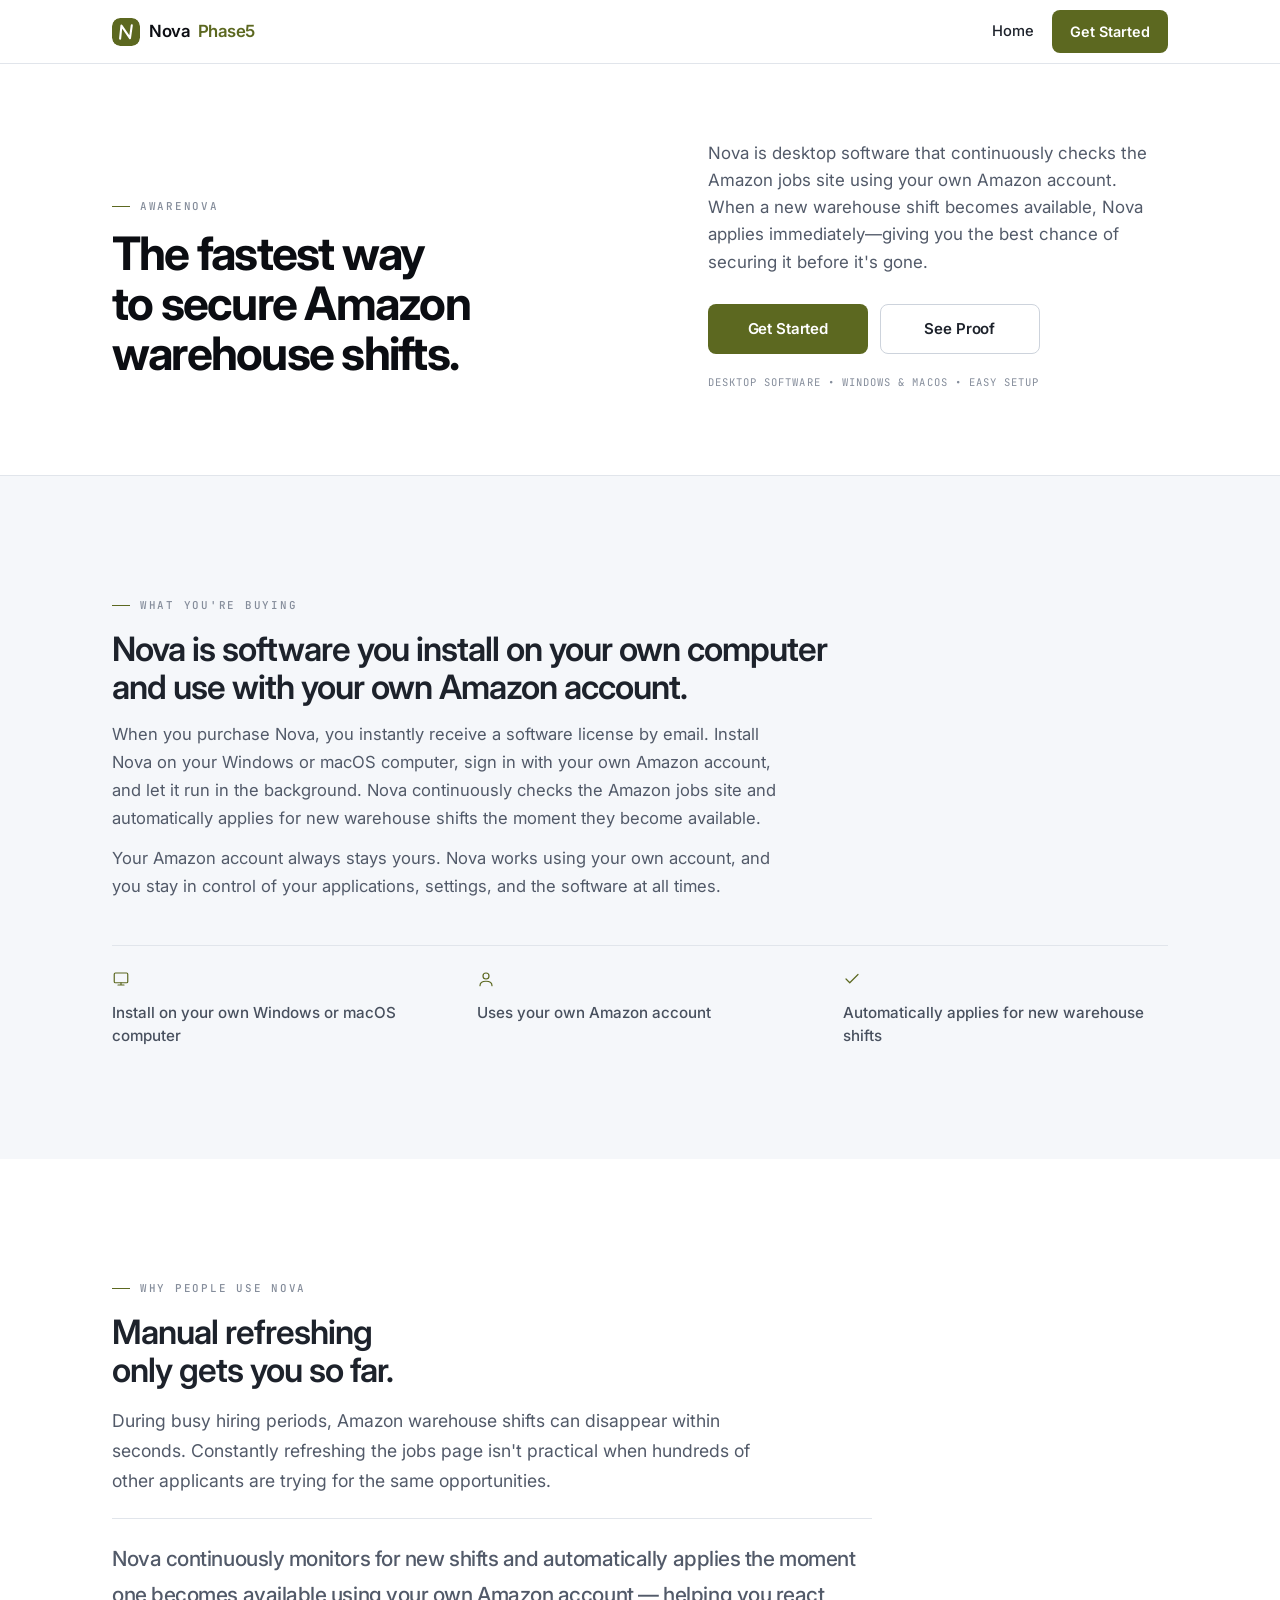
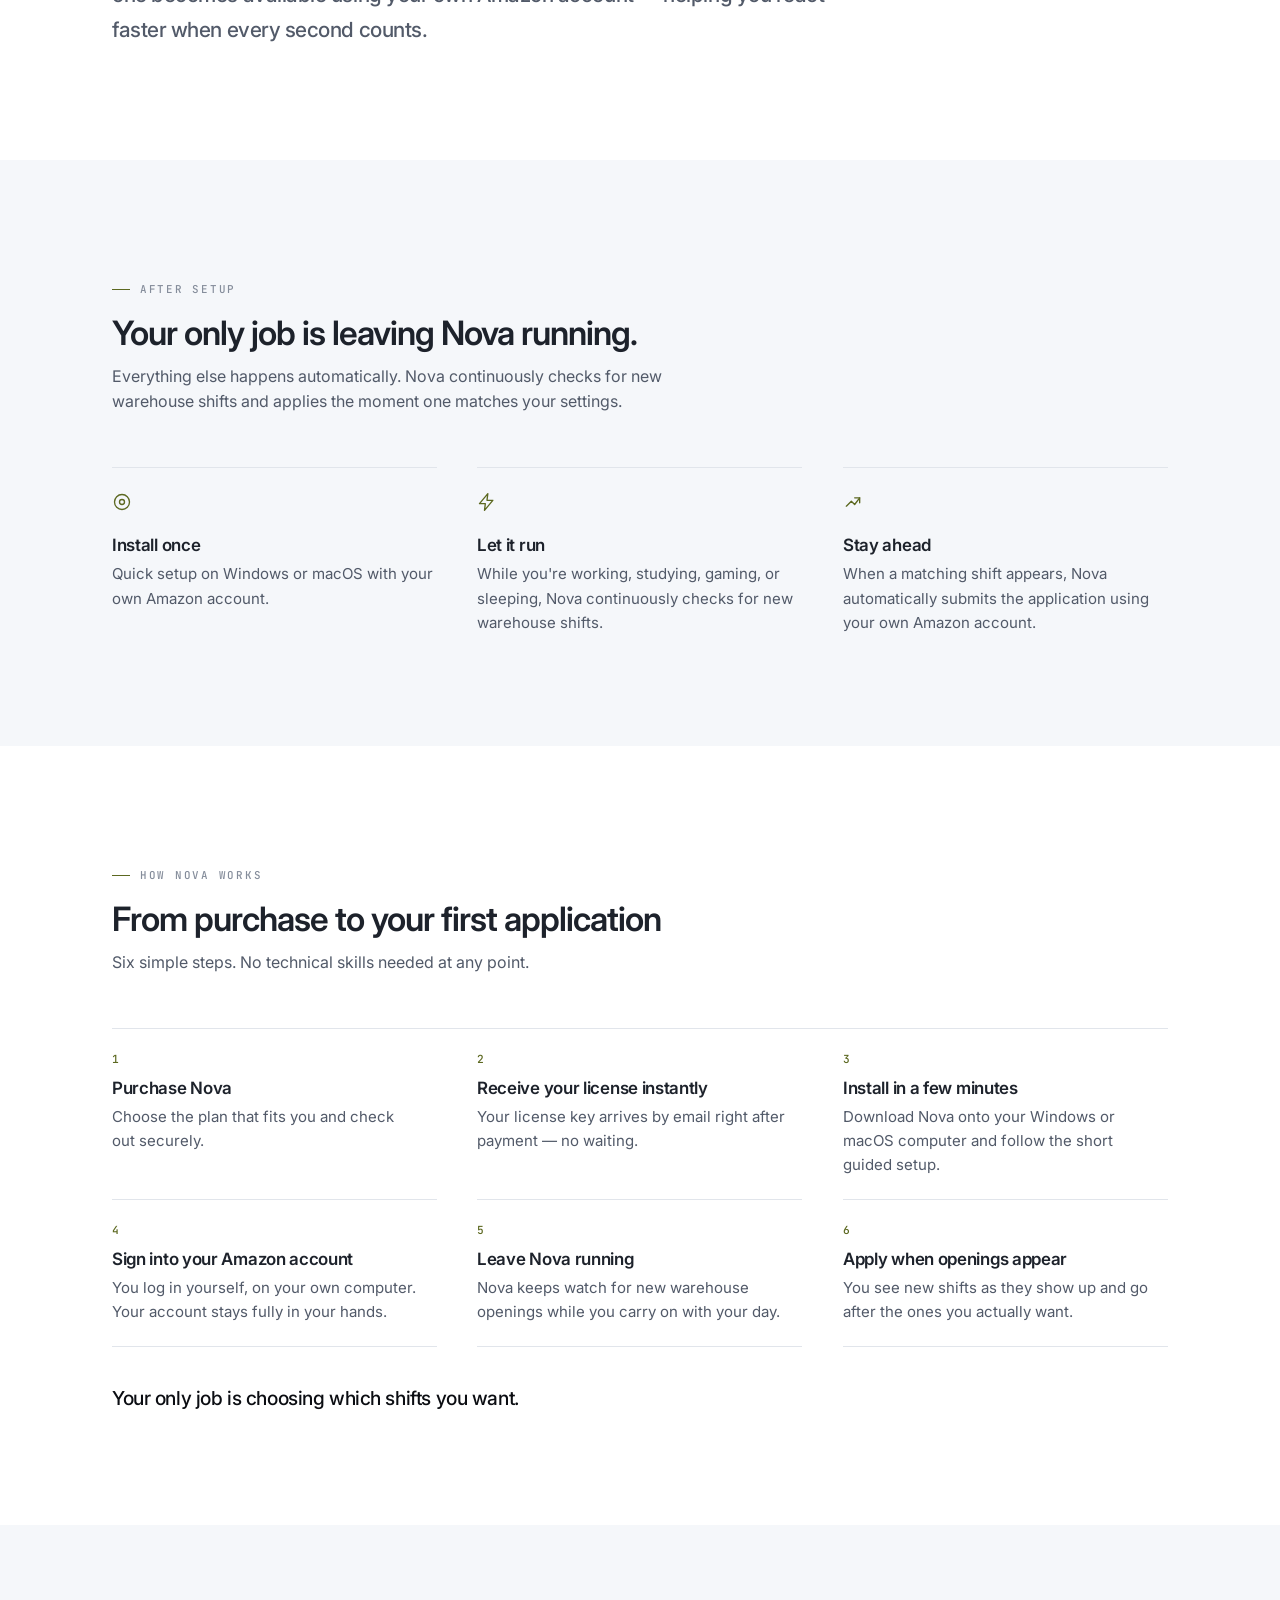
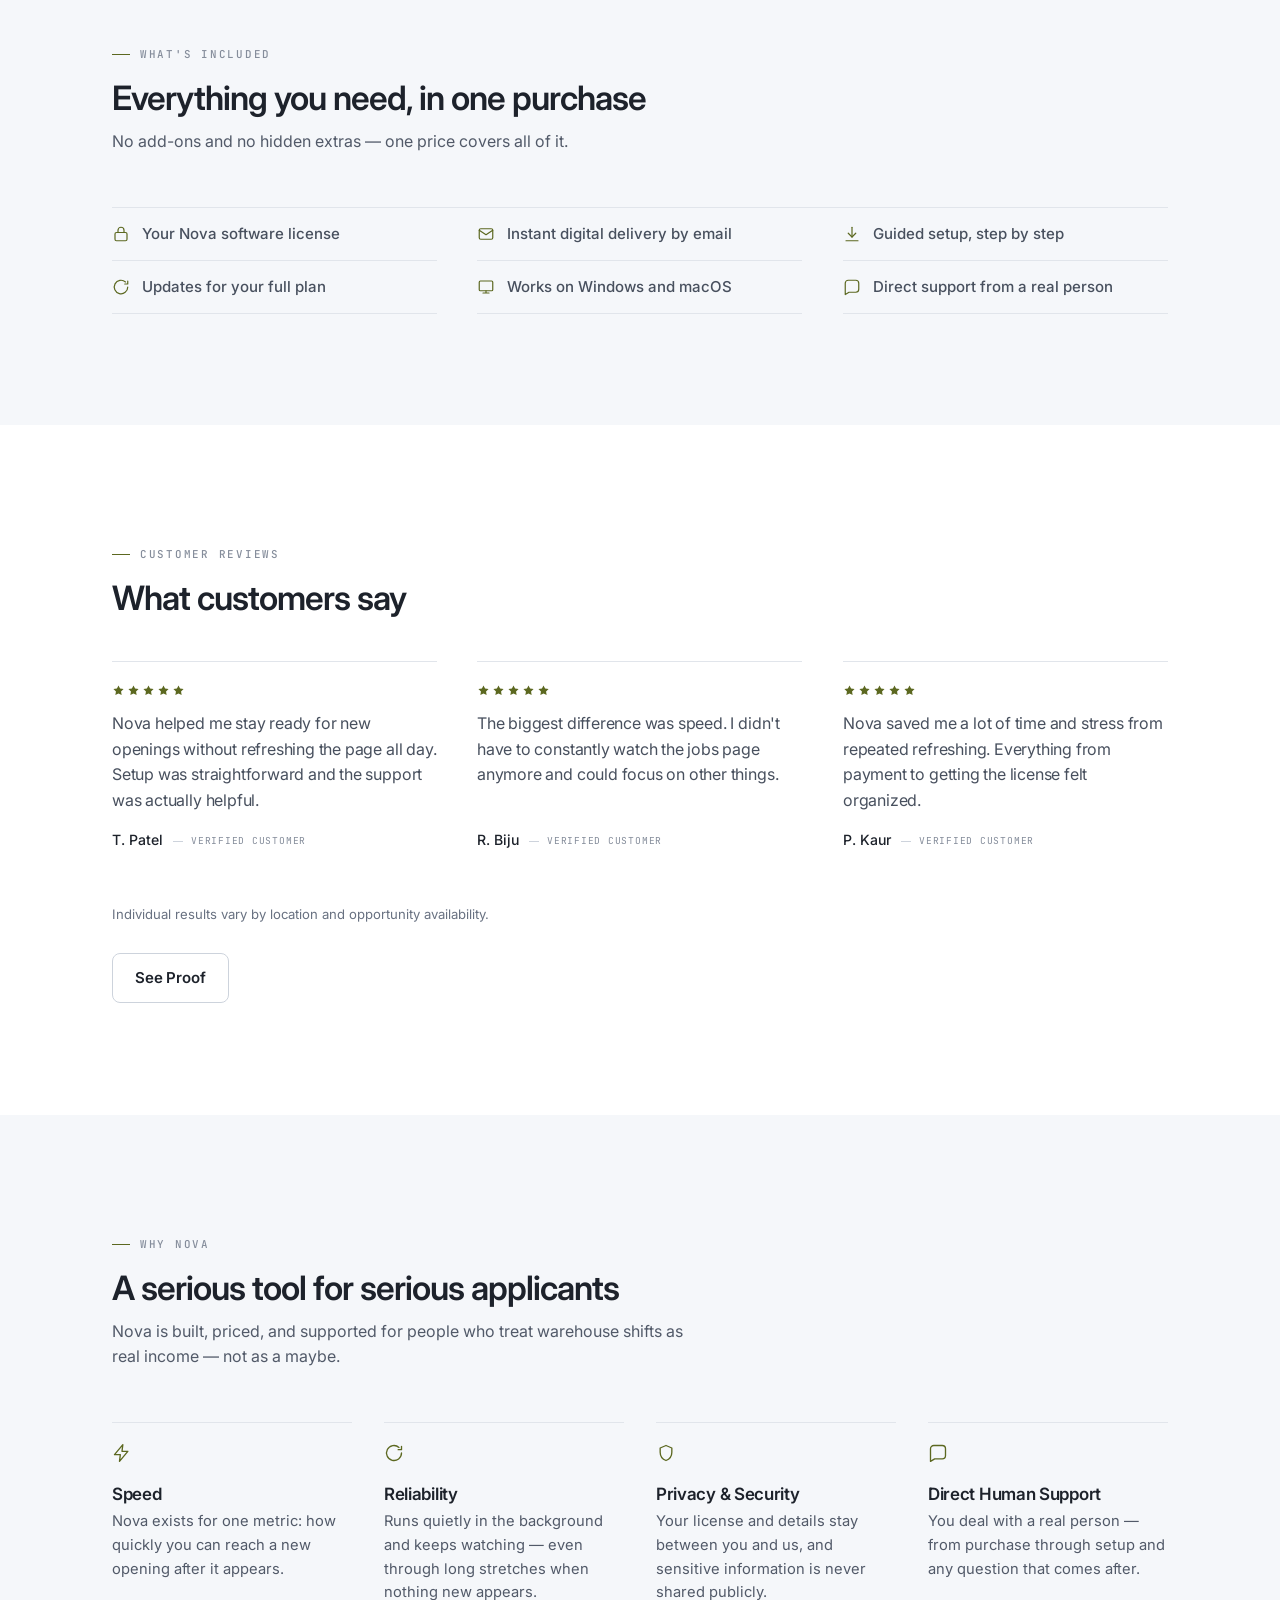
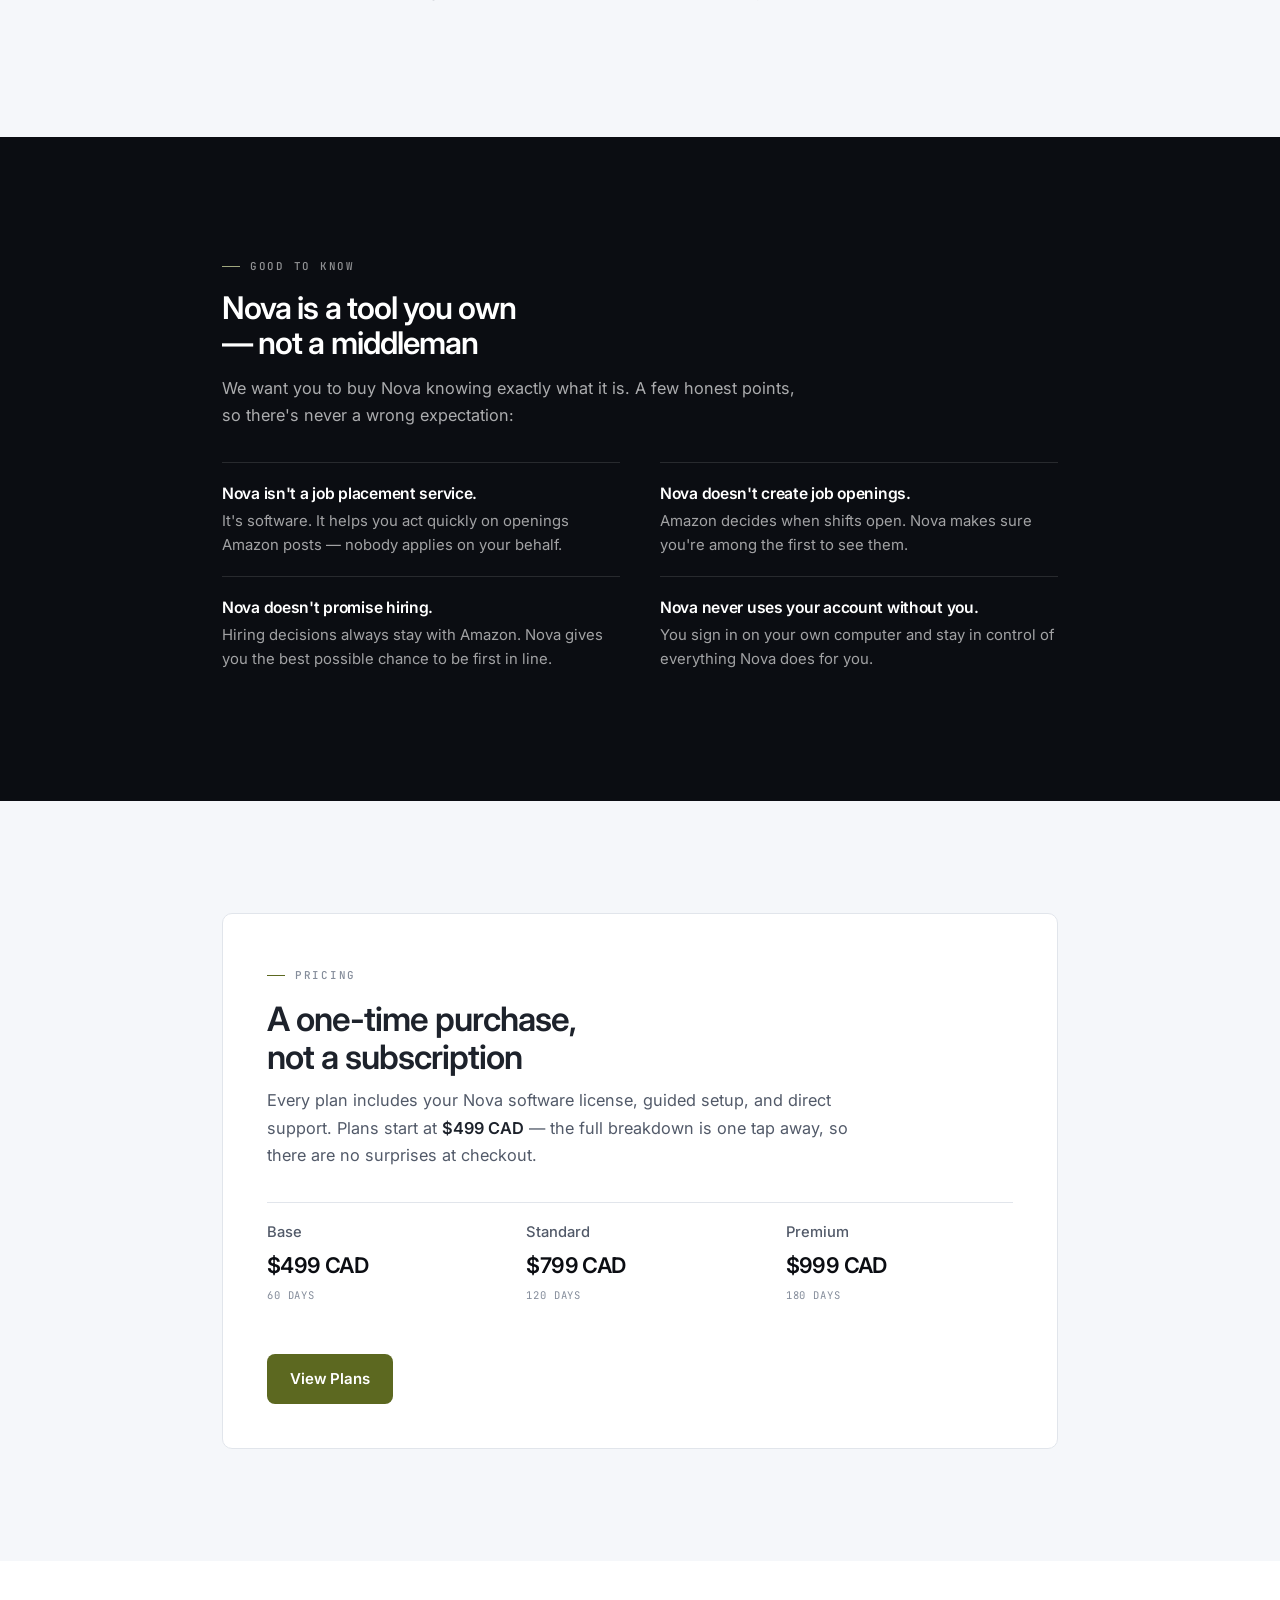
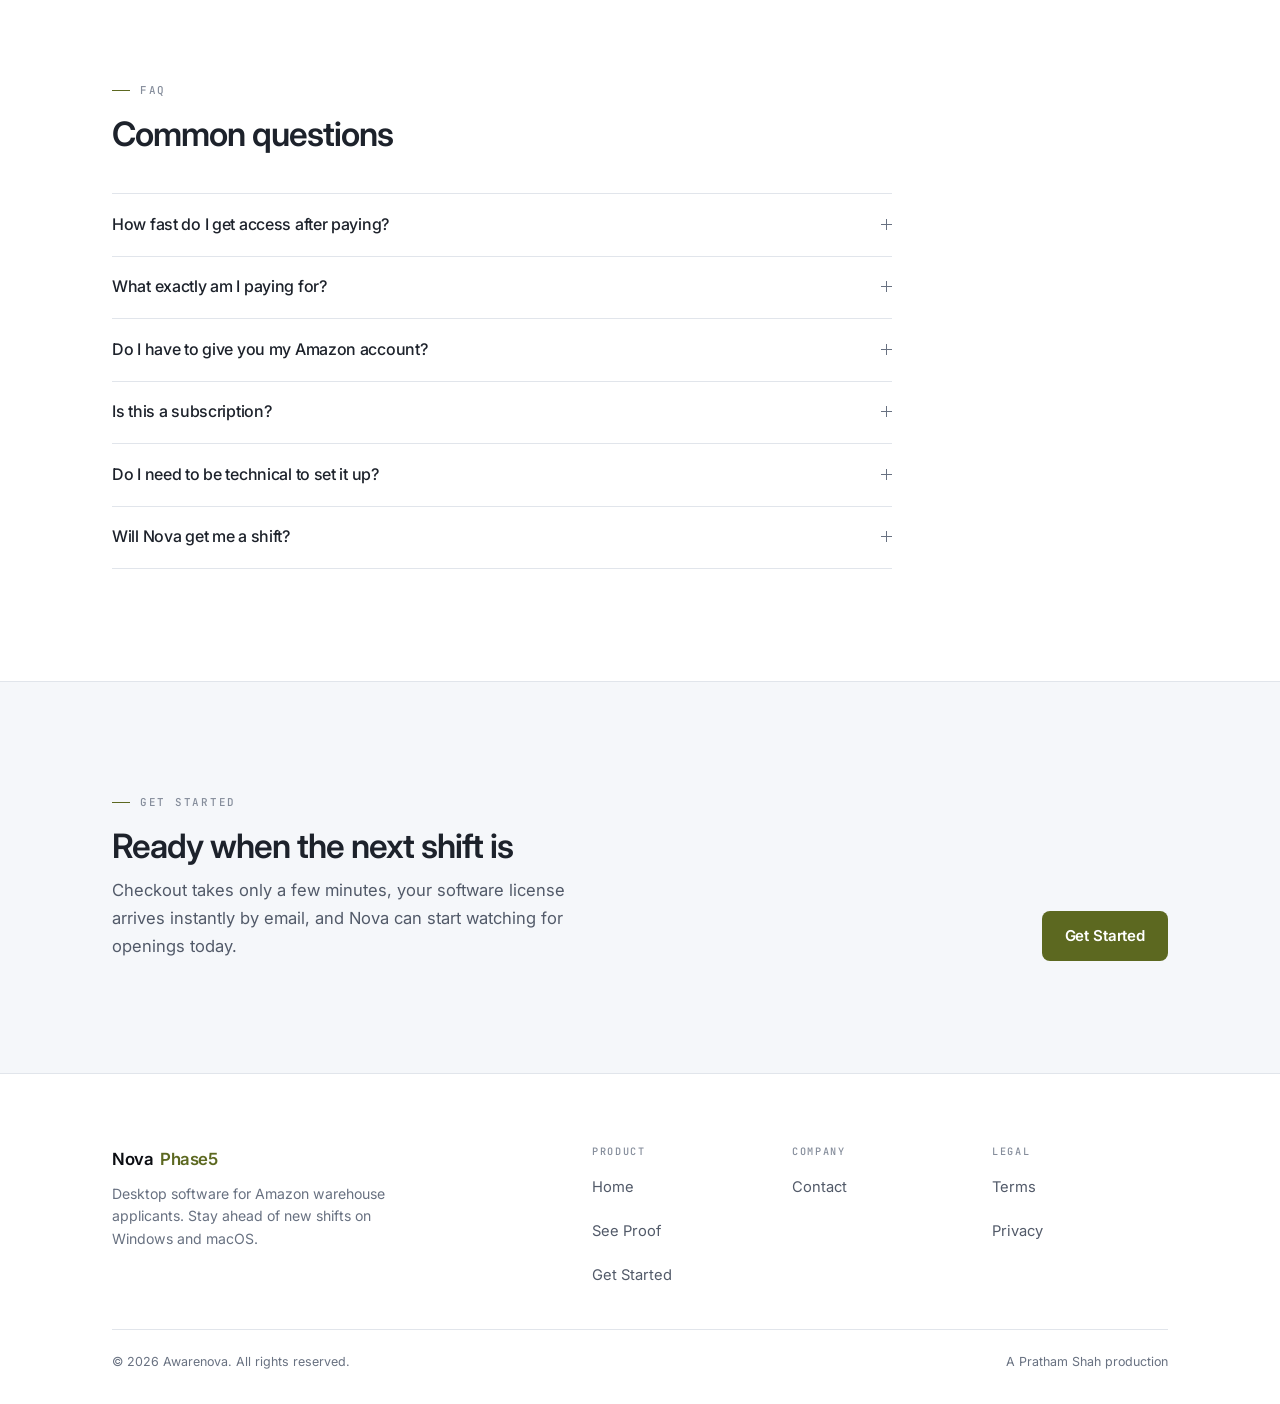
<file: index.html>
<!DOCTYPE html>
<html lang="en">
<head>
  <meta charset="UTF-8" />
  <meta name="viewport" content="width=device-width, initial-scale=1.0, viewport-fit=cover" />
  <title>Nova Phase5 — The fastest way to secure Amazon warehouse shifts</title>
  <meta name="description" content="Nova is desktop software for Amazon warehouse applicants. It watches for new warehouse openings on your own computer so you can apply first. Windows and macOS." />
  <meta name="theme-color" content="#FFFFFF" />

  <!-- Favicon / touch icon -->
  <link rel="icon" href="assets/favicon.ico" sizes="any" />
  <link rel="icon" type="image/png" sizes="32x32" href="assets/favicon-32.png" />
  <link rel="icon" type="image/png" sizes="192x192" href="assets/favicon-192.png" />
  <link rel="apple-touch-icon" sizes="180x180" href="assets/apple-touch-icon.png" />

  <!-- Open Graph (awarenova.ca) -->
  <meta property="og:title" content="Nova Phase5 — Secure Amazon warehouse shifts faster" />
  <meta property="og:description" content="Desktop software that applies for new Amazon warehouse shifts." />
  <meta property="og:type" content="website" />
  <!-- TODO: set absolute URL + share image once deployed to awarenova.ca -->
  <!-- <meta property="og:url" content="https://awarenova.ca/" /> -->
  <!-- <meta property="og:image" content="https://awarenova.ca/assets/images/og.png" /> -->

  <!-- Fonts: Inter (display + body), JetBrains Mono (micro-labels) -->
  <link rel="preconnect" href="https://fonts.googleapis.com" />
  <link rel="preconnect" href="https://fonts.gstatic.com" crossorigin />
  <link href="https://fonts.googleapis.com/css2?family=Inter:wght@400;500;600;700&family=JetBrains+Mono:wght@400;500&display=swap" rel="stylesheet" />

  <!-- Dynamic accent: runs before first paint so the page never
       flashes the fallback colour. Curated palette, client-side
       only, no storage. See js/accent.js. -->
  <script src="js/accent.js"></script>

  <!-- Styles: global + page-specific -->
  <link rel="stylesheet" href="css/global.css" />
  <link rel="stylesheet" href="css/home.css" />
  <link rel="stylesheet" href="css/faq.css" />
</head>
<body>

  <!-- ============ NAVIGATION ============
       Simplified to Home / Get Started. Everything else
       lives in the footer. Duplicated across pages so the site
       needs no build step — update here AND in every /pages file. -->
  <nav class="site-nav">
    <div class="container">
      <a href="index.html" class="nav-logo"><svg class="nav-badge" viewBox="0 0 48 48" aria-hidden="true" focusable="false"><rect class="badge-bg" width="48" height="48" rx="14"/><path class="badge-n" d="M 13.9 35.3 L 16.2 13.0 L 30.8 34.6 L 33.9 12.7"/></svg>Nova<span class="mark">Phase5</span></a>

      <button class="nav-toggle" aria-label="Open menu" aria-expanded="false" aria-controls="nav-links">
        <span></span><span></span><span></span>
      </button>

      <ul class="nav-links" id="nav-links">
        <li><a href="index.html" class="active" aria-current="page">Home</a></li>
        <!-- TODO (Account Login): enable once customer accounts exist
        <li><a href="pages/login.html">Sign in</a></li>
        -->
        <li><a href="pages/pricing.html" class="nav-cta">Get Started</a></li>
      </ul>
    </div>
  </nav>

  <main>

    <!-- ============ 1. HERO ============
         Headline stays fixed. The intro's job is to say
         "this is software" in the first sentence, so nobody
         reads on thinking we place people in jobs. -->
    <header class="hero" id="hero">
      <div class="container">
        <div class="hero-lead">
          <span class="eyebrow">Awarenova</span>
          <h1>The fastest way to secure Amazon warehouse shifts.</h1>
        </div>
        <div class="hero-support">
          <p class="hero-intro">
            Nova is desktop software that continuously checks the Amazon jobs site using your own Amazon account. When a new warehouse shift becomes available, Nova applies immediately—giving you the best chance of securing it before it's gone.
          </p>
          <div class="hero-actions">
            <a href="pages/pricing.html" class="btn btn-primary btn-block">Get Started</a>
            <a href="pages/proof.html" class="btn btn-secondary btn-block">See Proof</a>
          </div>
          <p class="hero-trust">Desktop software &bull; Windows &amp; macOS &bull; Easy Setup</p>
        </div>
      </div>
    </header>

    <!-- ============ 2. WHAT YOU'RE BUYING ============
         The anti-confusion section. A Marketplace buyer's first
         question is "am I paying someone to get me a job?" —
         this answers it before they ask: you're buying software
         you install, run, and control yourself. -->
    <section class="section whatis panel">
      <div class="container">
        <div class="section-head reveal">
          <span class="eyebrow">What you're buying</span>
          <h2>Nova is software you install on your own computer and use with your own Amazon account.</h2>
          <p>
            When you purchase Nova, you instantly receive a software license by email. Install Nova on your Windows or macOS computer, sign in with your own Amazon account, and let it run in the background. Nova continuously checks the Amazon jobs site and automatically applies for new warehouse shifts the moment they become available.
          </p>
          <p>
            Your Amazon account always stays yours. Nova works using your own account, and you stay in control of your applications, settings, and the software at all times.
          </p>
        </div>

        <div class="whatis-facts">
          <div class="fact-item reveal">
            <svg class="card-icon" viewBox="0 0 24 24" fill="none" stroke="currentColor" stroke-width="1.6" stroke-linecap="round" stroke-linejoin="round" aria-hidden="true">
              <rect x="3" y="4" width="18" height="13" rx="1.5" /><path d="M8 20h8M12 17v3" />
            </svg>
            <span>Install on your own Windows or macOS computer</span>
          </div>
          <div class="fact-item reveal" data-delay="60">
            <svg class="card-icon" viewBox="0 0 24 24" fill="none" stroke="currentColor" stroke-width="1.6" stroke-linecap="round" stroke-linejoin="round" aria-hidden="true">
              <circle cx="12" cy="8" r="4" /><path d="M4 21c0-4 3.6-6 8-6s8 2 8 6" />
            </svg>
            <span>Uses your own Amazon account</span>
          </div>
          <div class="fact-item reveal" data-delay="120">
            <svg class="card-icon" viewBox="0 0 24 24" fill="none" stroke="currentColor" stroke-width="1.6" stroke-linecap="round" stroke-linejoin="round" aria-hidden="true">
              <path d="M20 6 9 17l-5-5" />
            </svg>
            <span>Automatically applies for new warehouse shifts</span>
          </div>
        </div>
      </div>
    </section>

    <!-- ============ 3. REALITY HOOK ============
         The one urgency-driven section on the page. Tension comes
         from competing applicants, not from Amazon or from claims
         we can't back up. -->
    <section class="section reality">
  <div class="container">
    <div class="section-head reveal">
      <span class="eyebrow">Why people use Nova</span>

      <h2>Manual refreshing only gets you so far.</h2>

      <p>
        During busy hiring periods, Amazon warehouse shifts can disappear within seconds.
        Constantly refreshing the jobs page isn't practical when hundreds of other applicants
        are trying for the same opportunities.
      </p>

      <p class="reality-line">
        Nova continuously monitors for new shifts and automatically applies the moment one
        becomes available using your own Amazon account — helping you react faster when every
        second counts.
      </p>
    </div>
  </div>
</section>
    <!-- ============ 4. MEET NOVA ============ -->
    <section class="section meet panel">
      <div class="container">
        <div class="section-head centered reveal">
          <span class="eyebrow">AFTER SETUP</span>
          <h2>Your only job is leaving Nova running.</h2>
          <p>Everything else happens automatically. Nova continuously checks for new warehouse shifts and applies the moment one matches your settings.</p>
        </div>

        <div class="help-grid">
          <article class="help-card reveal">
            <svg class="card-icon" viewBox="0 0 24 24" fill="none" stroke="currentColor" stroke-width="1.6" stroke-linecap="round" stroke-linejoin="round" aria-hidden="true">
              <circle cx="12" cy="12" r="3" /><circle cx="12" cy="12" r="9" />
            </svg>
            <h3>Install once</h3>
            <p>Quick setup on Windows or macOS with your own Amazon account.</p>
          </article>

          <article class="help-card reveal" data-delay="80">
            <svg class="card-icon" viewBox="0 0 24 24" fill="none" stroke="currentColor" stroke-width="1.6" stroke-linecap="round" stroke-linejoin="round" aria-hidden="true">
              <path d="M13 2 3 14h7l-1 8 10-12h-7l1-8Z" />
            </svg>
            <h3>Let it run</h3>
            <p>While you're working, studying, gaming, or sleeping, Nova continuously checks for new warehouse shifts.</p>
          </article>

          <article class="help-card reveal" data-delay="160">
            <svg class="card-icon" viewBox="0 0 24 24" fill="none" stroke="currentColor" stroke-width="1.6" stroke-linecap="round" stroke-linejoin="round" aria-hidden="true">
              <path d="M4 17 10 11 14 15 20 7" /><path d="M14 7h6v6" />
            </svg>
            <h3>Stay ahead</h3>
            <p>When a matching shift appears, Nova automatically submits the application using your own Amazon account.</p>
          </article>
        </div>
      </div>
    </section>

    <!-- ============ 5. HOW NOVA WORKS ============
         Six plain-English steps from purchase to first
         application. Deliberately no backend language — this
         reads like instructions a friend would give you. -->
    <section class="section how">
      <div class="container">
        <div class="section-head centered reveal">
          <span class="eyebrow">How Nova works</span>
          <h2>From purchase to your first application</h2>
          <p>Six simple steps. No technical skills needed at any point.</p>
        </div>

        <ol class="steps">
          <li class="step reveal">
            <span class="step-num">1</span>
            <h3>Purchase Nova</h3>
            <p>Choose the plan that fits you and check out securely.</p>
          </li>
          <li class="step reveal" data-delay="60">
            <span class="step-num">2</span>
            <h3>Receive your license instantly</h3>
            <p>Your license key arrives by email right after payment — no waiting.</p>
          </li>
          <li class="step reveal" data-delay="120">
            <span class="step-num">3</span>
            <h3>Install in a few minutes</h3>
            <p>Download Nova onto your Windows or macOS computer and follow the short guided setup.</p>
          </li>
          <li class="step reveal" data-delay="180">
            <span class="step-num">4</span>
            <h3>Sign into your Amazon account</h3>
            <p>You log in yourself, on your own computer. Your account stays fully in your hands.</p>
          </li>
          <li class="step reveal" data-delay="240">
            <span class="step-num">5</span>
            <h3>Leave Nova running</h3>
            <p>Nova keeps watch for new warehouse openings while you carry on with your day.</p>
          </li>
          <li class="step reveal" data-delay="300">
            <span class="step-num">6</span>
            <h3>Apply when openings appear</h3>
            <p>You see new shifts as they show up and go after the ones you actually want.</p>
          </li>
        </ol>

        <p class="how-outro reveal">Your only job is choosing which shifts you want.</p>
      </div>
    </section>

    <!-- ============ 6. WHAT'S INCLUDED ============
         Replaces the old "Instant Access" section — same layout,
         but now it answers "what do I actually get for my money?"
         in one glance. -->
    <section class="section included panel">
      <div class="container">
        <div class="section-head centered reveal">
          <span class="eyebrow">What's included</span>
          <h2>Everything you need, in one purchase</h2>
          <p>No add-ons and no hidden extras — one price covers all of it.</p>
        </div>

        <div class="instant-grid included-grid">
          <div class="instant-item reveal">
            <svg class="card-icon" viewBox="0 0 24 24" fill="none" stroke="currentColor" stroke-width="1.6" stroke-linecap="round" stroke-linejoin="round" aria-hidden="true">
              <rect x="4" y="10" width="16" height="11" rx="2" /><path d="M8 10V7a4 4 0 0 1 8 0v3" />
            </svg>
            <span>Your Nova software license</span>
          </div>
          <div class="instant-item reveal" data-delay="60">
            <svg class="card-icon" viewBox="0 0 24 24" fill="none" stroke="currentColor" stroke-width="1.6" stroke-linecap="round" stroke-linejoin="round" aria-hidden="true">
              <rect x="3" y="5" width="18" height="14" rx="2" /><path d="m3 7 9 6 9-6" />
            </svg>
            <span>Instant digital delivery by email</span>
          </div>
          <div class="instant-item reveal" data-delay="120">
            <svg class="card-icon" viewBox="0 0 24 24" fill="none" stroke="currentColor" stroke-width="1.6" stroke-linecap="round" stroke-linejoin="round" aria-hidden="true">
              <path d="M12 3v13" /><path d="m7 11 5 5 5-5" /><path d="M4 21h16" />
            </svg>
            <span>Guided setup, step by step</span>
          </div>
          <div class="instant-item reveal" data-delay="180">
            <svg class="card-icon" viewBox="0 0 24 24" fill="none" stroke="currentColor" stroke-width="1.6" stroke-linecap="round" stroke-linejoin="round" aria-hidden="true">
              <path d="M21 12a9 9 0 1 1-3-6.7" /><path d="M21 4v4h-4" />
            </svg>
            <span>Updates for your full plan</span>
          </div>
          <div class="instant-item reveal" data-delay="240">
            <svg class="card-icon" viewBox="0 0 24 24" fill="none" stroke="currentColor" stroke-width="1.6" stroke-linecap="round" stroke-linejoin="round" aria-hidden="true">
              <rect x="3" y="4" width="18" height="13" rx="1.5" /><path d="M8 20h8M12 17v3" />
            </svg>
            <span>Works on Windows and macOS</span>
          </div>
          <div class="instant-item reveal" data-delay="300">
            <svg class="card-icon" viewBox="0 0 24 24" fill="none" stroke="currentColor" stroke-width="1.6" stroke-linecap="round" stroke-linejoin="round" aria-hidden="true">
              <path d="M21 15a4 4 0 0 1-4 4H8l-5 3V7a4 4 0 0 1 4-4h10a4 4 0 0 1 4 4Z" />
            </svg>
            <span>Direct support from a real person</span>
          </div>
        </div>
      </div>
    </section>

    <!-- ============ 7. REVIEWS PREVIEW ============
         A tease, not the full proof page. Two/three compact
         cards pulled from the REVIEWS array on See Proof
         (js/proof.js) — keep the wording in sync with it. -->
    <section class="section reviews-preview">
      <div class="container">
        <div class="section-head centered reveal">
          <span class="eyebrow">Customer reviews</span>
          <h2>What customers say</h2>
        </div>

        <div class="rp-grid">
          <figure class="rp-card reveal">
            <div class="rp-stars" aria-label="Rated 5 out of 5 stars">
              <svg viewBox="0 0 24 24" fill="currentColor" aria-hidden="true"><path d="M12 2.6l2.9 5.9 6.5.95-4.7 4.6 1.1 6.45L12 17.45 6.2 20.5l1.1-6.45-4.7-4.6 6.5-.95z"/></svg>
              <svg viewBox="0 0 24 24" fill="currentColor" aria-hidden="true"><path d="M12 2.6l2.9 5.9 6.5.95-4.7 4.6 1.1 6.45L12 17.45 6.2 20.5l1.1-6.45-4.7-4.6 6.5-.95z"/></svg>
              <svg viewBox="0 0 24 24" fill="currentColor" aria-hidden="true"><path d="M12 2.6l2.9 5.9 6.5.95-4.7 4.6 1.1 6.45L12 17.45 6.2 20.5l1.1-6.45-4.7-4.6 6.5-.95z"/></svg>
              <svg viewBox="0 0 24 24" fill="currentColor" aria-hidden="true"><path d="M12 2.6l2.9 5.9 6.5.95-4.7 4.6 1.1 6.45L12 17.45 6.2 20.5l1.1-6.45-4.7-4.6 6.5-.95z"/></svg>
              <svg viewBox="0 0 24 24" fill="currentColor" aria-hidden="true"><path d="M12 2.6l2.9 5.9 6.5.95-4.7 4.6 1.1 6.45L12 17.45 6.2 20.5l1.1-6.45-4.7-4.6 6.5-.95z"/></svg>
            </div>
            <blockquote>Nova helped me stay ready for new openings without refreshing the page all day. Setup was straightforward and the support was actually helpful.</blockquote>
            <figcaption>T. Patel <span class="rp-verified">Verified Customer</span></figcaption>
          </figure>

          <figure class="rp-card reveal" data-delay="80">
            <div class="rp-stars" aria-label="Rated 5 out of 5 stars">
              <svg viewBox="0 0 24 24" fill="currentColor" aria-hidden="true"><path d="M12 2.6l2.9 5.9 6.5.95-4.7 4.6 1.1 6.45L12 17.45 6.2 20.5l1.1-6.45-4.7-4.6 6.5-.95z"/></svg>
              <svg viewBox="0 0 24 24" fill="currentColor" aria-hidden="true"><path d="M12 2.6l2.9 5.9 6.5.95-4.7 4.6 1.1 6.45L12 17.45 6.2 20.5l1.1-6.45-4.7-4.6 6.5-.95z"/></svg>
              <svg viewBox="0 0 24 24" fill="currentColor" aria-hidden="true"><path d="M12 2.6l2.9 5.9 6.5.95-4.7 4.6 1.1 6.45L12 17.45 6.2 20.5l1.1-6.45-4.7-4.6 6.5-.95z"/></svg>
              <svg viewBox="0 0 24 24" fill="currentColor" aria-hidden="true"><path d="M12 2.6l2.9 5.9 6.5.95-4.7 4.6 1.1 6.45L12 17.45 6.2 20.5l1.1-6.45-4.7-4.6 6.5-.95z"/></svg>
              <svg viewBox="0 0 24 24" fill="currentColor" aria-hidden="true"><path d="M12 2.6l2.9 5.9 6.5.95-4.7 4.6 1.1 6.45L12 17.45 6.2 20.5l1.1-6.45-4.7-4.6 6.5-.95z"/></svg>
            </div>
            <blockquote>The biggest difference was speed. I didn't have to constantly watch the jobs page anymore and could focus on other things.</blockquote>
            <figcaption>R. Biju <span class="rp-verified">Verified Customer</span></figcaption>
          </figure>

          <figure class="rp-card reveal" data-delay="160">
            <div class="rp-stars" aria-label="Rated 5 out of 5 stars">
              <svg viewBox="0 0 24 24" fill="currentColor" aria-hidden="true"><path d="M12 2.6l2.9 5.9 6.5.95-4.7 4.6 1.1 6.45L12 17.45 6.2 20.5l1.1-6.45-4.7-4.6 6.5-.95z"/></svg>
              <svg viewBox="0 0 24 24" fill="currentColor" aria-hidden="true"><path d="M12 2.6l2.9 5.9 6.5.95-4.7 4.6 1.1 6.45L12 17.45 6.2 20.5l1.1-6.45-4.7-4.6 6.5-.95z"/></svg>
              <svg viewBox="0 0 24 24" fill="currentColor" aria-hidden="true"><path d="M12 2.6l2.9 5.9 6.5.95-4.7 4.6 1.1 6.45L12 17.45 6.2 20.5l1.1-6.45-4.7-4.6 6.5-.95z"/></svg>
              <svg viewBox="0 0 24 24" fill="currentColor" aria-hidden="true"><path d="M12 2.6l2.9 5.9 6.5.95-4.7 4.6 1.1 6.45L12 17.45 6.2 20.5l1.1-6.45-4.7-4.6 6.5-.95z"/></svg>
              <svg viewBox="0 0 24 24" fill="currentColor" aria-hidden="true"><path d="M12 2.6l2.9 5.9 6.5.95-4.7 4.6 1.1 6.45L12 17.45 6.2 20.5l1.1-6.45-4.7-4.6 6.5-.95z"/></svg>
            </div>
            <blockquote>Nova saved me a lot of time and stress from repeated refreshing. Everything from payment to getting the license felt organized.</blockquote>
            <figcaption>P. Kaur <span class="rp-verified">Verified Customer</span></figcaption>
          </figure>
        </div>

        <p class="rp-note reveal">Individual results vary by location and opportunity availability.</p>

        <div class="cta-row reveal">
          <a href="pages/proof.html" class="btn btn-secondary">See Proof</a>
        </div>
      </div>
    </section>

    <!-- ============ 8. WHY NOVA ============ -->
    <section class="section why panel">
      <div class="container">
        <div class="section-head centered reveal">
          <span class="eyebrow">Why Nova</span>
          <h2>A serious tool for serious applicants</h2>
          <p>Nova is built, priced, and supported for people who treat warehouse shifts as real income — not as a maybe.</p>
        </div>

        <div class="why-grid">
          <article class="why-card reveal">
            <svg class="card-icon" viewBox="0 0 24 24" fill="none" stroke="currentColor" stroke-width="1.6" stroke-linecap="round" stroke-linejoin="round" aria-hidden="true">
              <path d="M13 2 3 14h7l-1 8 10-12h-7l1-8Z" />
            </svg>
            <h3>Speed</h3>
            <p>Nova exists for one metric: how quickly you can reach a new opening after it appears.</p>
          </article>

          <article class="why-card reveal" data-delay="60">
            <svg class="card-icon" viewBox="0 0 24 24" fill="none" stroke="currentColor" stroke-width="1.6" stroke-linecap="round" stroke-linejoin="round" aria-hidden="true">
              <path d="M21 12a9 9 0 1 1-3-6.7" /><path d="M21 4v4h-4" />
            </svg>
            <h3>Reliability</h3>
            <p>Runs quietly in the background and keeps watching — even through long stretches when nothing new appears.</p>
          </article>

          <article class="why-card reveal" data-delay="120">
            <svg class="card-icon" viewBox="0 0 24 24" fill="none" stroke="currentColor" stroke-width="1.6" stroke-linecap="round" stroke-linejoin="round" aria-hidden="true">
              <path d="M12 3 5 6v5c0 4.6 3 8.4 7 10 4-1.6 7-5.4 7-10V6l-7-3Z" />
            </svg>
            <h3>Privacy &amp; Security</h3>
            <p>Your license and details stay between you and us, and sensitive information is never shared publicly.</p>
          </article>

          <article class="why-card reveal" data-delay="180">
            <svg class="card-icon" viewBox="0 0 24 24" fill="none" stroke="currentColor" stroke-width="1.6" stroke-linecap="round" stroke-linejoin="round" aria-hidden="true">
              <path d="M21 15a4 4 0 0 1-4 4H8l-5 3V7a4 4 0 0 1 4-4h10a4 4 0 0 1 4 4Z" />
            </svg>
            <h3>Direct Human Support</h3>
            <p>You deal with a real person — from purchase through setup and any question that comes after.</p>
          </article>
        </div>
      </div>
    </section>

    <!-- ============ 9. GOOD TO KNOW ============
         Honest expectations, framed positively. This block does
         quiet trust work for buyers who've been burned by "pay
         me and I'll get you hired" offers on Marketplace. -->
    <section class="section clarity">
      <div class="container">
        <div class="clarity-card reveal">
          <span class="eyebrow">Good to know</span>
          <h2>Nova is a tool you own — not a middleman</h2>
          <p class="clarity-intro">
            We want you to buy Nova knowing exactly what it is. A few honest
            points, so there's never a wrong expectation:
          </p>

          <ul class="clarity-list">
            <li class="reveal">
              <strong>Nova isn't a job placement service.</strong>
              It's software. It helps you act quickly on openings Amazon posts — nobody applies on your behalf.
            </li>
            <li class="reveal" data-delay="60">
              <strong>Nova doesn't create job openings.</strong>
              Amazon decides when shifts open. Nova makes sure you're among the first to see them.
            </li>
            <li class="reveal" data-delay="120">
              <strong>Nova doesn't promise hiring.</strong>
              Hiring decisions always stay with Amazon. Nova gives you the best possible chance to be first in line.
            </li>
            <li class="reveal" data-delay="180">
              <strong>Nova never uses your account without you.</strong>
              You sign in on your own computer and stay in control of everything Nova does for you.
            </li>
          </ul>
        </div>
      </div>
    </section>

    <!-- ============ 10. PRICING SIGNAL ============
         Not a pricing page — just enough that nobody is
         surprised at checkout. The figures below are rendered
         from js/home.js (HOME_PLANS), which mirrors the PLANS
         config in js/checkout.js. Keep them in sync. -->
    <section class="section price-signal panel">
      <div class="container">
        <div class="price-card reveal">
          <span class="eyebrow">Pricing</span>
          <h2>A one-time purchase, not a subscription</h2>
          <p>
            Every plan includes your Nova software license, guided setup, and
            direct support. Plans start at <strong data-plan-price="base">$499 CAD</strong>
            — the full breakdown is one tap away, so there are no surprises
            at checkout.
          </p>

          <ul class="price-strip" data-plan-strip>
            <li><span class="ps-name">Base</span><span class="ps-price" data-plan-price="base">$499 CAD</span><span class="ps-meta" data-plan-duration="base">60 Days</span></li>
            <li><span class="ps-name">Standard</span><span class="ps-price" data-plan-price="standard">$799 CAD</span><span class="ps-meta" data-plan-duration="standard">120 Days</span></li>
            <li><span class="ps-name">Premium</span><span class="ps-price" data-plan-price="premium">$999 CAD</span><span class="ps-meta" data-plan-duration="premium">180 Days</span></li>
          </ul>

          <a href="pages/pricing.html" class="btn btn-primary">View Plans</a>
        </div>
      </div>
    </section>

    <!-- ============ 11. FAQ ============
         Max six questions, ordered by what a Marketplace buyer
         worries about first: delivery, what it is, account
         safety, billing, setup, and honest expectations. -->
    <section class="section faq-home">
      <div class="container">
        <div class="section-head centered reveal">
          <span class="eyebrow">FAQ</span>
          <h2>Common questions</h2>
        </div>

        <div class="faq-list">
          <details class="faq-item reveal">
            <summary>How fast do I get access after paying?</summary>
            <div class="faq-answer"><p>Your license key is emailed automatically right after checkout, usually within minutes. Setup guidance is included, so most customers are up and running the same day.</p></div>
          </details>

          <details class="faq-item reveal">
            <summary>What exactly am I paying for?</summary>
            <div class="faq-answer"><p>A license for the Nova desktop software, delivered instantly by email. You install it on your own Windows or macOS computer, and it watches for new Amazon warehouse openings for the full length of your plan — with guided setup, updates, and direct support included.</p></div>
          </details>

          <details class="faq-item reveal">
            <summary>Do I have to give you my Amazon account?</summary>
            <div class="faq-answer"><p>No — never. You sign into your Amazon account yourself, on your own computer, the same way you always do. Your account stays in your hands, and you choose which shifts to apply for.</p></div>
          </details>

          <details class="faq-item reveal">
            <summary>Is this a subscription?</summary>
            <div class="faq-answer"><p>No. Each plan is a one-time purchase that covers its full duration, with updates included. Nothing renews or charges you again automatically.</p></div>
          </details>

          <details class="faq-item reveal">
            <summary>Do I need to be technical to set it up?</summary>
            <div class="faq-answer"><p>Not at all. Setup is a short, guided process that takes a few minutes on Windows or macOS, and direct support is there if anything is unclear.</p></div>
          </details>

          <details class="faq-item reveal">
            <summary>Will Nova get me a shift?</summary>
            <div class="faq-answer"><p>Nova removes the slowest part of the process — noticing that an opening exists so you can go after it. Which shifts appear still depends on your location and timing, and hiring is always Amazon's decision, so results vary from person to person.</p></div>
          </details>
        </div>
      </div>
    </section>

    <!-- ============ 12. FINAL CTA ============ -->
    <section class="section final-cta" id="final-cta">
      <div class="container">
        <div class="final-card reveal">
          <span class="eyebrow">Get started</span>
          <h2>Ready when the next shift is</h2>
          <p>
            Checkout takes only a few minutes, your software license arrives
            instantly by email, and Nova can start watching for openings today.
          </p>
          <a href="pages/pricing.html" class="btn btn-primary">Get Started</a>
        </div>
      </div>
    </section>

  </main>

  <!-- ============ STICKY MOBILE CTA ============
       Visible from first paint on phones (css/home.css), so no
       scrolling is needed to reach it. js/home.js only hides it
       again once the final CTA is on screen, to avoid offering
       the same action twice.
       Desktop never sees it (css/home.css hides it >=720px). -->
  <div class="sticky-cta" id="sticky-cta" aria-hidden="false">
    <a href="pages/pricing.html" class="btn btn-primary btn-block">Get Started</a>
  </div>

  <!-- ============ FOOTER ============ -->
  <footer class="site-footer">
    <div class="container">
      <div class="footer-top">
        <div class="footer-brand">
          <a href="index.html" class="nav-logo">Nova<span class="mark">Phase5</span></a>
          <p>Desktop software for Amazon warehouse applicants. Stay ahead of new shifts on Windows and macOS.</p>
        </div>

        <div class="footer-cols">
          <div class="footer-col">
            <h4>Product</h4>
            <ul>
              <li><a href="index.html">Home</a></li>
              <li><a href="pages/proof.html">See Proof</a></li>
              <li><a href="pages/pricing.html">Get Started</a></li>
            </ul>
          </div>
          <div class="footer-col">
            <h4>Company</h4>
            <ul>
              <li><a href="pages/contact.html">Contact</a></li>
              <!-- TODO (Customer Portal): enable when the portal ships
              <li><a href="pages/account.html">My account</a></li>
              -->
            </ul>
          </div>
          <div class="footer-col">
            <h4>Legal</h4>
            <ul>
              <li><a href="pages/terms.html">Terms</a></li>
              <li><a href="pages/privacy.html">Privacy</a></li>
            </ul>
          </div>
        </div>
      </div>

      <div class="footer-bottom">
        <span>&copy; <span data-year>2026</span> Awarenova. All rights reserved.</span>
        <span>A Pratham Shah production</span>
      </div>
    </div>
  </footer>

  <!-- Scripts -->
  <script src="js/main.js"></script>
  <script src="js/navigation.js"></script>
  <script src="js/animations.js"></script>
  <script src="js/home.js"></script>
</body>
</html>
</file>
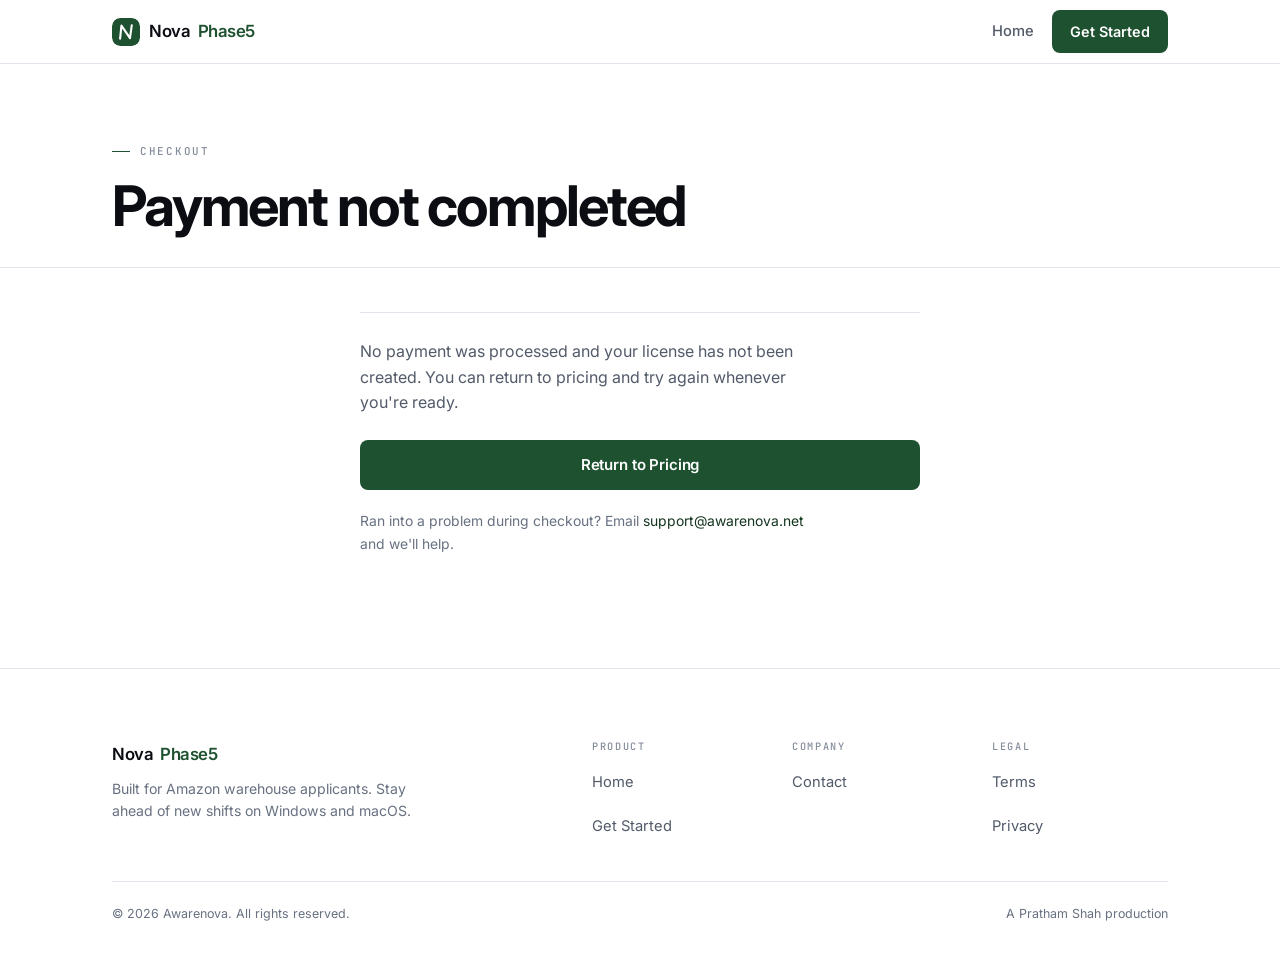
<file: pages/cancel.html>
<!DOCTYPE html>
<html lang="en">
<head>
  <meta charset="UTF-8" />
  <meta name="viewport" content="width=device-width, initial-scale=1.0, viewport-fit=cover" />
  <title>Payment Not Completed — Nova Phase5</title>
  <meta name="description" content="Your payment was not completed. No charge was made and no license was created." />
  <meta name="theme-color" content="#FFFFFF" />

  <!-- Favicon / touch icon -->
  <link rel="icon" href="../assets/favicon.ico" sizes="any" />
  <link rel="icon" type="image/png" sizes="32x32" href="../assets/favicon-32.png" />
  <link rel="icon" type="image/png" sizes="192x192" href="../assets/favicon-192.png" />
  <link rel="apple-touch-icon" sizes="180x180" href="../assets/apple-touch-icon.png" />
  <meta name="robots" content="noindex" />

  <link rel="preconnect" href="https://fonts.googleapis.com" />
  <link rel="preconnect" href="https://fonts.gstatic.com" crossorigin />
  <link href="https://fonts.googleapis.com/css2?family=Inter:wght@400;500;600;700&family=JetBrains+Mono:wght@400;500&display=swap" rel="stylesheet" />

  <!-- Dynamic accent: runs before first paint so the page never
       flashes the fallback colour. Curated palette, client-side
       only, no storage. See js/accent.js. -->
  <script src="../js/accent.js"></script>

  <link rel="stylesheet" href="../css/global.css" />
  <link rel="stylesheet" href="../css/checkout.css" />
</head>
<body>

  <!-- ============ NAVIGATION ============ -->
  <nav class="site-nav">
    <div class="container">
      <a href="../index.html" class="nav-logo"><svg class="nav-badge" viewBox="0 0 48 48" aria-hidden="true" focusable="false"><rect class="badge-bg" width="48" height="48" rx="14"/><path class="badge-n" d="M 13.9 35.3 L 16.2 13.0 L 30.8 34.6 L 33.9 12.7"/></svg>Nova<span class="mark">Phase5</span></a>
      <button class="nav-toggle" aria-label="Open menu" aria-expanded="false" aria-controls="nav-links">
        <span></span><span></span><span></span>
      </button>
      <ul class="nav-links" id="nav-links">
        <li><a href="../index.html">Home</a></li>
        <!-- TODO (Account Login): enable once customer accounts exist
        <li><a href="login.html">Sign in</a></li>
        -->
        <li><a href="pricing.html" class="nav-cta">Get Started</a></li>
      </ul>
    </div>
  </nav>

  <main>

    <header class="flow-hero">
      <div class="container">
        <span class="eyebrow">Checkout</span>
        <h1>Payment not completed</h1>
      </div>
    </header>

    <section class="section result-section">
      <div class="container">
        <div class="result-wrap">
          <div class="result-card reveal">
            <p class="result-lede">No payment was processed and your license has not been created. You can return to pricing and try again whenever you're ready.</p>
            <div class="result-actions">
              <a href="pricing.html" class="btn btn-primary btn-block">Return to Pricing</a>
            </div>
            <p class="email-note">Ran into a problem during checkout? Email <a href="mailto:support@awarenova.net" style="color:var(--accent-light)">support@awarenova.net</a> and we'll help.</p>
          </div>
        </div>
      </div>
    </section>

  </main>

  <!-- ============ FOOTER ============ -->
  <footer class="site-footer">
    <div class="container">
      <div class="footer-top">
        <div class="footer-brand">
          <a href="../index.html" class="nav-logo">Nova<span class="mark">Phase5</span></a>
          <p>Built for Amazon warehouse applicants. Stay ahead of new shifts on Windows and macOS.</p>
        </div>
        <div class="footer-cols">
          <div class="footer-col">
            <h4>Product</h4>
            <ul>
              <li><a href="../index.html">Home</a></li>
                    <li><a href="pricing.html">Get Started</a></li>
            </ul>
          </div>
          <div class="footer-col">
            <h4>Company</h4>
            <ul>
              <li><a href="contact.html">Contact</a></li>
            </ul>
          </div>
          <div class="footer-col">
            <h4>Legal</h4>
            <ul>
              <li><a href="terms.html">Terms</a></li>
              <li><a href="privacy.html">Privacy</a></li>
            </ul>
          </div>
        </div>
      </div>
      <div class="footer-bottom">
        <span>&copy; <span data-year>2026</span> Awarenova. All rights reserved.</span>
        <span>A Pratham Shah production</span>
      </div>
    </div>
  </footer>

  <script src="../js/main.js"></script>
  <script src="../js/navigation.js"></script>
  <script src="../js/animations.js"></script>
</body>
</html>
</file>
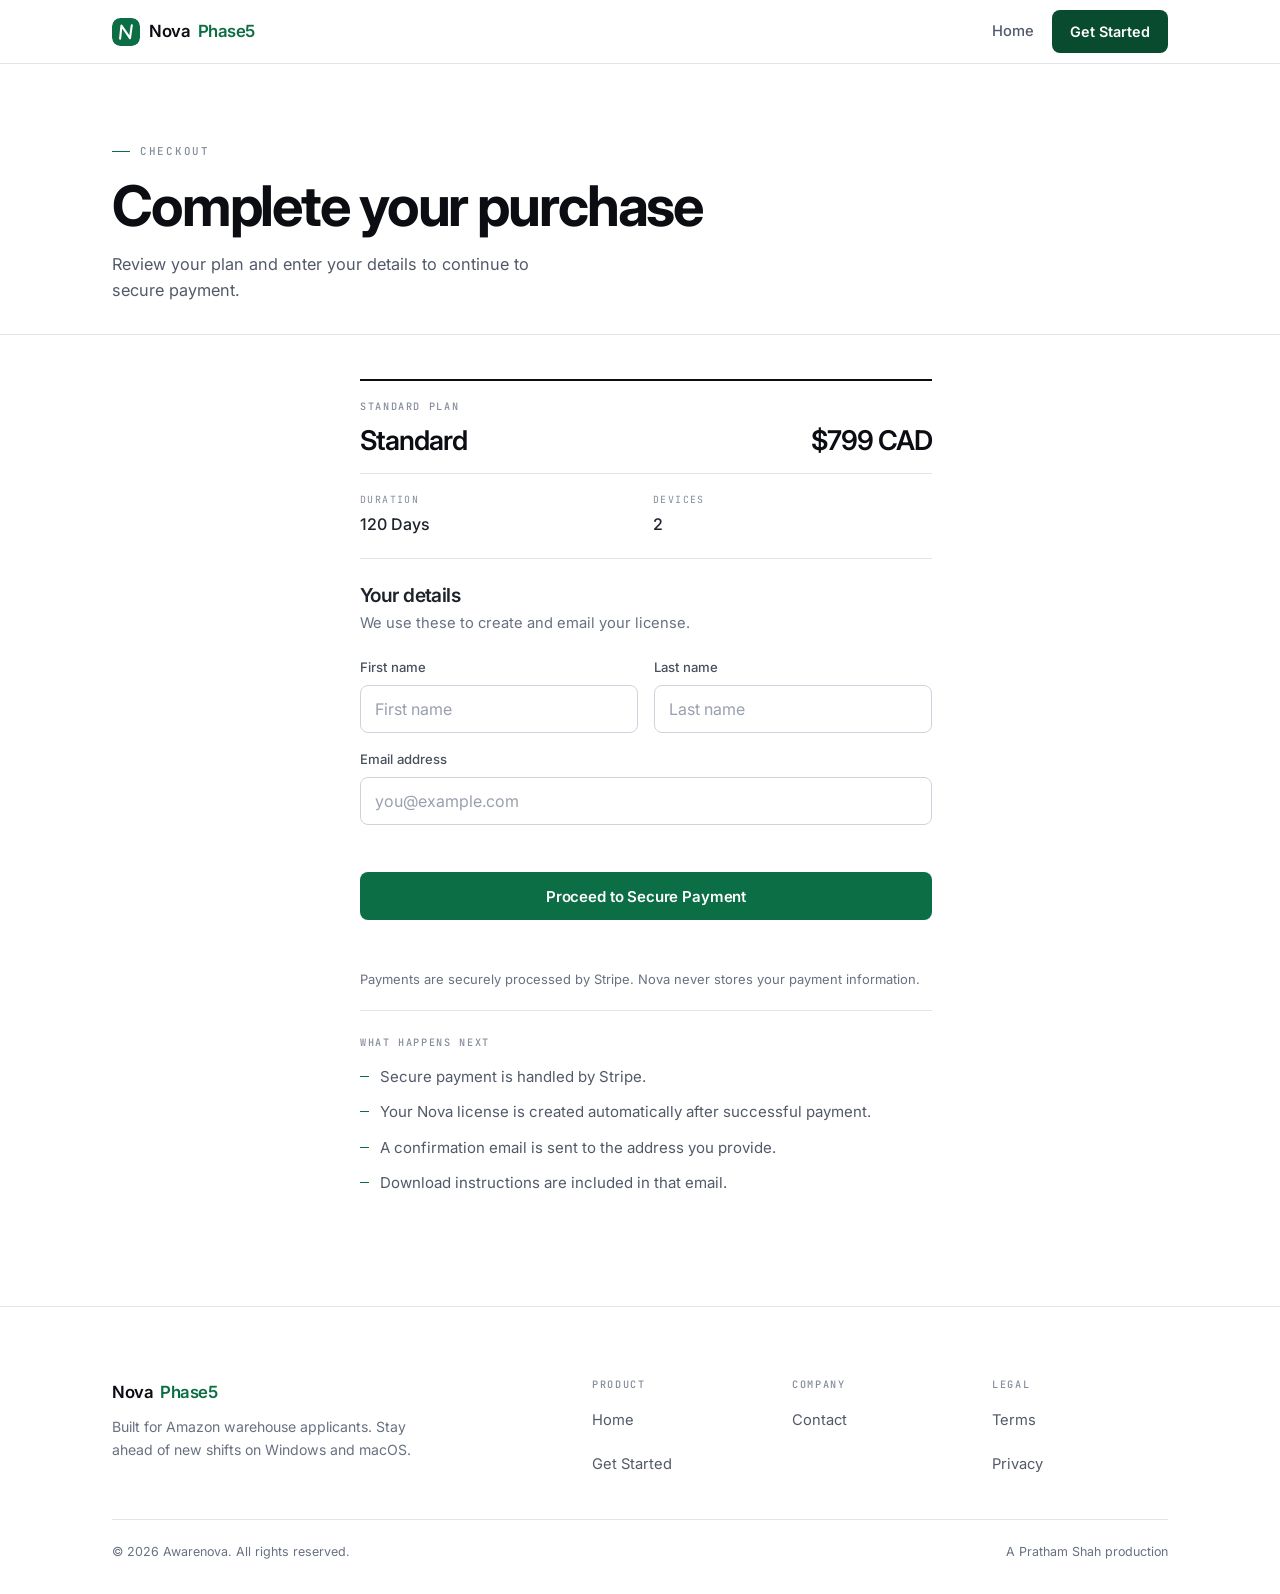
<file: pages/checkout.html>
<!DOCTYPE html>
<html lang="en">
<head>
  <meta charset="UTF-8" />
  <meta name="viewport" content="width=device-width, initial-scale=1.0, viewport-fit=cover" />
  <title>Checkout — Nova Phase5</title>
  <meta name="description" content="Complete your Nova Phase5 purchase. Enter your details and continue to secure payment." />
  <meta name="theme-color" content="#FFFFFF" />

  <!-- Favicon / touch icon -->
  <link rel="icon" href="../assets/favicon.ico" sizes="any" />
  <link rel="icon" type="image/png" sizes="32x32" href="../assets/favicon-32.png" />
  <link rel="icon" type="image/png" sizes="192x192" href="../assets/favicon-192.png" />
  <link rel="apple-touch-icon" sizes="180x180" href="../assets/apple-touch-icon.png" />
  <meta name="robots" content="noindex" />

  <link rel="preconnect" href="https://fonts.googleapis.com" />
  <link rel="preconnect" href="https://fonts.gstatic.com" crossorigin />
  <link href="https://fonts.googleapis.com/css2?family=Inter:wght@400;500;600;700&family=JetBrains+Mono:wght@400;500&display=swap" rel="stylesheet" />

  <!-- Dynamic accent: runs before first paint so the page never
       flashes the fallback colour. Curated palette, client-side
       only, no storage. See js/accent.js. -->
  <script src="../js/accent.js"></script>

  <link rel="stylesheet" href="../css/global.css" />
  <link rel="stylesheet" href="../css/checkout.css" />
</head>
<body>

  <!-- ============ NAVIGATION ============ -->
  <nav class="site-nav">
    <div class="container">
      <a href="../index.html" class="nav-logo"><svg class="nav-badge" viewBox="0 0 48 48" aria-hidden="true" focusable="false"><rect class="badge-bg" width="48" height="48" rx="14"/><path class="badge-n" d="M 13.9 35.3 L 16.2 13.0 L 30.8 34.6 L 33.9 12.7"/></svg>Nova<span class="mark">Phase5</span></a>
      <button class="nav-toggle" aria-label="Open menu" aria-expanded="false" aria-controls="nav-links">
        <span></span><span></span><span></span>
      </button>
      <ul class="nav-links" id="nav-links">
        <li><a href="../index.html">Home</a></li>
        <!-- TODO (Account Login): enable once customer accounts exist
        <li><a href="login.html">Sign in</a></li>
        -->
        <li><a href="pricing.html" class="nav-cta active" aria-current="page">Get Started</a></li>
      </ul>
    </div>
  </nav>

  <main>

    <!-- ============ CHECKOUT HERO ============ -->
    <header class="flow-hero">
      <div class="container">
        <span class="eyebrow">Checkout</span>
        <h1>Complete your purchase</h1>
        <p>Review your plan and enter your details to continue to secure payment.</p>
      </div>
    </header>

    <section class="section checkout-section">
      <div class="container">
        <div class="checkout-wrap">

          <!-- ---------- PLAN SUMMARY (populated by checkout.js) ---------- -->
          <div class="summary-card reveal">
            <span class="plan-tag" id="s-plan-tag">Plan</span>
            <div class="summary-head">
              <span class="s-name" id="s-plan-name">—</span>
              <span class="s-price" id="s-price">—</span>
            </div>
            <div class="summary-rows">
              <div class="s-item">
                <span class="k">Duration</span>
                <span class="v" id="s-duration">—</span>
              </div>
              <div class="s-item">
                <span class="k">Devices</span>
                <span class="v" id="s-devices">—</span>
              </div>
            </div>
          </div>

          <!-- ---------- PURCHASE FORM ---------- -->
          <div class="purchase-card reveal" data-delay="80">
            <h2>Your details</h2>
            <p class="form-lede">We use these to create and email your license.</p>

            <!-- No <form> action/method: submission is handled in js/checkout.js,
                 which will POST to the Railway backend once it's connected. -->
            <form class="purchase-form" id="checkout-form" novalidate>
              <input type="hidden" id="selected-plan" name="plan" value="" />

              <div class="field-pair">
                <label>First name
                  <input type="text" id="first-name" name="first_name" autocomplete="given-name" placeholder="First name" required />
                </label>
                <label>Last name
                  <input type="text" id="last-name" name="last_name" autocomplete="family-name" placeholder="Last name" required />
                </label>
              </div>

              <label>Email address
                <input type="email" id="email" name="email" autocomplete="email" placeholder="you@example.com" required />
              </label>

              <div class="form-error" id="form-error" role="alert"></div>

              <button type="submit" class="btn btn-primary btn-block pay-btn" id="pay-btn">Proceed to Secure Payment</button>
              <div class="pay-status" id="pay-status" role="status"></div>

              <p class="secure-note">Payments are securely processed by Stripe. Nova never stores your payment information.</p>
            </form>
          </div>

          <!-- ---------- WHAT HAPPENS NEXT ---------- -->
          <div class="next-card reveal" data-delay="160">
            <span class="label">What happens next</span>
            <ul class="next-list">
              <li>Secure payment is handled by Stripe.</li>
              <li>Your Nova license is created automatically after successful payment.</li>
              <li>A confirmation email is sent to the address you provide.</li>
              <li>Download instructions are included in that email.</li>
            </ul>
          </div>

        </div>
      </div>
    </section>

  </main>

  <!-- ============ FOOTER ============ -->
  <footer class="site-footer">
    <div class="container">
      <div class="footer-top">
        <div class="footer-brand">
          <a href="../index.html" class="nav-logo">Nova<span class="mark">Phase5</span></a>
          <p>Built for Amazon warehouse applicants. Stay ahead of new shifts on Windows and macOS.</p>
        </div>
        <div class="footer-cols">
          <div class="footer-col">
            <h4>Product</h4>
            <ul>
              <li><a href="../index.html">Home</a></li>
                    <li><a href="pricing.html">Get Started</a></li>
            </ul>
          </div>
          <div class="footer-col">
            <h4>Company</h4>
            <ul>
              <li><a href="contact.html">Contact</a></li>
            </ul>
          </div>
          <div class="footer-col">
            <h4>Legal</h4>
            <ul>
              <li><a href="terms.html">Terms</a></li>
              <li><a href="privacy.html">Privacy</a></li>
            </ul>
          </div>
        </div>
      </div>
      <div class="footer-bottom">
        <span>&copy; <span data-year>2026</span> Awarenova. All rights reserved.</span>
        <span>A Pratham Shah production</span>
      </div>
    </div>
  </footer>

  <script src="../js/main.js"></script>
  <script src="../js/navigation.js"></script>
  <script src="../js/animations.js"></script>
  <script src="../js/checkout.js"></script>
</body>
</html>
</file>
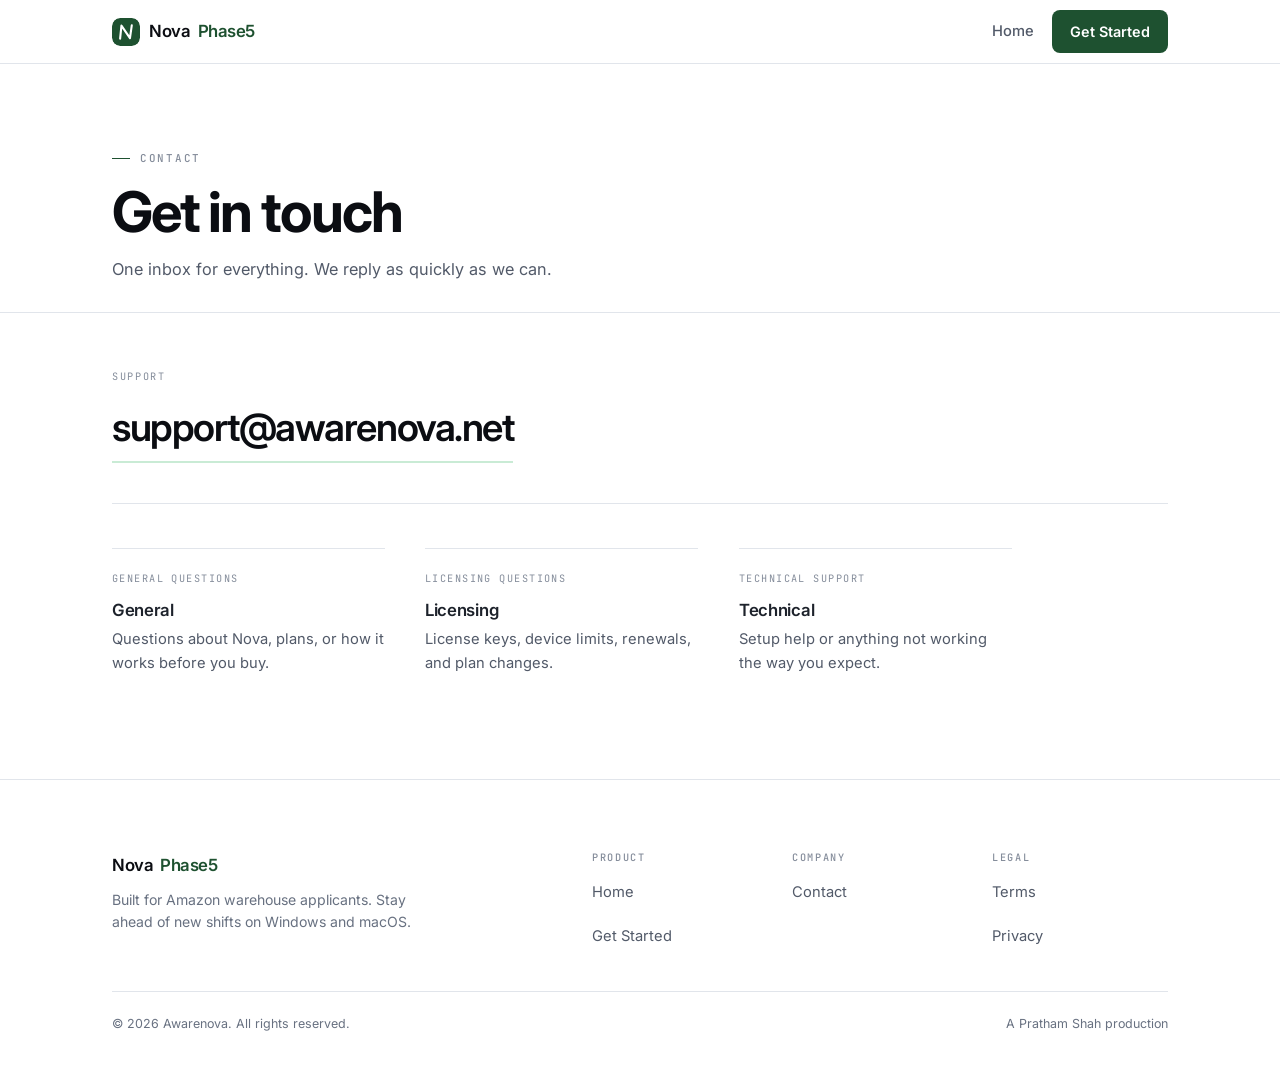
<file: pages/contact.html>
<!DOCTYPE html>
<html lang="en">
<head>
  <meta charset="UTF-8" />
  <meta name="viewport" content="width=device-width, initial-scale=1.0, viewport-fit=cover" />
  <title>Contact — Nova Phase5</title>
  <meta name="description" content="Contact Nova Phase5 support for general questions, licensing, and technical help." />
  <meta name="theme-color" content="#FFFFFF" />

  <!-- Favicon / touch icon -->
  <link rel="icon" href="../assets/favicon.ico" sizes="any" />
  <link rel="icon" type="image/png" sizes="32x32" href="../assets/favicon-32.png" />
  <link rel="icon" type="image/png" sizes="192x192" href="../assets/favicon-192.png" />
  <link rel="apple-touch-icon" sizes="180x180" href="../assets/apple-touch-icon.png" />

  <link rel="preconnect" href="https://fonts.googleapis.com" />
  <link rel="preconnect" href="https://fonts.gstatic.com" crossorigin />
  <link href="https://fonts.googleapis.com/css2?family=Inter:wght@400;500;600;700&family=JetBrains+Mono:wght@400;500&display=swap" rel="stylesheet" />

  <!-- Dynamic accent: runs before first paint so the page never
       flashes the fallback colour. Curated palette, client-side
       only, no storage. See js/accent.js. -->
  <script src="../js/accent.js"></script>

  <link rel="stylesheet" href="../css/global.css" />
  <link rel="stylesheet" href="../css/legal.css" />
</head>
<body>

  <!-- ============ NAVIGATION ============ -->
  <nav class="site-nav">
    <div class="container">
      <a href="../index.html" class="nav-logo"><svg class="nav-badge" viewBox="0 0 48 48" aria-hidden="true" focusable="false"><rect class="badge-bg" width="48" height="48" rx="14"/><path class="badge-n" d="M 13.9 35.3 L 16.2 13.0 L 30.8 34.6 L 33.9 12.7"/></svg>Nova<span class="mark">Phase5</span></a>
      <button class="nav-toggle" aria-label="Open menu" aria-expanded="false" aria-controls="nav-links">
        <span></span><span></span><span></span>
      </button>
      <ul class="nav-links" id="nav-links">
        <li><a href="../index.html">Home</a></li>
        <!-- TODO (Account Login): enable once customer accounts exist
        <li><a href="login.html">Sign in</a></li>
        -->
        <li><a href="pricing.html" class="nav-cta">Get Started</a></li>
      </ul>
    </div>
  </nav>

  <main>

    <!-- ============ CONTACT HERO ============ -->
    <header class="legal-hero">
      <div class="container">
        <span class="eyebrow">Contact</span>
        <h1>Get in touch</h1>
        <p class="hero-lede">One inbox for everything. We reply as quickly as we can.</p>
      </div>
    </header>

    <!-- ====================================================
         CONTACT CARDS
         Single support address for all inquiries.
         ==================================================== -->
    <section class="legal-body">
      <div class="container">

        <div class="contact-lead reveal">
          <span class="label">Support</span>
          <a class="mail-lg" href="mailto:support@awarenova.net">support@awarenova.net</a>
        </div>

        <div class="contact-grid">
          <article class="contact-card reveal">
            <span class="label">General questions</span>
            <h3>General</h3>
            <p>Questions about Nova, plans, or how it works before you buy.</p>
          </article>

          <article class="contact-card reveal" data-delay="80">
            <span class="label">Licensing questions</span>
            <h3>Licensing</h3>
            <p>License keys, device limits, renewals, and plan changes.</p>
          </article>

          <article class="contact-card reveal" data-delay="160">
            <span class="label">Technical support</span>
            <h3>Technical</h3>
            <p>Setup help or anything not working the way you expect.</p>
          </article>
        </div>

        <!-- ====================================================
             CONTACT FORM (future — Contact Form Backend)
             Commented out until a backend/handler exists. When
             ready, uncomment and wire the submit to your endpoint.

        <form class="contact-form" action="#" method="post">
          <label>Name<input type="text" name="name" required /></label>
          <label>Email<input type="email" name="email" required /></label>
          <label>Message<textarea name="message" rows="5" required></textarea></label>
          <button type="submit" class="btn btn-primary btn-block">Send message</button>
        </form>
        ==================================================== -->

      </div>
    </section>

  </main>

  <!-- ============ FOOTER ============ -->
  <footer class="site-footer">
    <div class="container">
      <div class="footer-top">
        <div class="footer-brand">
          <a href="../index.html" class="nav-logo">Nova<span class="mark">Phase5</span></a>
          <p>Built for Amazon warehouse applicants. Stay ahead of new shifts on Windows and macOS.</p>
        </div>
        <div class="footer-cols">
          <div class="footer-col">
            <h4>Product</h4>
            <ul>
              <li><a href="../index.html">Home</a></li>
                    <li><a href="pricing.html">Get Started</a></li>
            </ul>
          </div>
          <div class="footer-col">
            <h4>Company</h4>
            <ul>
              <li><a href="contact.html">Contact</a></li>
            </ul>
          </div>
          <div class="footer-col">
            <h4>Legal</h4>
            <ul>
              <li><a href="terms.html">Terms</a></li>
              <li><a href="privacy.html">Privacy</a></li>
            </ul>
          </div>
        </div>
      </div>
      <div class="footer-bottom">
        <span>&copy; <span data-year>2026</span> Awarenova. All rights reserved.</span>
        <span>A Pratham Shah production</span>
      </div>
    </div>
  </footer>

  <script src="../js/main.js"></script>
  <script src="../js/navigation.js"></script>
  <script src="../js/animations.js"></script>
</body>
</html>
</file>
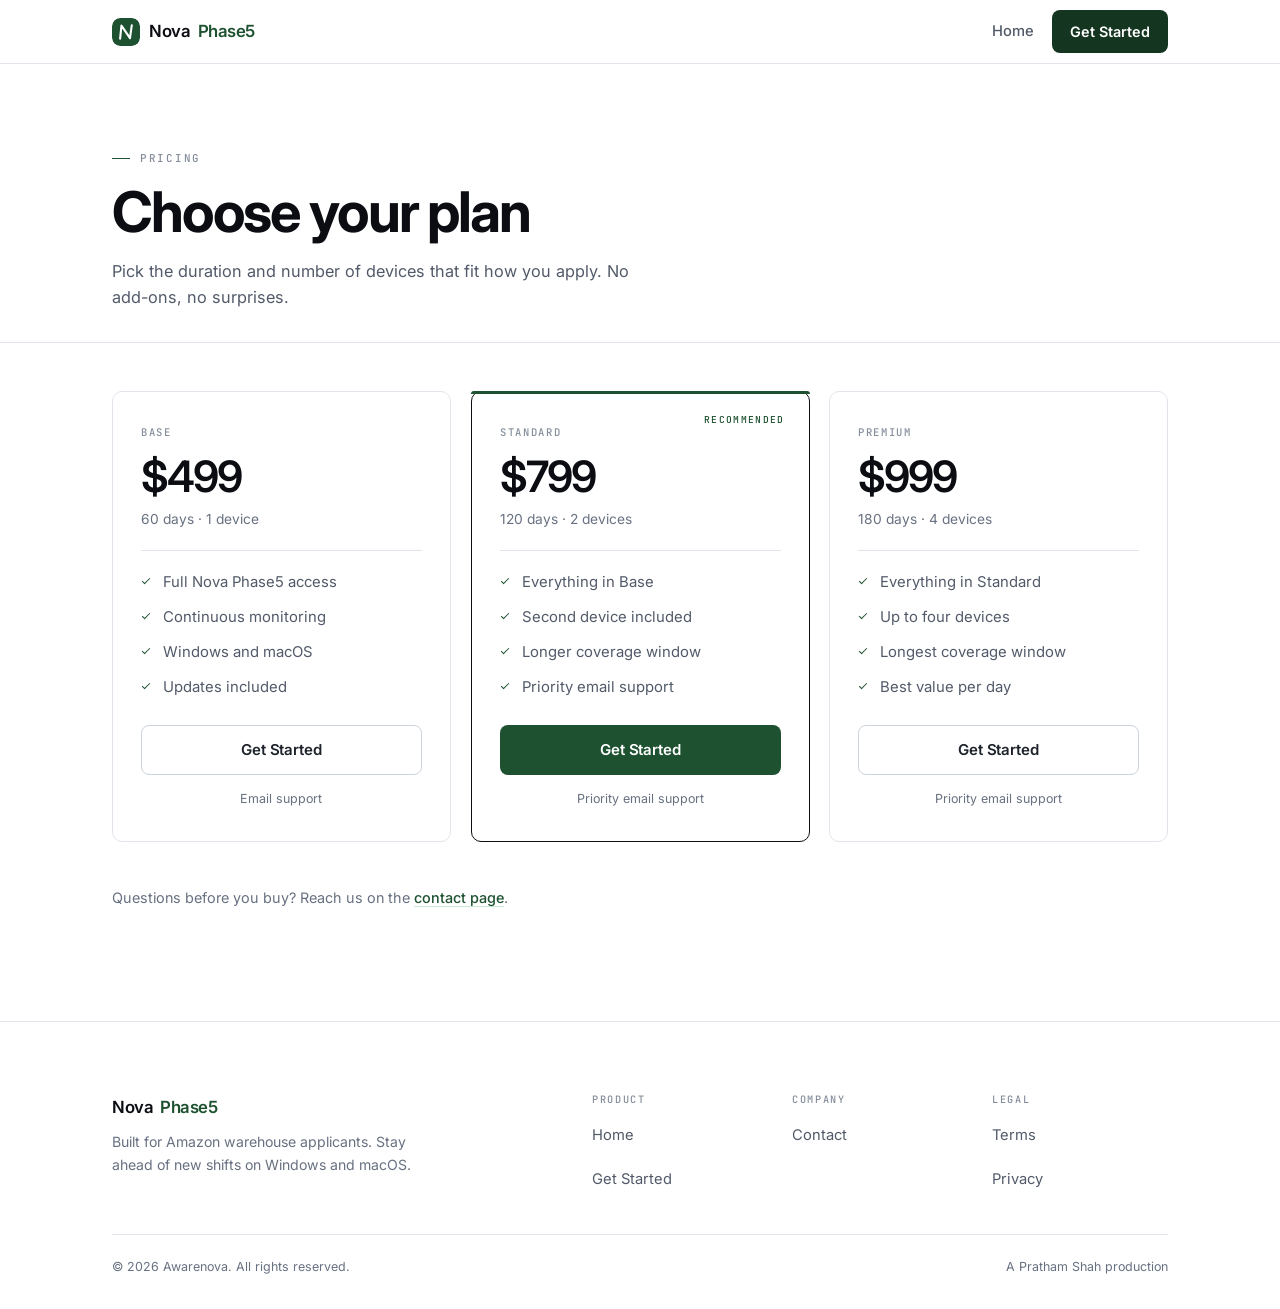
<file: pages/pricing.html>
<!DOCTYPE html>
<html lang="en">
<head>
  <meta charset="UTF-8" />
  <meta name="viewport" content="width=device-width, initial-scale=1.0, viewport-fit=cover" />
  <title>Pricing — Nova Phase5</title>
  <meta name="description" content="Simple plans for Nova Phase5. Choose the duration and device count that fits how you apply for Amazon warehouse shifts." />
  <meta name="theme-color" content="#FFFFFF" />

  <!-- Favicon / touch icon -->
  <link rel="icon" href="../assets/favicon.ico" sizes="any" />
  <link rel="icon" type="image/png" sizes="32x32" href="../assets/favicon-32.png" />
  <link rel="icon" type="image/png" sizes="192x192" href="../assets/favicon-192.png" />
  <link rel="apple-touch-icon" sizes="180x180" href="../assets/apple-touch-icon.png" />

  <link rel="preconnect" href="https://fonts.googleapis.com" />
  <link rel="preconnect" href="https://fonts.gstatic.com" crossorigin />
  <link href="https://fonts.googleapis.com/css2?family=Inter:wght@400;500;600;700&family=JetBrains+Mono:wght@400;500&display=swap" rel="stylesheet" />

  <!-- Dynamic accent: runs before first paint so the page never
       flashes the fallback colour. Curated palette, client-side
       only, no storage. See js/accent.js. -->
  <script src="../js/accent.js"></script>

  <link rel="stylesheet" href="../css/global.css" />
  <link rel="stylesheet" href="../css/pricing.css" />
</head>
<body>

  <!-- ============ NAVIGATION ============ -->
  <nav class="site-nav">
    <div class="container">
      <a href="../index.html" class="nav-logo"><svg class="nav-badge" viewBox="0 0 48 48" aria-hidden="true" focusable="false"><rect class="badge-bg" width="48" height="48" rx="14"/><path class="badge-n" d="M 13.9 35.3 L 16.2 13.0 L 30.8 34.6 L 33.9 12.7"/></svg>Nova<span class="mark">Phase5</span></a>
      <button class="nav-toggle" aria-label="Open menu" aria-expanded="false" aria-controls="nav-links">
        <span></span><span></span><span></span>
      </button>
      <ul class="nav-links" id="nav-links">
        <li><a href="../index.html">Home</a></li>
        <!-- TODO (Account Login): enable once customer accounts exist
        <li><a href="login.html">Sign in</a></li>
        -->
        <li><a href="pricing.html" class="nav-cta active" aria-current="page">Get Started</a></li>
      </ul>
    </div>
  </nav>

  <main>

    <!-- ============ PRICING HERO ============ -->
    <header class="pricing-hero">
      <div class="container">
        <span class="eyebrow">Pricing</span>
        <h1>Choose your plan</h1>
        <p>Pick the duration and number of devices that fit how you apply. No add-ons, no surprises.</p>
      </div>
    </header>

    <!-- ====================================================
         PRICING PLANS

         Each "Get Started" button now opens the on-site checkout,
         carrying the chosen plan in the URL:
           Base     -> checkout.html?plan=base
           Standard -> checkout.html?plan=standard
           Premium  -> checkout.html?plan=premium

         Checkout collects the customer's details and (once wired)
         hands off to Stripe via the Railway backend. Plan facts
         (price / duration / devices) live in ONE config object in
         js/checkout.js so they never need editing in two places.
         ==================================================== -->
    <section class="section pricing-section">
      <div class="container">
        <div class="pricing-grid">

          <!-- ---------- BASE ---------- -->
          <article class="plan reveal">
            <span class="plan-tag">Base</span>
            <div class="plan-price">$499</div>
            <p class="plan-meta">60 days &middot; 1 device</p>

            <ul class="plan-features">
              <li>Full Nova Phase5 access</li>
              <li>Continuous monitoring</li>
              <li>Windows and macOS</li>
              <li>Updates included</li>
            </ul>

            <a href="checkout.html?plan=base" class="btn btn-secondary btn-block">Get Started</a>
            <p class="plan-support">Email support</p>
          </article>

          <!-- ---------- STANDARD (recommended) ---------- -->
          <article class="plan featured reveal" data-delay="80">
            <span class="plan-badge">Recommended</span>
            <span class="plan-tag">Standard</span>
            <div class="plan-price">$799</div>
            <p class="plan-meta">120 days &middot; 2 devices</p>

            <ul class="plan-features">
              <li>Everything in Base</li>
              <li>Second device included</li>
              <li>Longer coverage window</li>
              <li>Priority email support</li>
            </ul>

            <a href="checkout.html?plan=standard" class="btn btn-primary btn-block">Get Started</a>
            <p class="plan-support">Priority email support</p>
          </article>

          <!-- ---------- PREMIUM ---------- -->
          <article class="plan reveal" data-delay="160">
            <span class="plan-tag">Premium</span>
            <div class="plan-price">$999</div>
            <p class="plan-meta">180 days &middot; 4 devices</p>

            <ul class="plan-features">
              <li>Everything in Standard</li>
              <li>Up to four devices</li>
              <li>Longest coverage window</li>
              <li>Best value per day</li>
            </ul>

            <a href="checkout.html?plan=premium" class="btn btn-secondary btn-block">Get Started</a>
            <p class="plan-support">Priority email support</p>
          </article>

        </div>

        <p class="pricing-note reveal">Questions before you buy? Reach us on the <a href="contact.html">contact page</a>.</p>
      </div>
    </section>

  </main>

  <!-- ============ FOOTER ============ -->
  <footer class="site-footer">
    <div class="container">
      <div class="footer-top">
        <div class="footer-brand">
          <a href="../index.html" class="nav-logo">Nova<span class="mark">Phase5</span></a>
          <p>Built for Amazon warehouse applicants. Stay ahead of new shifts on Windows and macOS.</p>
        </div>
        <div class="footer-cols">
          <div class="footer-col">
            <h4>Product</h4>
            <ul>
              <li><a href="../index.html">Home</a></li>
                    <li><a href="pricing.html">Get Started</a></li>
            </ul>
          </div>
          <div class="footer-col">
            <h4>Company</h4>
            <ul>
              <li><a href="contact.html">Contact</a></li>
            </ul>
          </div>
          <div class="footer-col">
            <h4>Legal</h4>
            <ul>
              <li><a href="terms.html">Terms</a></li>
              <li><a href="privacy.html">Privacy</a></li>
            </ul>
          </div>
        </div>
      </div>
      <div class="footer-bottom">
        <span>&copy; <span data-year>2026</span> Awarenova. All rights reserved.</span>
        <span>A Pratham Shah production</span>
      </div>
    </div>
  </footer>

  <script src="../js/main.js"></script>
  <script src="../js/navigation.js"></script>
  <script src="../js/animations.js"></script>
</body>
</html>
</file>
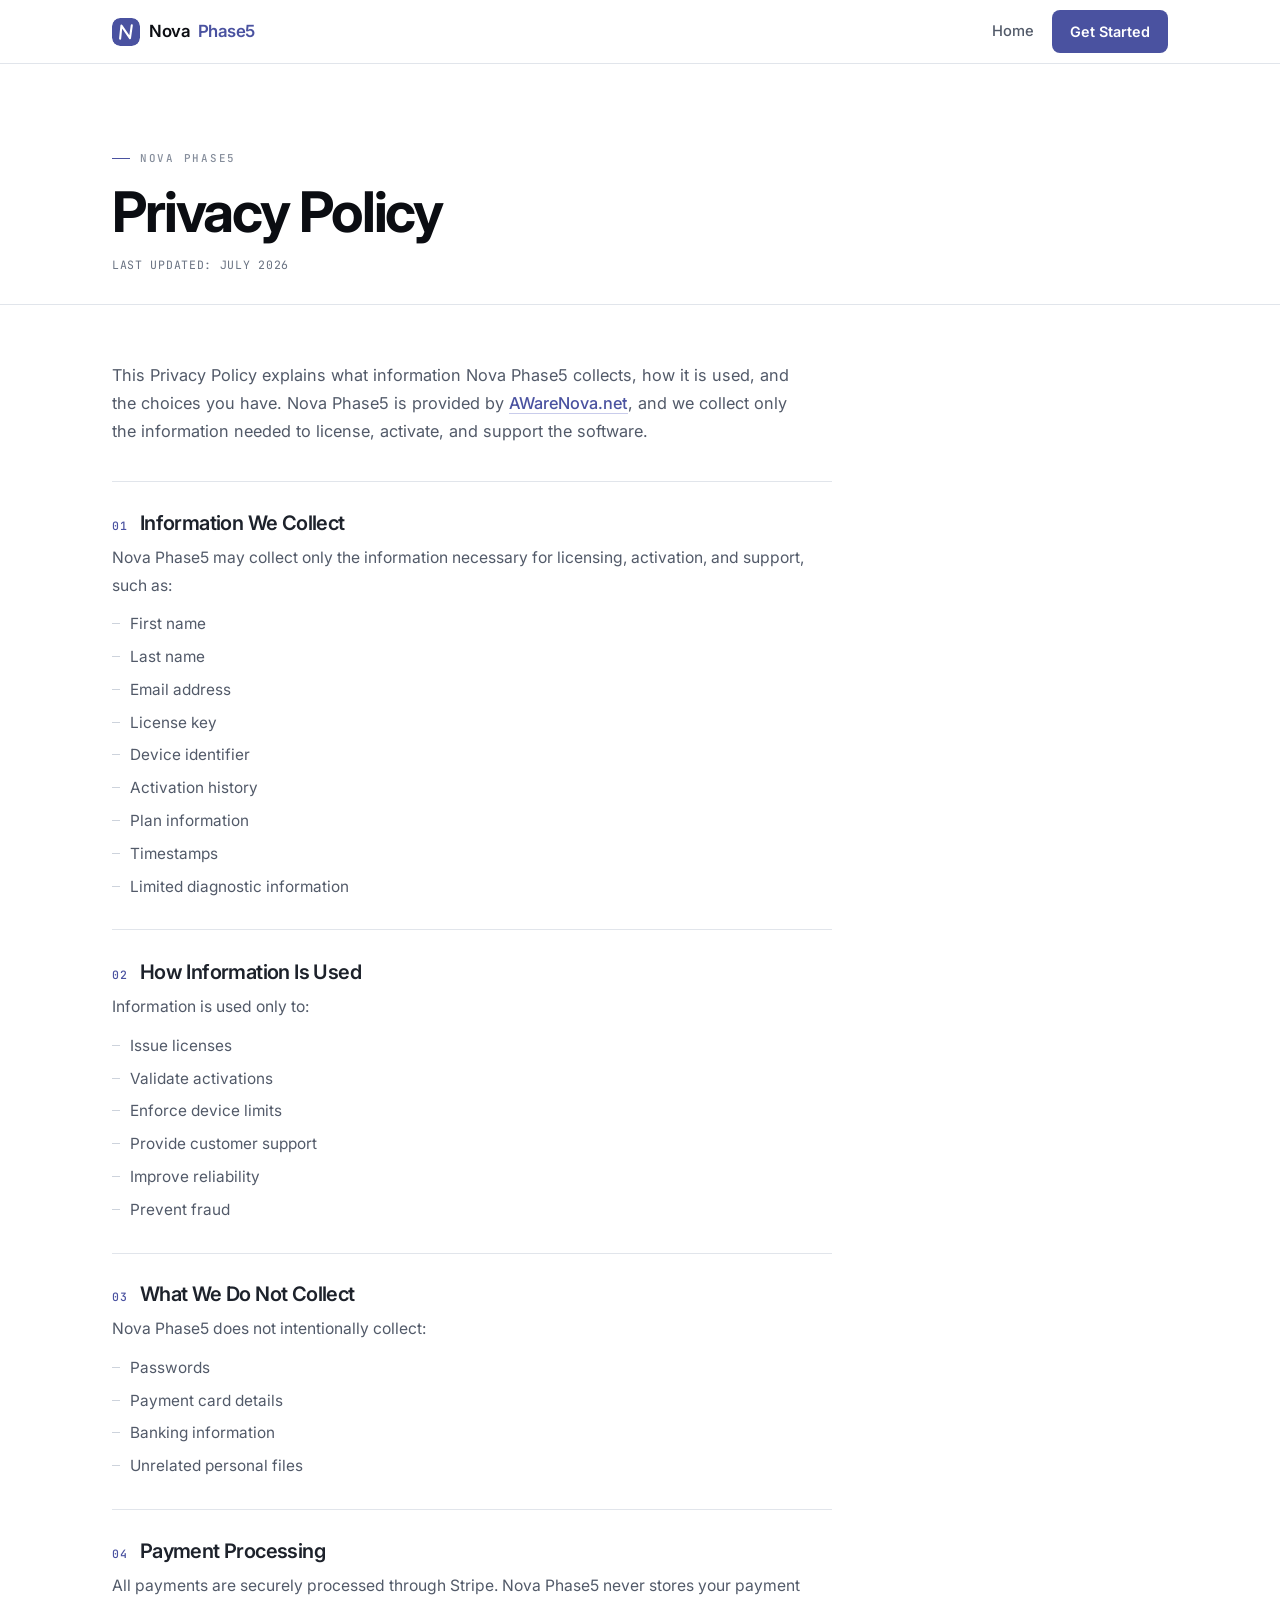
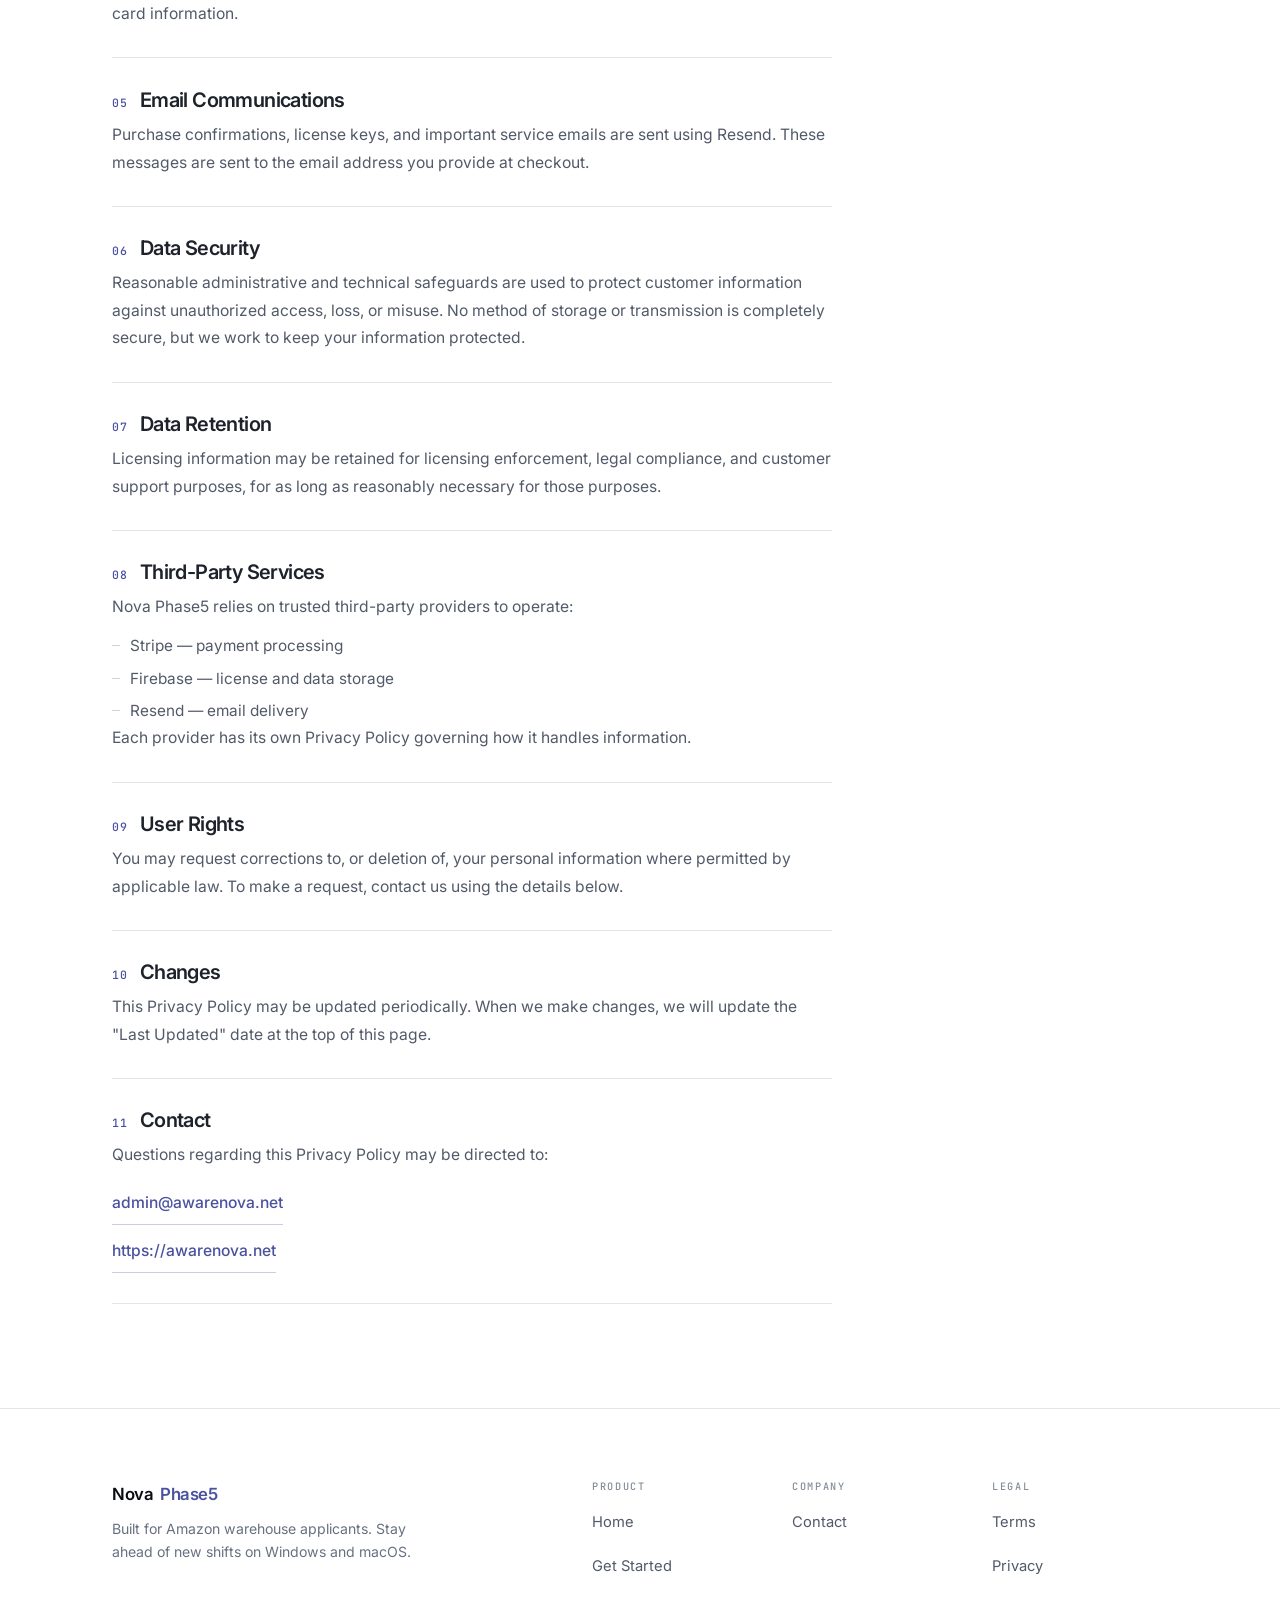
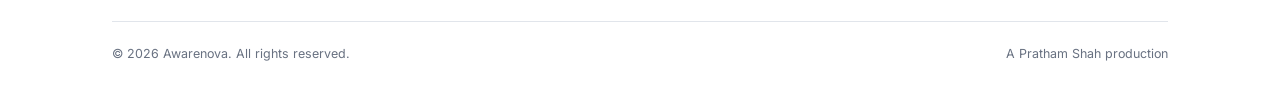
<file: pages/privacy.html>
<!DOCTYPE html>
<html lang="en">
<head>
  <meta charset="UTF-8" />
  <meta name="viewport" content="width=device-width, initial-scale=1.0, viewport-fit=cover" />
  <title>Privacy Policy — Nova Phase5</title>
  <meta name="description" content="Nova Phase5 Privacy Policy. What licensing information we collect, how it is used, what we never collect, payment processing via Stripe, email via Resend, data security, retention, and your rights." />
  <meta name="theme-color" content="#FFFFFF" />

  <!-- Favicon / touch icon -->
  <link rel="icon" href="../assets/favicon.ico" sizes="any" />
  <link rel="icon" type="image/png" sizes="32x32" href="../assets/favicon-32.png" />
  <link rel="icon" type="image/png" sizes="192x192" href="../assets/favicon-192.png" />
  <link rel="apple-touch-icon" sizes="180x180" href="../assets/apple-touch-icon.png" />

  <link rel="preconnect" href="https://fonts.googleapis.com" />
  <link rel="preconnect" href="https://fonts.gstatic.com" crossorigin />
  <link href="https://fonts.googleapis.com/css2?family=Inter:wght@400;500;600;700&family=JetBrains+Mono:wght@400;500&display=swap" rel="stylesheet" />

  <!-- Dynamic accent: runs before first paint so the page never
       flashes the fallback colour. Curated palette, client-side
       only, no storage. See js/accent.js. -->
  <script src="../js/accent.js"></script>

  <link rel="stylesheet" href="../css/global.css" />
  <link rel="stylesheet" href="../css/legal.css" />
</head>
<body>

  <!-- ============ NAVIGATION ============ -->
  <nav class="site-nav">
    <div class="container">
      <a href="../index.html" class="nav-logo"><svg class="nav-badge" viewBox="0 0 48 48" aria-hidden="true" focusable="false"><rect class="badge-bg" width="48" height="48" rx="14"/><path class="badge-n" d="M 13.9 35.3 L 16.2 13.0 L 30.8 34.6 L 33.9 12.7"/></svg>Nova<span class="mark">Phase5</span></a>
      <button class="nav-toggle" aria-label="Open menu" aria-expanded="false" aria-controls="nav-links">
        <span></span><span></span><span></span>
      </button>
      <ul class="nav-links" id="nav-links">
        <li><a href="../index.html">Home</a></li>
        <li><a href="pricing.html" class="nav-cta">Get Started</a></li>
      </ul>
    </div>
  </nav>

  <main>

    <!-- ============ PRIVACY HERO ============ -->
    <header class="legal-hero">
      <div class="container">
        <span class="eyebrow">Nova Phase5</span>
        <h1>Privacy Policy</h1>
        <p class="dateline">Last Updated: July 2026</p>
      </div>
    </header>

    <section class="legal-body">
      <div class="container">

        <!-- Intro -->
        <div class="legal-intro reveal">
          <p>This Privacy Policy explains what information Nova Phase5 collects, how it is used, and the choices you have. Nova Phase5 is provided by <a href="https://awarenova.net">AWareNova.net</a>, and we collect only the information needed to license, activate, and support the software.</p>
        </div>

        <div class="legal-layout">



          <!-- Sections -->
          <div class="legal-content">
            <div class="legal-cards">

              <div class="legal-section reveal" id="collect">
                <h2><span class="num">01</span> Information We Collect</h2>
                <p>Nova Phase5 may collect only the information necessary for licensing, activation, and support, such as:</p>
                <ul class="legal-list">
                  <li>First name</li>
                  <li>Last name</li>
                  <li>Email address</li>
                  <li>License key</li>
                  <li>Device identifier</li>
                  <li>Activation history</li>
                  <li>Plan information</li>
                  <li>Timestamps</li>
                  <li>Limited diagnostic information</li>
                </ul>
              </div>

              <div class="legal-section reveal" id="use">
                <h2><span class="num">02</span> How Information Is Used</h2>
                <p>Information is used only to:</p>
                <ul class="legal-list">
                  <li>Issue licenses</li>
                  <li>Validate activations</li>
                  <li>Enforce device limits</li>
                  <li>Provide customer support</li>
                  <li>Improve reliability</li>
                  <li>Prevent fraud</li>
                </ul>
              </div>

              <div class="legal-section reveal" id="not-collect">
                <h2><span class="num">03</span> What We Do Not Collect</h2>
                <p>Nova Phase5 does not intentionally collect:</p>
                <ul class="legal-list">
                  <li>Passwords</li>
                  <li>Payment card details</li>
                  <li>Banking information</li>
                  <li>Unrelated personal files</li>
                </ul>
              </div>

              <div class="legal-section reveal" id="payments">
                <h2><span class="num">04</span> Payment Processing</h2>
                <p>All payments are securely processed through Stripe. Nova Phase5 never stores your payment card information.</p>
              </div>

              <div class="legal-section reveal" id="email">
                <h2><span class="num">05</span> Email Communications</h2>
                <p>Purchase confirmations, license keys, and important service emails are sent using Resend. These messages are sent to the email address you provide at checkout.</p>
              </div>

              <div class="legal-section reveal" id="security">
                <h2><span class="num">06</span> Data Security</h2>
                <p>Reasonable administrative and technical safeguards are used to protect customer information against unauthorized access, loss, or misuse. No method of storage or transmission is completely secure, but we work to keep your information protected.</p>
              </div>

              <div class="legal-section reveal" id="retention">
                <h2><span class="num">07</span> Data Retention</h2>
                <p>Licensing information may be retained for licensing enforcement, legal compliance, and customer support purposes, for as long as reasonably necessary for those purposes.</p>
              </div>

              <div class="legal-section reveal" id="third-party">
                <h2><span class="num">08</span> Third-Party Services</h2>
                <p>Nova Phase5 relies on trusted third-party providers to operate:</p>
                <ul class="legal-list">
                  <li>Stripe — payment processing</li>
                  <li>Firebase — license and data storage</li>
                  <li>Resend — email delivery</li>
                </ul>
                <p>Each provider has its own Privacy Policy governing how it handles information.</p>
              </div>

              <div class="legal-section reveal" id="rights">
                <h2><span class="num">09</span> User Rights</h2>
                <p>You may request corrections to, or deletion of, your personal information where permitted by applicable law. To make a request, contact us using the details below.</p>
              </div>

              <div class="legal-section reveal" id="changes">
                <h2><span class="num">10</span> Changes</h2>
                <p>This Privacy Policy may be updated periodically. When we make changes, we will update the "Last Updated" date at the top of this page.</p>
              </div>

              <div class="legal-section reveal" id="contact">
                <h2><span class="num">11</span> Contact</h2>
                <p>Questions regarding this Privacy Policy may be directed to:</p>
                <div class="legal-contact">
                  <a href="mailto:admin@awarenova.net">admin@awarenova.net</a>
                  <a href="https://awarenova.net">https://awarenova.net</a>
                </div>
              </div>

            </div>
          </div>

        </div>
      </div>
    </section>

  </main>

  <!-- ============ FOOTER ============ -->
  <footer class="site-footer">
    <div class="container">
      <div class="footer-top">
        <div class="footer-brand">
          <a href="../index.html" class="nav-logo">Nova<span class="mark">Phase5</span></a>
          <p>Built for Amazon warehouse applicants. Stay ahead of new shifts on Windows and macOS.</p>
        </div>
        <div class="footer-cols">
          <div class="footer-col">
            <h4>Product</h4>
            <ul>
              <li><a href="../index.html">Home</a></li>
                    <li><a href="pricing.html">Get Started</a></li>
            </ul>
          </div>
          <div class="footer-col">
            <h4>Company</h4>
            <ul>
              <li><a href="contact.html">Contact</a></li>
            </ul>
          </div>
          <div class="footer-col">
            <h4>Legal</h4>
            <ul>
              <li><a href="terms.html">Terms</a></li>
              <li><a href="privacy.html">Privacy</a></li>
            </ul>
          </div>
        </div>
      </div>
      <div class="footer-bottom">
        <span>&copy; <span data-year>2026</span> Awarenova. All rights reserved.</span>
        <span>A Pratham Shah production</span>
      </div>
    </div>
  </footer>

  <script src="../js/main.js"></script>
  <script src="../js/navigation.js"></script>
  <script src="../js/animations.js"></script>
</body>
</html>
</file>
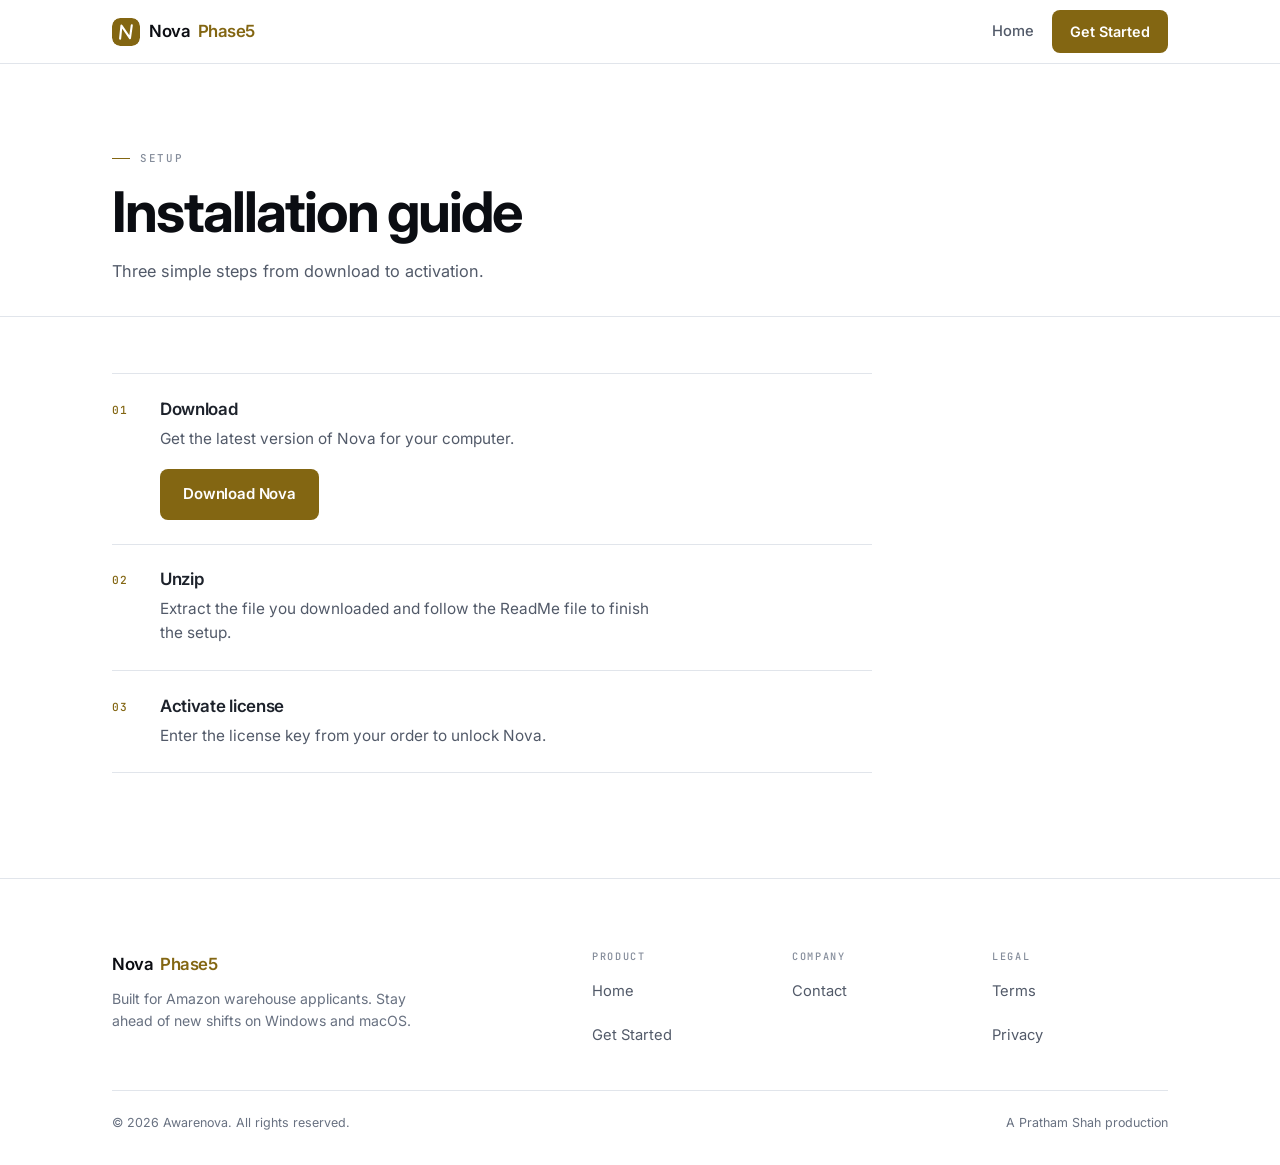
<file: pages/setup.html>
<!DOCTYPE html>
<html lang="en">
<head>
  <meta charset="UTF-8" />
  <meta name="viewport" content="width=device-width, initial-scale=1.0, viewport-fit=cover" />
  <title>Setup — Nova Phase5</title>
  <meta name="description" content="Installation guide for Nova Phase5." />
  <meta name="theme-color" content="#FFFFFF" />

  <!-- Favicon / touch icon -->
  <link rel="icon" href="../assets/favicon.ico" sizes="any" />
  <link rel="icon" type="image/png" sizes="32x32" href="../assets/favicon-32.png" />
  <link rel="icon" type="image/png" sizes="192x192" href="../assets/favicon-192.png" />
  <link rel="apple-touch-icon" sizes="180x180" href="../assets/apple-touch-icon.png" />

  <link rel="preconnect" href="https://fonts.googleapis.com" />
  <link rel="preconnect" href="https://fonts.gstatic.com" crossorigin />
  <link href="https://fonts.googleapis.com/css2?family=Inter:wght@400;500;600;700&family=JetBrains+Mono:wght@400;500&display=swap" rel="stylesheet" />

  <!-- Dynamic accent: runs before first paint so the page never
       flashes the fallback colour. Curated palette, client-side
       only, no storage. See js/accent.js. -->
  <script src="../js/accent.js"></script>

  <link rel="stylesheet" href="../css/global.css" />
  <link rel="stylesheet" href="../css/setup.css" />
</head>
<body>

  <!-- ============ NAVIGATION ============ -->
  <nav class="site-nav">
    <div class="container">
      <a href="../index.html" class="nav-logo"><svg class="nav-badge" viewBox="0 0 48 48" aria-hidden="true" focusable="false"><rect class="badge-bg" width="48" height="48" rx="14"/><path class="badge-n" d="M 13.9 35.3 L 16.2 13.0 L 30.8 34.6 L 33.9 12.7"/></svg>Nova<span class="mark">Phase5</span></a>

      <button class="nav-toggle" aria-label="Open menu" aria-expanded="false" aria-controls="nav-links">
        <span></span><span></span><span></span>
      </button>

      <ul class="nav-links" id="nav-links">
        <li><a href="../index.html">Home</a></li>
        <li><a href="pricing.html" class="nav-cta">Get Started</a></li>
      </ul>
    </div>
  </nav>

  <main>

    <!-- ============ HERO ============ -->
    <header class="setup-hero">
      <div class="container">
        <span class="eyebrow">Setup</span>
        <h1>Installation guide</h1>
        <p>Three simple steps from download to activation.</p>
      </div>
    </header>

    <section class="setup-body">
      <div class="container">

        <ol class="steps">

          <!-- STEP 1 -->
          <li class="step-card reveal">
            <span class="step-num">01</span>

            <div class="step-body">
              <h3>Download</h3>

              <p>
                Get the latest version of Nova for your computer.
              </p>

              <a
                href="../Downloads/Nova%20Phase5.zip"
                class="btn btn-primary"
                download
              >
                Download Nova
              </a>
            </div>
          </li>

          <!-- STEP 2 -->
          <li class="step-card reveal" data-delay="80">
            <span class="step-num">02</span>

            <div class="step-body">
              <h3>Unzip</h3>

              <p>
                Extract the file you downloaded and follow the ReadMe file to
                finish the setup.
              </p>
            </div>
          </li>

          <!-- STEP 3 -->
          <li class="step-card reveal" data-delay="160">
            <span class="step-num">03</span>

            <div class="step-body">
              <h3>Activate license</h3>

              <p>
                Enter the license key from your order to unlock Nova.
              </p>
            </div>
          </li>

        </ol>

      </div>
    </section>

  </main>

  <!-- ============ FOOTER ============ -->
  <footer class="site-footer">
    <div class="container">

      <div class="footer-top">

        <div class="footer-brand">
          <a href="../index.html" class="nav-logo">Nova<span class="mark">Phase5</span></a>

          <p>
            Built for Amazon warehouse applicants. Stay ahead of new shifts on
            Windows and macOS.
          </p>
        </div>

        <div class="footer-cols">

          <div class="footer-col">
            <h4>Product</h4>

            <ul>
              <li><a href="../index.html">Home</a></li>
                    <li><a href="pricing.html">Get Started</a></li>
            </ul>
          </div>

          <div class="footer-col">
            <h4>Company</h4>

            <ul>
              <li><a href="contact.html">Contact</a></li>
            </ul>
          </div>

          <div class="footer-col">
            <h4>Legal</h4>

            <ul>
              <li><a href="terms.html">Terms</a></li>
              <li><a href="privacy.html">Privacy</a></li>
            </ul>
          </div>

        </div>
      </div>

      <div class="footer-bottom">
        <span>&copy; <span data-year>2026</span> Awarenova. All rights reserved.</span>
        <span>A Pratham Shah production</span>
      </div>

    </div>
  </footer>

  <script src="../js/main.js"></script>
  <script src="../js/navigation.js"></script>
  <script src="../js/animations.js"></script>

</body>
</html>
</file>
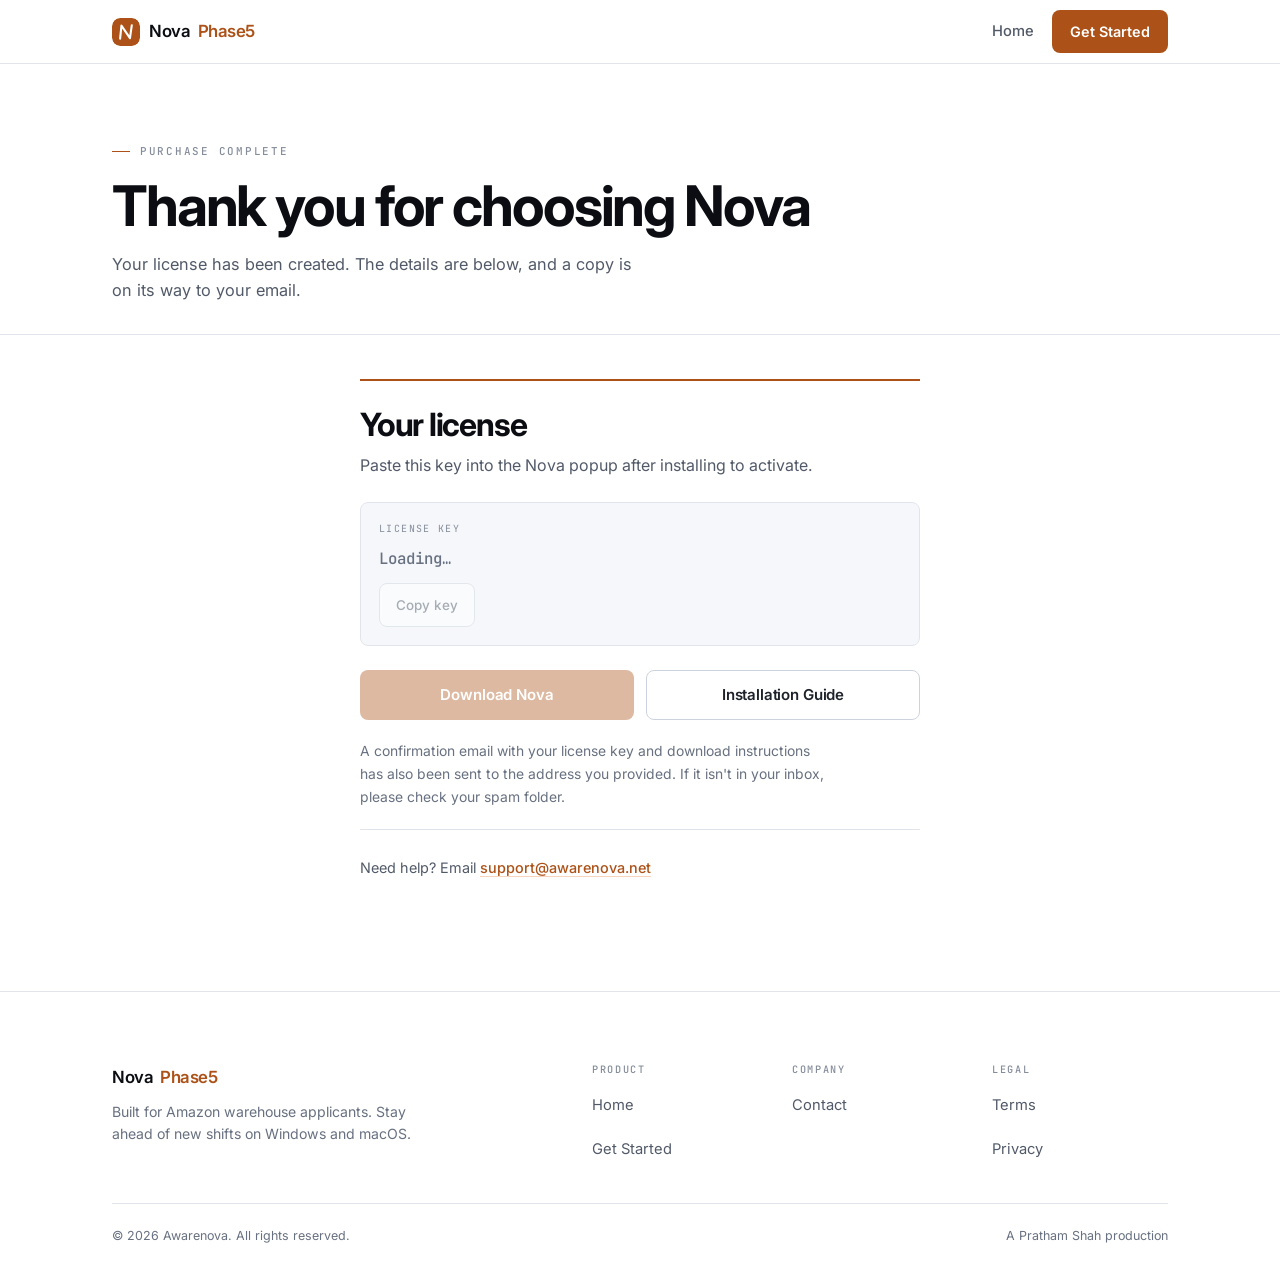
<file: pages/success.html>
<!DOCTYPE html>
<html lang="en">
<head>
  <meta charset="UTF-8" />
  <meta name="viewport" content="width=device-width, initial-scale=1.0, viewport-fit=cover" />
  <title>Purchase Complete — Nova Phase5</title>
  <meta name="description" content="Thank you for choosing Nova. Your license details are below." />
  <meta name="theme-color" content="#FFFFFF" />

  <!-- Favicon / touch icon -->
  <link rel="icon" href="../assets/favicon.ico" sizes="any" />
  <link rel="icon" type="image/png" sizes="32x32" href="../assets/favicon-32.png" />
  <link rel="icon" type="image/png" sizes="192x192" href="../assets/favicon-192.png" />
  <link rel="apple-touch-icon" sizes="180x180" href="../assets/apple-touch-icon.png" />
  <meta name="robots" content="noindex" />

  <link rel="preconnect" href="https://fonts.googleapis.com" />
  <link rel="preconnect" href="https://fonts.gstatic.com" crossorigin />
  <link href="https://fonts.googleapis.com/css2?family=Inter:wght@400;500;600;700&family=JetBrains+Mono:wght@400;500&display=swap" rel="stylesheet" />

  <!-- Dynamic accent: runs before first paint so the page never
       flashes the fallback colour. Curated palette, client-side
       only, no storage. See js/accent.js. -->
  <script src="../js/accent.js"></script>

  <link rel="stylesheet" href="../css/global.css" />
  <link rel="stylesheet" href="../css/checkout.css" />
</head>
<body>

  <!-- ============ NAVIGATION ============ -->
  <nav class="site-nav">
    <div class="container">
      <a href="../index.html" class="nav-logo"><svg class="nav-badge" viewBox="0 0 48 48" aria-hidden="true" focusable="false"><rect class="badge-bg" width="48" height="48" rx="14"/><path class="badge-n" d="M 13.9 35.3 L 16.2 13.0 L 30.8 34.6 L 33.9 12.7"/></svg>Nova<span class="mark">Phase5</span></a>
      <button class="nav-toggle" aria-label="Open menu" aria-expanded="false" aria-controls="nav-links">
        <span></span><span></span><span></span>
      </button>
      <ul class="nav-links" id="nav-links">
        <li><a href="../index.html">Home</a></li>
        <!-- TODO (Account Login): enable once customer accounts exist
        <li><a href="login.html">Sign in</a></li>
        -->
        <li><a href="pricing.html" class="nav-cta">Get Started</a></li>
      </ul>
    </div>
  </nav>

  <main>

    <header class="flow-hero">
      <div class="container">
        <span class="eyebrow">Purchase Complete</span>
        <h1>Thank you for choosing Nova</h1>
        <p>Your license has been created. The details are below, and a copy is on its way to your email.</p>
      </div>
    </header>

    <section class="section result-section">
      <div class="container">
        <div class="result-wrap">

          <!-- ---------- LICENSE (populated by success.js after payment) ---------- -->
          <div class="result-card accent reveal">
            <h1>Your license</h1>
            <p class="result-lede">Paste this key into the Nova popup after installing to activate.</p>

            <div class="license-box">
              <span class="label">License key</span>
              <!-- success.js replaces this with the real key fetched by session id -->
              <div class="license-key pending" id="license-key">Loading…</div>
              <button class="copy-btn" id="copy-key" disabled>Copy key</button>
            </div>

            <div class="result-actions">
              <!-- Download stays disabled until the backend confirms the order.
                   success.js removes is-disabled + sets the real href. -->
              <a href="#" class="btn btn-primary btn-block is-disabled" id="download-btn" aria-disabled="true">Download Nova</a>
              <a href="setup.html" class="btn btn-secondary btn-block">Installation Guide</a>
            </div>

            <p class="email-note">A confirmation email with your license key and download instructions has also been sent to the address you provided. If it isn't in your inbox, please check your spam folder.</p>
          </div>

          <div class="result-card reveal" data-delay="80">
            <p class="support-line">Need help? Email <a href="mailto:support@awarenova.net">support@awarenova.net</a></p>
          </div>

        </div>
      </div>
    </section>

  </main>

  <!-- ============ FOOTER ============ -->
  <footer class="site-footer">
    <div class="container">
      <div class="footer-top">
        <div class="footer-brand">
          <a href="../index.html" class="nav-logo">Nova<span class="mark">Phase5</span></a>
          <p>Built for Amazon warehouse applicants. Stay ahead of new shifts on Windows and macOS.</p>
        </div>
        <div class="footer-cols">
          <div class="footer-col">
            <h4>Product</h4>
            <ul>
              <li><a href="../index.html">Home</a></li>
                    <li><a href="pricing.html">Get Started</a></li>
            </ul>
          </div>
          <div class="footer-col">
            <h4>Company</h4>
            <ul>
              <li><a href="contact.html">Contact</a></li>
            </ul>
          </div>
          <div class="footer-col">
            <h4>Legal</h4>
            <ul>
              <li><a href="terms.html">Terms</a></li>
              <li><a href="privacy.html">Privacy</a></li>
            </ul>
          </div>
        </div>
      </div>
      <div class="footer-bottom">
        <span>&copy; <span data-year>2026</span> Awarenova. All rights reserved.</span>
        <span>A Pratham Shah production</span>
      </div>
    </div>
  </footer>

  <script src="../js/main.js"></script>
  <script src="../js/navigation.js"></script>
  <script src="../js/animations.js"></script>
  <script src="../js/success.js"></script>
</body>
</html>
</file>
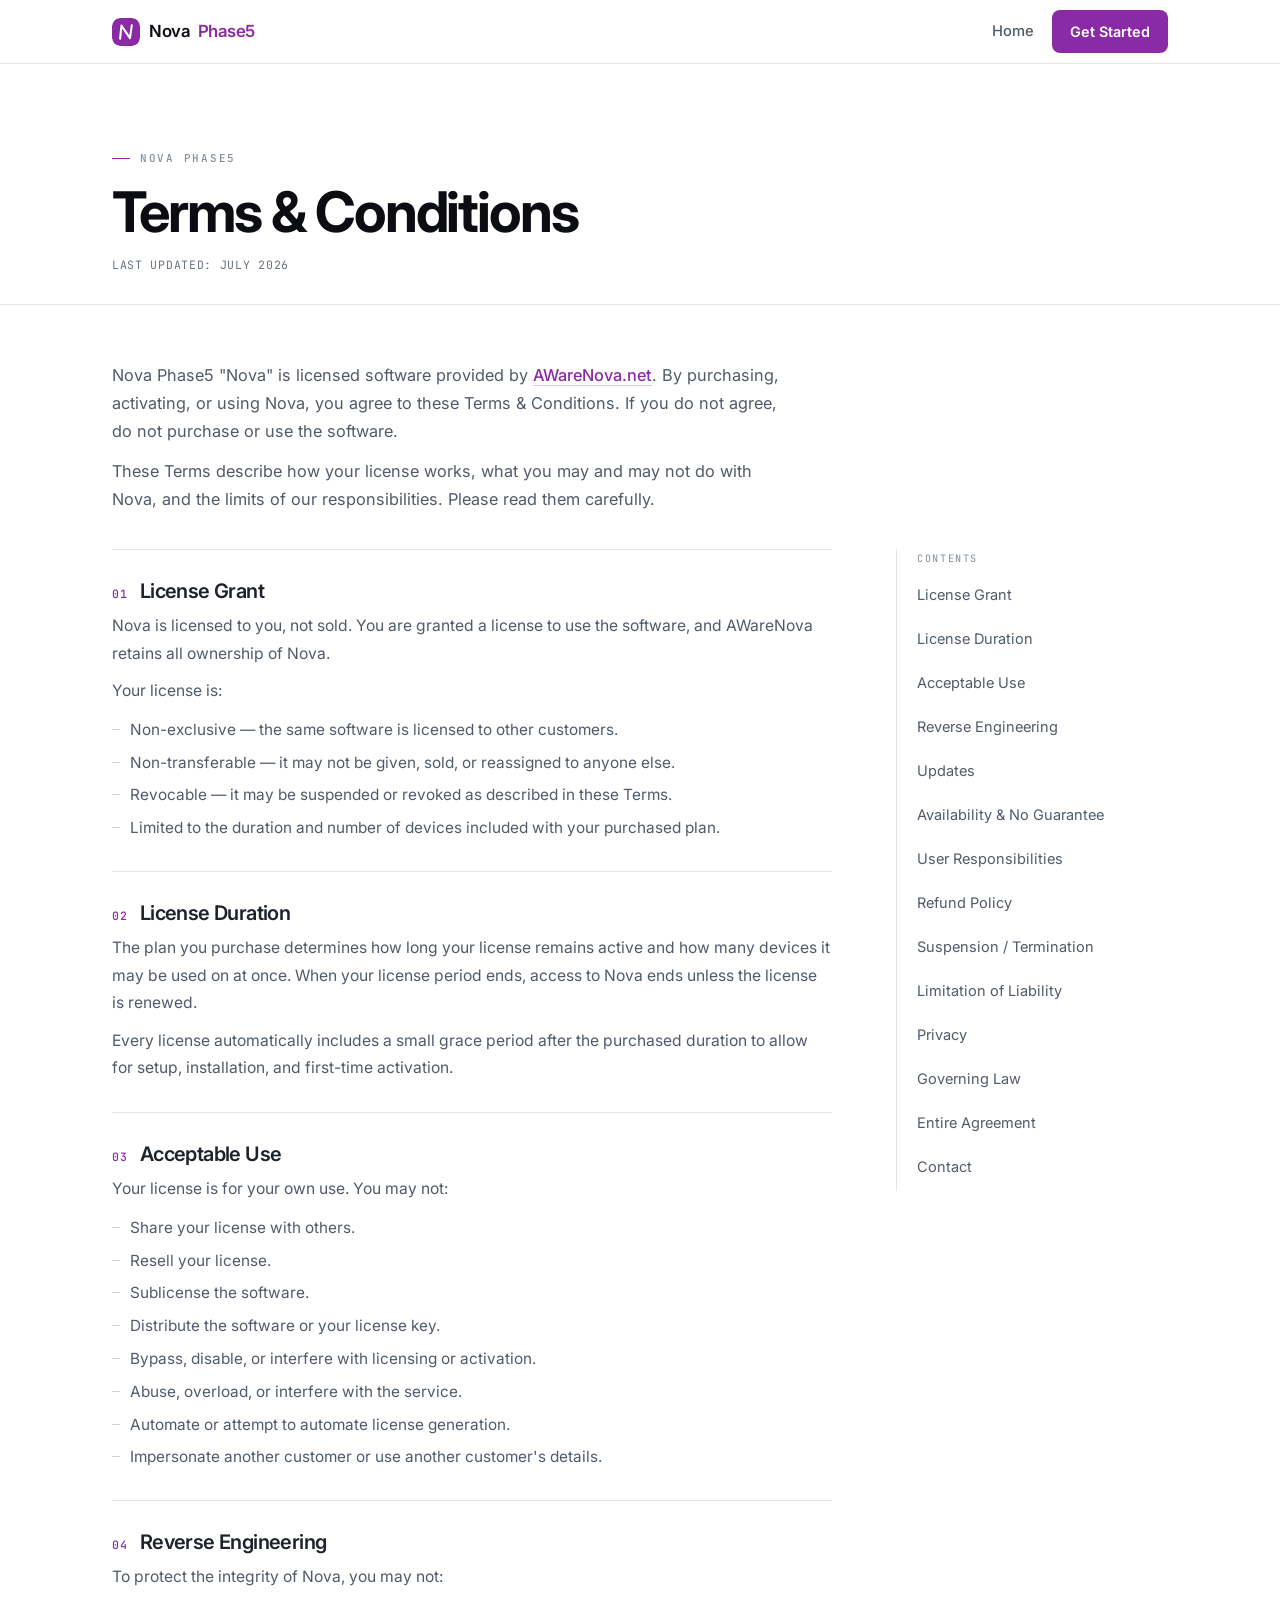
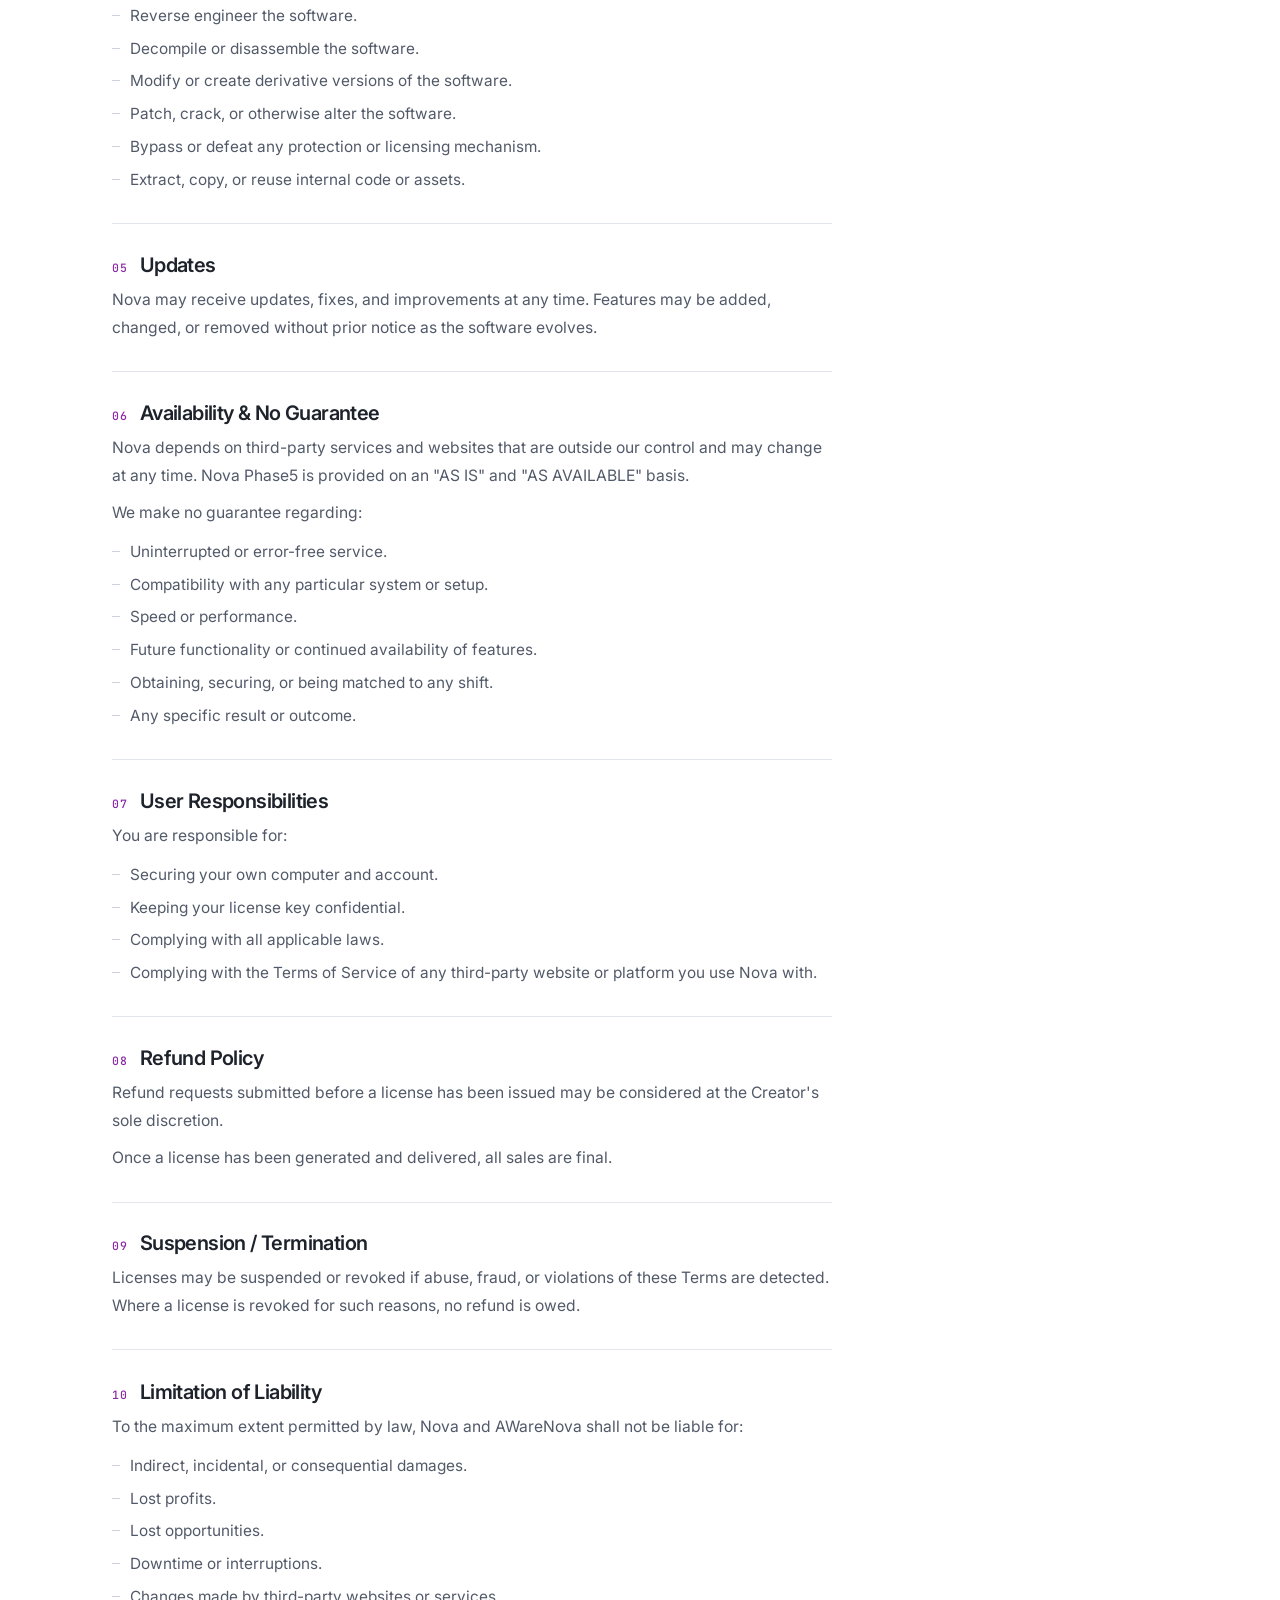
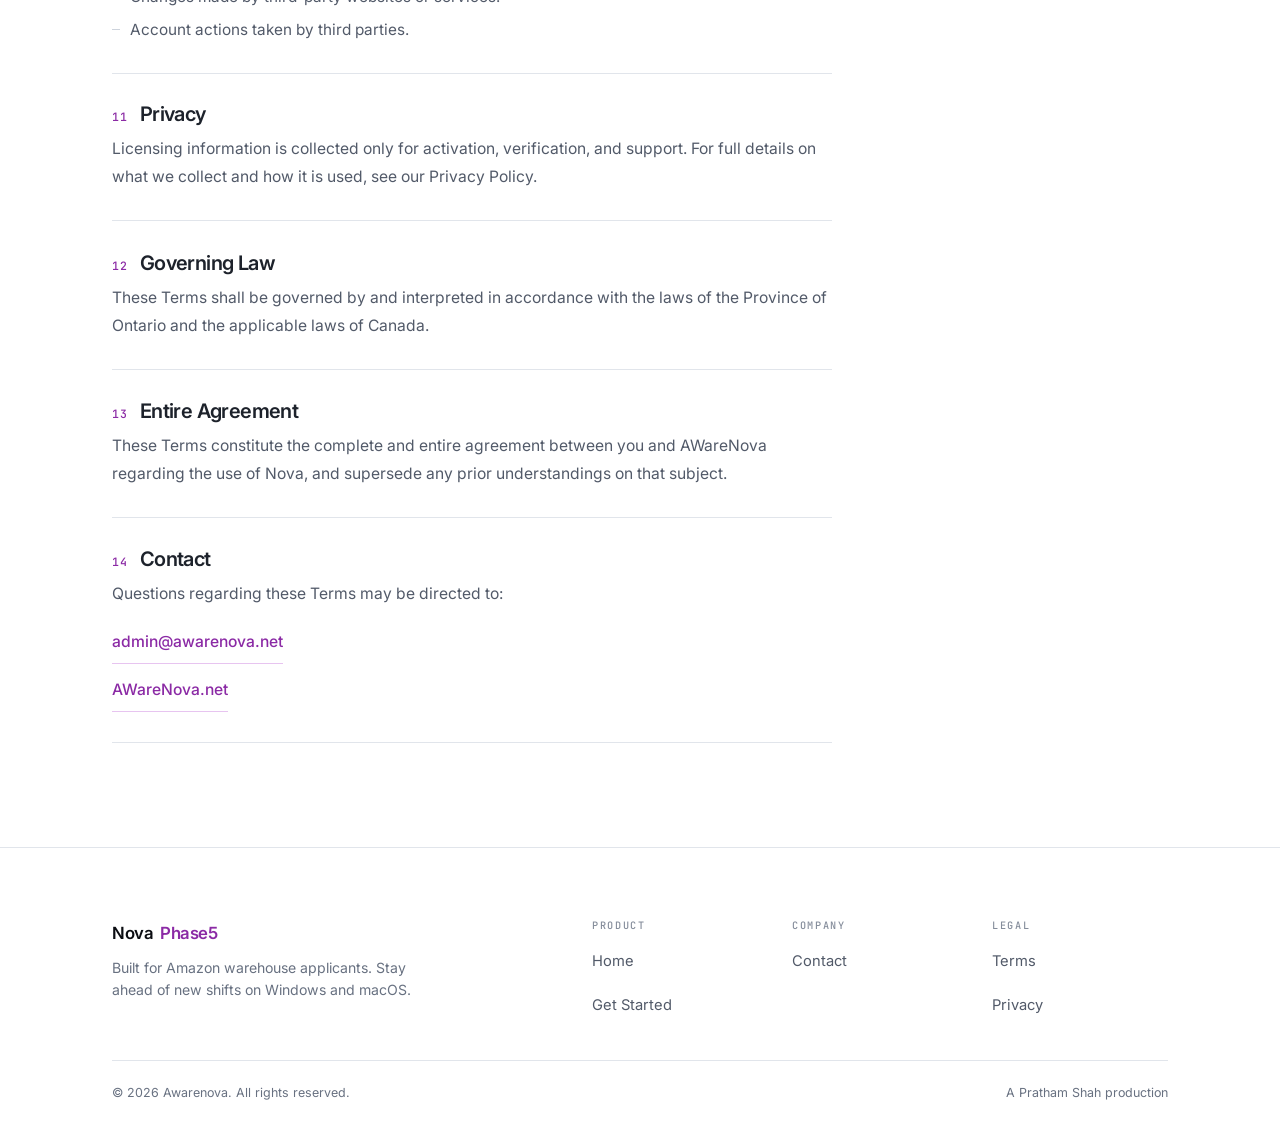
<file: pages/terms.html>
<!DOCTYPE html>
<html lang="en">
<head>
  <meta charset="UTF-8" />
  <meta name="viewport" content="width=device-width, initial-scale=1.0, viewport-fit=cover" />
  <title>Terms &amp; Conditions — Nova Phase5</title>
  <meta name="description" content="Nova Phase5 Terms & Conditions. Nova Phase5 is licensed software; purchasing or using it means you agree to these Terms. License grant, acceptable use, refunds, liability, and governing law." />
  <meta name="theme-color" content="#FFFFFF" />

  <!-- Favicon / touch icon -->
  <link rel="icon" href="../assets/favicon.ico" sizes="any" />
  <link rel="icon" type="image/png" sizes="32x32" href="../assets/favicon-32.png" />
  <link rel="icon" type="image/png" sizes="192x192" href="../assets/favicon-192.png" />
  <link rel="apple-touch-icon" sizes="180x180" href="../assets/apple-touch-icon.png" />

  <link rel="preconnect" href="https://fonts.googleapis.com" />
  <link rel="preconnect" href="https://fonts.gstatic.com" crossorigin />
  <link href="https://fonts.googleapis.com/css2?family=Inter:wght@400;500;600;700&family=JetBrains+Mono:wght@400;500&display=swap" rel="stylesheet" />

  <!-- Dynamic accent: runs before first paint so the page never
       flashes the fallback colour. Curated palette, client-side
       only, no storage. See js/accent.js. -->
  <script src="../js/accent.js"></script>

  <link rel="stylesheet" href="../css/global.css" />
  <link rel="stylesheet" href="../css/legal.css" />
</head>
<body>

  <!-- ============ NAVIGATION ============ -->
  <nav class="site-nav">
    <div class="container">
      <a href="../index.html" class="nav-logo"><svg class="nav-badge" viewBox="0 0 48 48" aria-hidden="true" focusable="false"><rect class="badge-bg" width="48" height="48" rx="14"/><path class="badge-n" d="M 13.9 35.3 L 16.2 13.0 L 30.8 34.6 L 33.9 12.7"/></svg>Nova<span class="mark">Phase5</span></a>
      <button class="nav-toggle" aria-label="Open menu" aria-expanded="false" aria-controls="nav-links">
        <span></span><span></span><span></span>
      </button>
      <ul class="nav-links" id="nav-links">
        <li><a href="../index.html">Home</a></li>
        <li><a href="pricing.html" class="nav-cta">Get Started</a></li>
      </ul>
    </div>
  </nav>

  <main>

    <!-- ============ TERMS HERO ============ -->
    <header class="legal-hero">
      <div class="container">
        <span class="eyebrow">Nova Phase5</span>
        <h1>Terms &amp; Conditions</h1>
        <p class="dateline">Last Updated: July 2026</p>
      </div>
    </header>

    <section class="legal-body">
      <div class="container">

        <!-- Intro -->
        <div class="legal-intro reveal">
          <p>Nova Phase5 "Nova" is licensed software provided by <a href="https://awarenova.net">AWareNova.net</a>. By purchasing, activating, or using Nova, you agree to these Terms &amp; Conditions. If you do not agree, do not purchase or use the software.</p>
          <p>These Terms describe how your license works, what you may and may not do with Nova, and the limits of our responsibilities. Please read them carefully.</p>
        </div>

        <div class="legal-layout">

          <!-- Table of contents -->
          <aside class="legal-toc reveal" aria-label="Table of contents">
            <span class="toc-label">Contents</span>
            <nav class="toc-list">
              <a href="#license-grant">License Grant</a>
              <a href="#license-duration">License Duration</a>
              <a href="#acceptable-use">Acceptable Use</a>
              <a href="#reverse-engineering">Reverse Engineering</a>
              <a href="#updates">Updates</a>
              <a href="#availability">Availability &amp; No Guarantee</a>
              <a href="#responsibilities">User Responsibilities</a>
              <a href="#refunds">Refund Policy</a>
              <a href="#termination">Suspension / Termination</a>
              <a href="#liability">Limitation of Liability</a>
              <a href="#privacy">Privacy</a>
              <a href="#governing-law">Governing Law</a>
              <a href="#entire-agreement">Entire Agreement</a>
              <a href="#contact">Contact</a>
            </nav>
          </aside>

          <!-- Sections -->
          <div class="legal-content">
            <div class="legal-cards">

              <div class="legal-section reveal" id="license-grant">
                <h2><span class="num">01</span> License Grant</h2>
                <p>Nova is licensed to you, not sold. You are granted a license to use the software, and AWareNova retains all ownership of Nova.</p>
                <p>Your license is:</p>
                <ul class="legal-list">
                  <li>Non-exclusive — the same software is licensed to other customers.</li>
                  <li>Non-transferable — it may not be given, sold, or reassigned to anyone else.</li>
                  <li>Revocable — it may be suspended or revoked as described in these Terms.</li>
                  <li>Limited to the duration and number of devices included with your purchased plan.</li>
                </ul>
              </div>

              <div class="legal-section reveal" id="license-duration">
                <h2><span class="num">02</span> License Duration</h2>
                <p>The plan you purchase determines how long your license remains active and how many devices it may be used on at once. When your license period ends, access to Nova ends unless the license is renewed.</p>
                <p>Every license automatically includes a small grace period after the purchased duration to allow for setup, installation, and first-time activation.</p>
              </div>

              <div class="legal-section reveal" id="acceptable-use">
                <h2><span class="num">03</span> Acceptable Use</h2>
                <p>Your license is for your own use. You may not:</p>
                <ul class="legal-list">
                  <li>Share your license with others.</li>
                  <li>Resell your license.</li>
                  <li>Sublicense the software.</li>
                  <li>Distribute the software or your license key.</li>
                  <li>Bypass, disable, or interfere with licensing or activation.</li>
                  <li>Abuse, overload, or interfere with the service.</li>
                  <li>Automate or attempt to automate license generation.</li>
                  <li>Impersonate another customer or use another customer's details.</li>
                </ul>
              </div>

              <div class="legal-section reveal" id="reverse-engineering">
                <h2><span class="num">04</span> Reverse Engineering</h2>
                <p>To protect the integrity of Nova, you may not:</p>
                <ul class="legal-list">
                  <li>Reverse engineer the software.</li>
                  <li>Decompile or disassemble the software.</li>
                  <li>Modify or create derivative versions of the software.</li>
                  <li>Patch, crack, or otherwise alter the software.</li>
                  <li>Bypass or defeat any protection or licensing mechanism.</li>
                  <li>Extract, copy, or reuse internal code or assets.</li>
                </ul>
              </div>

              <div class="legal-section reveal" id="updates">
                <h2><span class="num">05</span> Updates</h2>
                <p>Nova may receive updates, fixes, and improvements at any time. Features may be added, changed, or removed without prior notice as the software evolves.</p>
              </div>

              <div class="legal-section reveal" id="availability">
                <h2><span class="num">06</span> Availability &amp; No Guarantee</h2>
                <p>Nova depends on third-party services and websites that are outside our control and may change at any time. Nova Phase5 is provided on an "AS IS" and "AS AVAILABLE" basis.</p>
                <p>We make no guarantee regarding:</p>
                <ul class="legal-list">
                  <li>Uninterrupted or error-free service.</li>
                  <li>Compatibility with any particular system or setup.</li>
                  <li>Speed or performance.</li>
                  <li>Future functionality or continued availability of features.</li>
                  <li>Obtaining, securing, or being matched to any shift.</li>
                  <li>Any specific result or outcome.</li>
                </ul>
              </div>

              <div class="legal-section reveal" id="responsibilities">
                <h2><span class="num">07</span> User Responsibilities</h2>
                <p>You are responsible for:</p>
                <ul class="legal-list">
                  <li>Securing your own computer and account.</li>
                  <li>Keeping your license key confidential.</li>
                  <li>Complying with all applicable laws.</li>
                  <li>Complying with the Terms of Service of any third-party website or platform you use Nova with.</li>
                </ul>
              </div>

              <div class="legal-section reveal" id="refunds">
                <h2><span class="num">08</span> Refund Policy</h2>
                <p>Refund requests submitted before a license has been issued may be considered at the Creator's sole discretion.</p>
                <p>Once a license has been generated and delivered, all sales are final.</p>
              </div>

              <div class="legal-section reveal" id="termination">
                <h2><span class="num">09</span> Suspension / Termination</h2>
                <p>Licenses may be suspended or revoked if abuse, fraud, or violations of these Terms are detected. Where a license is revoked for such reasons, no refund is owed.</p>
              </div>

              <div class="legal-section reveal" id="liability">
                <h2><span class="num">10</span> Limitation of Liability</h2>
                <p>To the maximum extent permitted by law, Nova and AWareNova shall not be liable for:</p>
                <ul class="legal-list">
                  <li>Indirect, incidental, or consequential damages.</li>
                  <li>Lost profits.</li>
                  <li>Lost opportunities.</li>
                  <li>Downtime or interruptions.</li>
                  <li>Changes made by third-party websites or services.</li>
                  <li>Account actions taken by third parties.</li>
                </ul>
              </div>

              <div class="legal-section reveal" id="privacy">
                <h2><span class="num">11</span> Privacy</h2>
                <p>Licensing information is collected only for activation, verification, and support. For full details on what we collect and how it is used, see our <a href="privacy.html">Privacy Policy</a>.</p>
              </div>

              <div class="legal-section reveal" id="governing-law">
                <h2><span class="num">12</span> Governing Law</h2>
                <p>These Terms shall be governed by and interpreted in accordance with the laws of the Province of Ontario and the applicable laws of Canada.</p>
              </div>

              <div class="legal-section reveal" id="entire-agreement">
                <h2><span class="num">13</span> Entire Agreement</h2>
                <p>These Terms constitute the complete and entire agreement between you and AWareNova regarding the use of Nova, and supersede any prior understandings on that subject.</p>
              </div>

              <div class="legal-section reveal" id="contact">
                <h2><span class="num">14</span> Contact</h2>
                <p>Questions regarding these Terms may be directed to:</p>
                <div class="legal-contact">
                  <a href="mailto:admin@awarenova.net">admin@awarenova.net</a>
                  <a href="https://awarenova.net">AWareNova.net</a>
                </div>
              </div>

            </div>
          </div>

        </div>
      </div>
    </section>

  </main>

  <!-- ============ FOOTER ============ -->
  <footer class="site-footer">
    <div class="container">
      <div class="footer-top">
        <div class="footer-brand">
          <a href="../index.html" class="nav-logo">Nova<span class="mark">Phase5</span></a>
          <p>Built for Amazon warehouse applicants. Stay ahead of new shifts on Windows and macOS.</p>
        </div>
        <div class="footer-cols">
          <div class="footer-col">
            <h4>Product</h4>
            <ul>
              <li><a href="../index.html">Home</a></li>
                    <li><a href="pricing.html">Get Started</a></li>
            </ul>
          </div>
          <div class="footer-col">
            <h4>Company</h4>
            <ul>
              <li><a href="contact.html">Contact</a></li>
            </ul>
          </div>
          <div class="footer-col">
            <h4>Legal</h4>
            <ul>
              <li><a href="terms.html">Terms</a></li>
              <li><a href="privacy.html">Privacy</a></li>
            </ul>
          </div>
        </div>
      </div>
      <div class="footer-bottom">
        <span>&copy; <span data-year>2026</span> Awarenova. All rights reserved.</span>
        <span>A Pratham Shah production</span>
      </div>
    </div>
  </footer>

  <script src="../js/main.js"></script>
  <script src="../js/navigation.js"></script>
  <script src="../js/animations.js"></script>
</body>
</html>
</file>
<file: css/global.css>
/* ============================================================
   AWARENOVA (NOVA PHASE5) — GLOBAL STYLESHEET
   Loaded on every page. Design tokens, base type, navigation,
   buttons, footer, and shared utilities.

   DESIGN SYSTEM (2026 rebuild):
   White base, cool blue-gray secondary surfaces, and a fixed
   six-step neutral text ladder. One accent, used sparingly — and
   that accent is chosen per page load by js/accent.js from a
   curated palette, so every component on a given page shares the
   same colour while successive loads may differ. Flat surfaces,
   hairline rules instead of boxes, no gradients, no metallic
   colour. Text colours are never randomised.

   Mobile-first: base rules target phones. Larger breakpoints
   scale type and layout up. Most visitors arrive from
   Marketplace on a phone, so comfortable spacing and large tap
   targets come first.

   Page-specific styles live in their own files (home.css, etc).
   ============================================================ */

/* ---------- 1. DESIGN TOKENS ---------- */
:root {
  /* Surfaces */
  --bg-0: #FFFFFF;          /* page base */
  --bg-1: #F5F7FA;          /* alternating band / raised surface */
  --bg-2: #FFFFFF;          /* cards / panels */
  --bg-3: #FAFBFD;          /* hover / inset */
  --bg-ink: #0B0D12;        /* inverted band */

  /* Text — a deliberate six-step neutral ladder, never randomised.
     Only the accent below changes between page loads. */
  --text-0: #0B0D12;        /* display headings (h1) */
  --text-strong: #1D222B;   /* secondary headings, strong text */
  --text-1: #48505E;        /* normal body */
  --text-2: #525A69;        /* secondary body */
  --text-muted: #687181;    /* supporting text, functional fine print */
  --text-micro: #858D9B;    /* decorative micro-labels only */

  /* Accent — chosen per page load by js/accent.js from a curated
     palette and written onto documentElement, which outranks this
     block. The cobalt values below are the no-JS fallback only. */
  --accent: #1F3FD1;
  --accent-hover: #1A35B0;
  --accent-wash: #EFF2FD;   /* faint tint for washes / focus rings */
  --accent-line: #BFC8F5;   /* accent-tinted hairline */

  /* Legacy token aliases. They resolve to the live accent
     variables, so they follow whatever accent.js picked and can
     never reintroduce the retired bronze identity. */
  --accent-light: var(--accent-hover);
  --accent-dark: var(--accent-hover);
  --accent-soft: var(--accent);
  --border-copper: var(--accent-line);
  --glow-copper: var(--accent-wash);
  --wash-copper: var(--accent-wash);

  /* Lines */
  --border-soft: #E1E5EB;
  --border-strong: #CDD3DC;

  /* Typography — Inter throughout, mono reserved for micro-labels */
  --font-body: "Inter", system-ui, -apple-system, "Segoe UI", sans-serif;
  --font-display: var(--font-body);
  --font-mono: "JetBrains Mono", ui-monospace, "SFMono-Regular", monospace;

  /* Spacing scale */
  --space-1: 8px;
  --space-2: 12px;
  --space-3: 16px;
  --space-4: 24px;
  --space-5: 32px;
  --space-6: 48px;
  --space-7: 64px;

  /* Layout */
  --max-width: 1120px;
  --nav-height: 64px;
  --radius: 10px;
  --radius-sm: 8px;
  --radius-pill: 100px;

  /* Shadows — used almost nowhere; surfaces are flat */
  --shadow-sm: 0 1px 2px rgba(10, 12, 17, 0.04);
  --shadow-md: 0 8px 24px rgba(10, 12, 17, 0.07);
  --shadow-lg: 0 20px 48px rgba(10, 12, 17, 0.12);
  --shadow-btn: none;

  /* Motion */
  --ease: cubic-bezier(0.22, 1, 0.36, 1);
  --speed: 0.4s;
}

/* ---------- 2. RESET ---------- */
*,
*::before,
*::after {
  box-sizing: border-box;
  margin: 0;
  padding: 0;
}

html {
  scroll-behavior: smooth;
  -webkit-text-size-adjust: 100%;
  background-color: var(--bg-0);
  /* The off-canvas mobile menu is parked to the right of the
     viewport. `clip` stops it from widening the document (which
     otherwise makes phones lay the whole page out zoomed-out)
     without creating a scroll container, so the sticky header
     keeps working. body keeps overflow-x:hidden as the fallback
     for browsers without `clip`. */
  overflow-x: clip;
}

body {
  background-color: var(--bg-0);
  color: var(--text-1);
  font-family: var(--font-body);
  font-size: 16px;
  line-height: 1.6;
  -webkit-font-smoothing: antialiased;
  text-rendering: optimizeLegibility;
  min-height: 100vh;
  min-height: 100dvh;
  display: flex;
  flex-direction: column;
  overflow-x: hidden;
}

img,
video {
  max-width: 100%;
  height: auto;
  display: block;
}

a {
  color: inherit;
  text-decoration: none;
}

ul {
  list-style: none;
}

:focus-visible {
  outline: 2px solid var(--accent);
  outline-offset: 2px;
  border-radius: 3px;
}

/* ---------- 3. BASE TYPOGRAPHY ---------- */
/* Tight, high-contrast hierarchy: one family, weight and size
   do the work rather than a second display face. */
h1, h2, h3, h4 {
  font-family: var(--font-body);
  color: var(--text-strong);
  font-weight: 600;
  line-height: 1.12;
  letter-spacing: -0.032em;
  text-wrap: balance;
}

h1 {
  font-size: clamp(2rem, 7.4vw, 3.5rem);
  font-weight: 700;
  letter-spacing: -0.038em;
  color: var(--text-0);
}

h2 {
  font-size: clamp(1.5rem, 4.6vw, 2.1rem);
  letter-spacing: -0.03em;
}

h3 {
  font-size: 1.06rem;
  font-weight: 600;
  line-height: 1.35;
  letter-spacing: -0.018em;
}

p { color: var(--text-2); text-wrap: pretty; }

.accent { color: var(--accent); }

/* Section label — a mono micro-caps line preceded by a short
   accent rule. Replaces the old coloured badge/dot marker. */
.eyebrow {
  font-family: var(--font-mono);
  font-size: 0.68rem;
  font-weight: 500;
  letter-spacing: 0.16em;
  text-transform: uppercase;
  color: var(--text-micro);
  display: inline-flex;
  align-items: center;
  gap: 10px;
}

.eyebrow::before {
  content: "";
  width: 18px;
  height: 1px;
  background: var(--accent);
  flex-shrink: 0;
}

/* ---------- 4. LAYOUT HELPERS ---------- */
.container {
  width: 100%;
  max-width: var(--max-width);
  margin: 0 auto;
  padding: 0 20px;
}

.section {
  padding: clamp(52px, 9vw, 112px) 0;
}

/* Section heads read left-aligned and narrow — editorial column
   rather than a centred poster block. */
.section-head,
.section-head.centered {
  max-width: 620px;
  margin-bottom: clamp(28px, 5vw, 52px);
  margin-left: 0;
  margin-right: 0;
  text-align: left;
}

.section-head .eyebrow { margin-bottom: 16px; }

.section-head.centered .eyebrow { justify-content: flex-start; }

.section-head h2 { margin-bottom: 12px; }

.section-head p {
  font-size: 1rem;
  color: var(--text-2);
  max-width: 60ch;
}

main {
  flex: 1 0 auto;
}

@media (min-width: 720px) {
  .container { padding: 0 32px; }
}

/* ---------- 5. BUTTONS ---------- */
/* Flat and rectangular-ish. No lift, no shadow, no pill. */
.btn {
  display: inline-flex;
  align-items: center;
  justify-content: center;
  gap: 0.5rem;
  font-family: var(--font-body);
  font-size: 0.94rem;
  font-weight: 600;
  letter-spacing: -0.01em;
  min-height: 48px;
  padding: 12px 22px;
  border-radius: var(--radius-sm);
  border: 1px solid transparent;
  cursor: pointer;
  white-space: nowrap;
  transition: background-color 0.18s var(--ease),
              border-color 0.18s var(--ease),
              color 0.18s var(--ease);
}

.btn:focus-visible {
  outline: 2px solid var(--accent);
  outline-offset: 3px;
}

.btn-primary {
  background: var(--accent);
  color: #FFFFFF;
}

.btn-primary:hover { background: var(--accent-hover); }

/* Secondary — quiet outline that defers to the primary action */
.btn-secondary {
  background: transparent;
  color: var(--text-strong);
  border-color: var(--border-strong);
}

.btn-secondary:hover {
  border-color: var(--text-0);
  background: var(--bg-3);
}

.btn.is-disabled,
.btn[aria-disabled="true"] {
  opacity: 0.4;
  cursor: not-allowed;
  pointer-events: none;
}

.btn-block { width: 100%; }

/* ---------- 6. NAVIGATION ---------- */
/* Nav markup is duplicated in each HTML page so the site works
   with zero JS and zero build step. To change a link, update it
   in index.html and in every file under /pages. navigation.js
   only handles the mobile toggle. */
.site-nav {
  position: sticky;
  top: 0;
  z-index: 100;
  height: var(--nav-height);
  background: rgba(255, 255, 255, 0.9);
  backdrop-filter: blur(12px);
  -webkit-backdrop-filter: blur(12px);
  border-bottom: 1px solid var(--border-soft);
}

.site-nav .container {
  height: 100%;
  display: flex;
  align-items: center;
  justify-content: space-between;
}

.nav-logo {
  font-family: var(--font-body);
  font-weight: 600;
  font-size: 1.05rem;
  letter-spacing: -0.028em;
  color: var(--text-0);
  display: inline-flex;
  align-items: center;
  gap: 0.45rem;
}

.nav-logo .mark { color: var(--accent); }

/* ---------- LOGO MARK ----------
   Original inline SVG: an angular handwritten capital N — two
   upright strokes joined by one diagonal, with slightly different
   stem leans so it reads as drawn rather than typeset — in white
   on a soft squircle badge.

   The badge is filled from --accent so it tracks whatever colour
   js/accent.js picked for this page load, in sync with the Get
   Started buttons and the Phase5 wordmark. The N itself is always
   white and never uses the accent, so it stays legible on every
   palette entry.

   The same geometry is rendered to the static icons in /assets
   (favicon.ico, favicon-32.png, favicon-192.png,
   apple-touch-icon.png) by make_icons.py. Favicons are fetched
   outside the page's CSS context, so those stay fixed cobalt.
   If the path below changes, regenerate those rasters to match. */
.site-nav .nav-badge {
  height: 28px;
  width: 28px;
  display: block;
  flex-shrink: 0;
  margin-right: 2px;
  border-radius: 8px;   /* matches the rx, so any focus ring hugs the badge */
}

.nav-badge .badge-bg {
  fill: var(--accent);
  transition: fill 0.18s var(--ease);
}

/* Never accent-coloured — white on every palette entry. */
.nav-badge .badge-n {
  fill: none;
  stroke: #FFFFFF;
  stroke-width: 3.6;
  stroke-linecap: round;
  stroke-linejoin: round;
}

.nav-links {
  display: flex;
  align-items: center;
  gap: 4px;
}

.nav-links > li { display: flex; }

.nav-links a {
  font-size: 0.92rem;
  font-weight: 500;
  color: var(--text-2);
  position: relative;
  padding: 9px 14px;
  border-radius: var(--radius-sm);
  transition: color 0.18s var(--ease);
}

.nav-links a:hover { color: var(--text-strong); }

.nav-links a.active { color: var(--text-strong); }

/* Get Started reads as a compact solid button */
.nav-links a.nav-cta {
  color: #FFFFFF;
  background: var(--accent);
  font-weight: 600;
  font-size: 0.9rem;
  padding: 10px 18px;
  transition: background-color 0.18s var(--ease);
}

.nav-links a.nav-cta:hover,
.nav-links a.nav-cta.active {
  background: var(--accent-hover);
  color: #FFFFFF;
}

.nav-toggle {
  display: none;
  flex-direction: column;
  justify-content: center;
  align-items: flex-end;
  gap: 5px;
  background: none;
  border: 0;
  width: 44px;
  height: 44px;
  padding: 10px;
  margin-right: -10px;
  cursor: pointer;
  border-radius: var(--radius-sm);
}

.nav-toggle span {
  width: 20px;
  height: 1.5px;
  background: var(--text-0);
  border-radius: 2px;
  transition: transform 0.3s var(--ease), opacity 0.3s var(--ease);
}

/* ---------- 7. MOBILE NAVIGATION ---------- */
@media (max-width: 860px) {
  .nav-toggle { display: flex; }

  .nav-links {
    position: fixed;
    top: var(--nav-height);
    right: 0;
    width: min(80vw, 300px);
    height: calc(100vh - var(--nav-height));
    height: calc(100dvh - var(--nav-height));
    flex-direction: column;
    align-items: stretch;
    gap: 0;
    padding: 16px 20px calc(24px + env(safe-area-inset-bottom, 0px));
    background: #FFFFFF;
    border-left: 1px solid var(--border-soft);
    transform: translateX(100%);
    transition: transform 0.3s var(--ease);
    overflow-y: auto;
  }

  .nav-links.open { transform: translateX(0); }

  .nav-links a {
    font-size: 1rem;
    padding: 15px 0;
    width: 100%;
    border-radius: 0;
    border-bottom: 1px solid var(--border-soft);
  }

  .nav-links a.active { color: var(--accent); }

  .nav-links a.nav-cta {
    justify-content: center;
    text-align: center;
    font-size: 0.98rem;
    padding: 15px 14px;
    margin-top: 20px;
    border-radius: var(--radius-sm);
    border-bottom: 0;
  }

  .nav-links a.nav-cta.active { background: var(--accent); }

  .nav-toggle.open span:nth-child(1) { transform: translateY(6.5px) rotate(45deg); }
  .nav-toggle.open span:nth-child(2) { opacity: 0; }
  .nav-toggle.open span:nth-child(3) { transform: translateY(-6.5px) rotate(-45deg); }
}

/* ---------- 8. FOOTER ---------- */
.site-footer {
  flex-shrink: 0;
  background: var(--bg-0);
  border-top: 1px solid var(--border-soft);
  padding: clamp(44px, 7vw, 72px) 0 32px;
}

.footer-top {
  display: grid;
  grid-template-columns: 1fr;
  gap: 32px;
  padding-bottom: 32px;
}

.footer-brand .nav-logo { margin-bottom: 10px; }

.footer-brand p {
  color: var(--text-muted);
  font-size: 0.88rem;
  max-width: 300px;
}

.footer-cols {
  display: grid;
  grid-template-columns: repeat(2, 1fr);
  gap: 24px;
}

.footer-col h4 {
  font-family: var(--font-mono);
  font-size: 0.64rem;
  font-weight: 500;
  letter-spacing: 0.16em;
  text-transform: uppercase;
  color: var(--text-micro);
  margin-bottom: 8px;
}

.footer-col ul {
  display: flex;
  flex-direction: column;
}

.footer-col a {
  display: inline-flex;
  align-items: center;
  min-height: 44px;
  font-size: 0.92rem;
  color: var(--text-2);
  transition: color 0.18s var(--ease);
}

.footer-col a:hover { color: var(--accent); }

.footer-bottom {
  padding-top: 22px;
  border-top: 1px solid var(--border-soft);
  display: flex;
  flex-wrap: wrap;
  justify-content: space-between;
  gap: 8px;
  font-size: 0.78rem;
  color: var(--text-muted);
}

@media (min-width: 720px) {
  .footer-top {
    grid-template-columns: 1.5fr 2fr;
    gap: 48px;
  }
  .footer-cols { grid-template-columns: repeat(3, 1fr); }
}

/* ---------- 9. SCROLL REVEAL (driven by animations.js) ----------
   Desktop/tablet only. On phones the reveal is switched off in CSS
   (below) AND in animations.js, so every section is painted and
   readable on first load with no scrolling and no observer. */
.reveal {
  opacity: 0;
  transform: translateY(12px);
  transition: opacity 0.5s var(--ease), transform 0.5s var(--ease);
  will-change: opacity, transform;
}

.reveal.visible {
  opacity: 1;
  transform: none;
}

/* MOBILE: content is visible immediately, full stop. */
@media (max-width: 719px) {
  .reveal,
  .reveal.visible {
    opacity: 1 !important;
    transform: none !important;
    transition: none !important;
    will-change: auto;
  }
}

/* ---------- 10. ACCESSIBILITY: REDUCED MOTION ---------- */
@media (prefers-reduced-motion: reduce) {
  html { scroll-behavior: auto; }
  *,
  *::before,
  *::after {
    animation-duration: 0.001ms !important;
    animation-iteration-count: 1 !important;
    transition-duration: 0.001ms !important;
  }
  .reveal { opacity: 1; transform: none; }
}
</file>
<file: css/home.css>
/* ============================================================
   HOME PAGE STYLES
   Conversion funnel: hero, what you're buying, reality hook,
   meet Nova, how Nova works (6 steps), what's included,
   reviews preview, why Nova, good-to-know clarity block,
   pricing signal, FAQ, final CTA, sticky mobile CTA.

   Layout language: hairline rules and open columns instead of
   stacked rounded boxes. Cards appear only where a card is
   genuinely the right container (reviews, pricing signal).
   Mobile-first throughout. Tokens live in global.css.
   ============================================================ */

/* ---------- 1. HERO ----------
   Left-aligned and asymmetric: label + headline hold the left,
   the explanation, actions and trust line stack on the right at
   desktop. On phones it collapses to one tight column that still
   leaves the next section peeking into the first viewport. */
.hero {
  position: relative;
  padding: clamp(26px, 5vw, 72px) 0 clamp(30px, 5vw, 64px);
  text-align: left;
  border-bottom: 1px solid var(--border-soft);
}

.hero .container { position: relative; }

.hero .eyebrow { margin-bottom: 14px; }

.hero h1 {
  font-size: clamp(1.95rem, 7.2vw, 3.4rem);
  line-height: 1.08;
  margin-bottom: 14px;
  max-width: 16ch;
}

.hero-intro {
  max-width: 54ch;
  margin: 0 0 clamp(20px, 3.5vw, 30px);
  font-size: clamp(0.96rem, 3vw, 1.06rem);
  line-height: 1.6;
  color: var(--text-2);
}

/* Two buttons side by side on phones — keeps the hero short
   while staying well above the 44px tap-target floor. */
.hero-actions {
  display: flex;
  flex-direction: row;
  gap: 10px;
  max-width: 420px;
}

/* width:auto neutralises the .btn-block width:100% these buttons
   also carry, so the row never overflows its container. */
.hero-actions .btn {
  flex: 1 1 0;
  width: auto;
  min-width: 0;
  padding-left: 12px;
  padding-right: 12px;
  font-size: 0.92rem;
}

.hero-trust {
  margin-top: clamp(14px, 2.5vw, 20px);
  font-family: var(--font-mono);
  font-size: 0.66rem;
  letter-spacing: 0.1em;
  text-transform: uppercase;
  color: var(--text-micro);
}

@media (min-width: 560px) {
  .hero-actions { max-width: none; gap: 12px; }
  .hero-actions .btn {
    flex: 0 1 auto;
    width: auto;
    min-width: 160px;
    font-size: 0.94rem;
    padding-left: 24px;
    padding-right: 24px;
  }
}

@media (min-width: 900px) {
  .hero { padding-top: 76px; padding-bottom: 80px; }

  .hero .container {
    display: grid;
    grid-template-columns: 1.06fr 0.94fr;
    column-gap: clamp(48px, 6vw, 96px);
    align-items: end;
  }

  .hero-lead { padding-bottom: 2px; }
  .hero h1 { max-width: 15ch; font-size: clamp(2.4rem, 3.6vw, 3rem); }
  .hero-support { padding-bottom: 4px; }
  .hero-intro { max-width: 44ch; margin-bottom: 28px; }
  .hero-trust { margin-top: 20px; }
}

/* ---------- ALTERNATING BAND ---------- */
.panel { background: var(--bg-1); }

/* ---------- 2. WHAT YOU'RE BUYING ---------- */
.whatis .section-head {
  max-width: 720px;
  margin-bottom: clamp(28px, 5vw, 44px);
}

.whatis h2 { margin-bottom: 16px; }

.whatis .section-head p {
  font-size: clamp(0.97rem, 3.1vw, 1.04rem);
  color: var(--text-2);
  line-height: 1.68;
  max-width: 68ch;
}

.whatis .section-head p + p { margin-top: 12px; }

/* Three plain facts on hairline rules — no boxes. */
.whatis-facts {
  display: grid;
  grid-template-columns: 1fr;
  gap: 0;
  border-top: 1px solid var(--border-soft);
}

.fact-item {
  display: flex;
  align-items: flex-start;
  gap: 12px;
  padding: 16px 0;
  border-bottom: 1px solid var(--border-soft);
}

.fact-item .card-icon {
  width: 18px;
  height: 18px;
  margin-top: 2px;
  color: var(--accent);
  flex-shrink: 0;
}

.fact-item span {
  font-size: 0.95rem;
  color: var(--text-1);
  font-weight: 500;
  line-height: 1.5;
}

@media (min-width: 860px) {
  .whatis-facts {
    grid-template-columns: repeat(3, 1fr);
    column-gap: 40px;
  }
  .fact-item {
    flex-direction: column;
    gap: 14px;
    padding: 22px 0 0;
    border-bottom: 0;
  }
}

/* ---------- 3. REALITY HOOK ---------- */
.reality .section-head { margin-bottom: 0; max-width: 760px; }

.reality h2 { margin-bottom: 18px; max-width: 18ch; }

.reality p {
  font-size: clamp(1rem, 3.2vw, 1.1rem);
  color: var(--text-2);
  line-height: 1.7;
  max-width: 62ch;
}

/* The one emphasised line on the page: larger, near-black, no bar. */
.reality-line {
  margin-top: 22px;
  padding-top: 22px;
  border-top: 1px solid var(--border-soft);
  color: var(--text-0);
  font-size: clamp(1.06rem, 3.6vw, 1.3rem) !important;
  font-weight: 500;
  letter-spacing: -0.022em;
  line-height: 1.45;
}

/* ---------- 4. MEET NOVA ---------- */
.help-grid {
  display: grid;
  grid-template-columns: 1fr;
  gap: 0;
}

.help-card {
  padding: 22px 0;
  border-top: 1px solid var(--border-soft);
}

.help-card .card-icon {
  width: 20px;
  height: 20px;
  margin-bottom: 14px;
  color: var(--accent);
}

.help-card h3 { margin-bottom: 6px; }

.help-card p {
  font-size: 0.94rem;
  color: var(--text-2);
  max-width: 42ch;
}

@media (min-width: 720px) {
  .help-grid { grid-template-columns: repeat(3, 1fr); column-gap: 40px; }
  .help-card { padding: 24px 0 0; }
}

/* ---------- 6. WHAT'S INCLUDED ---------- */
.instant-grid {
  display: grid;
  grid-template-columns: 1fr;
  gap: 0;
  border-top: 1px solid var(--border-soft);
}

.instant-item {
  display: flex;
  align-items: center;
  gap: 12px;
  padding: 15px 0;
  border-bottom: 1px solid var(--border-soft);
}

.instant-item .card-icon {
  width: 18px;
  height: 18px;
  color: var(--accent);
  flex-shrink: 0;
}

.instant-item span {
  font-size: 0.94rem;
  color: var(--text-1);
  font-weight: 500;
  line-height: 1.45;
}

@media (min-width: 720px) {
  .instant-grid { grid-template-columns: repeat(2, 1fr); column-gap: 48px; }
}

@media (min-width: 1000px) {
  .included-grid { grid-template-columns: repeat(3, 1fr); column-gap: 40px; }
}

/* ---------- 5. HOW NOVA WORKS ---------- */
/* Numbered editorial list. The numeral is a light mono index,
   not a circled badge. */
.steps {
  list-style: none;
  display: grid;
  grid-template-columns: 1fr;
  gap: 0;
  counter-reset: step;
  border-top: 1px solid var(--border-soft);
}

.step {
  position: relative;
  padding: 20px 0;
  border-bottom: 1px solid var(--border-soft);
}

.step-num {
  display: block;
  margin-bottom: 8px;
  font-family: var(--font-mono);
  font-size: 0.7rem;
  font-weight: 500;
  letter-spacing: 0.1em;
  color: var(--accent);
}

.step h3 { margin-bottom: 5px; }

.step p {
  font-size: 0.94rem;
  color: var(--text-2);
  max-width: 46ch;
}

.how-outro {
  margin-top: clamp(24px, 4vw, 36px);
  font-size: clamp(1.02rem, 3.4vw, 1.2rem);
  font-weight: 500;
  letter-spacing: -0.022em;
  color: var(--text-0);
}

@media (min-width: 640px) {
  .steps { grid-template-columns: repeat(2, 1fr); column-gap: 40px; }
  .step { padding: 22px 0; }
}

@media (min-width: 960px) {
  .steps { grid-template-columns: repeat(3, 1fr); column-gap: 40px; }
}

/* ---------- 7. REVIEWS PREVIEW ---------- */
/* Quotes read as text first: a rule above, the quote, then the
   attribution. No card chrome. */
.reviews-preview .section-head { margin-bottom: clamp(26px, 5vw, 44px); }

.rp-grid {
  display: grid;
  grid-template-columns: 1fr;
  gap: 0;
}

.rp-card {
  display: flex;
  flex-direction: column;
  padding: 22px 0;
  border-top: 1px solid var(--border-soft);
}

.rp-stars {
  display: flex;
  gap: 2px;
  margin-bottom: 14px;
  color: var(--accent);
}

.rp-stars svg { width: 13px; height: 13px; }

.rp-card blockquote {
  font-size: 1rem;
  color: var(--text-1);
  line-height: 1.6;
  letter-spacing: -0.012em;
  margin-bottom: 16px;
}

.rp-card figcaption {
  margin-top: auto;
  display: flex;
  align-items: center;
  gap: 10px;
  font-size: 0.88rem;
  font-weight: 500;
  color: var(--text-strong);
}

.rp-verified {
  font-family: var(--font-mono);
  font-size: 0.6rem;
  letter-spacing: 0.08em;
  text-transform: uppercase;
  color: var(--text-micro);
  font-weight: 400;
}

.rp-verified::before {
  content: "";
  display: inline-block;
  width: 10px;
  height: 1px;
  background: var(--border-strong);
  vertical-align: middle;
  margin-right: 8px;
}

.rp-note {
  margin: clamp(22px, 4vw, 30px) 0 0;
  max-width: 60ch;
  font-size: 0.82rem;
  color: var(--text-muted);
}

.reviews-preview .cta-row { margin-top: clamp(20px, 3.5vw, 28px); }

@media (min-width: 720px) {
  .rp-grid { grid-template-columns: repeat(3, 1fr); column-gap: 40px; }
}

/* ---------- 8. WHY NOVA ---------- */
.why-grid {
  display: grid;
  grid-template-columns: 1fr;
  gap: 0;
}

.why-card {
  padding: 20px 0;
  border-top: 1px solid var(--border-soft);
}

.why-card .card-icon {
  width: 20px;
  height: 20px;
  margin-bottom: 12px;
  color: var(--accent);
}

.why-card h3 { margin-bottom: 5px; }

.why-card p {
  font-size: 0.92rem;
  color: var(--text-2);
  max-width: 40ch;
}

@media (min-width: 640px) {
  .why-grid { grid-template-columns: repeat(2, 1fr); column-gap: 40px; }
}

@media (min-width: 1000px) {
  .why-grid { grid-template-columns: repeat(4, 1fr); column-gap: 32px; }
}

/* ---------- 9. GOOD TO KNOW ---------- */
/* Inverted band — the one dark moment on the page, used to make
   the honesty block feel like a deliberate aside. */
.clarity {
  background: var(--bg-ink);
}

.clarity .container { max-width: 900px; }

.clarity-card { padding: 0; }

.clarity-card .eyebrow { margin-bottom: 16px; color: rgba(255, 255, 255, 0.55); }
/* On the inverted band the accent rule is lightened so it stays
   visible on near-black. --accent-line is the fallback for
   browsers without color-mix(). */
.clarity-card .eyebrow::before {
  background: var(--accent-line);
  background: color-mix(in srgb, var(--accent) 58%, #FFFFFF);
}

.clarity-card h2 {
  color: #FFFFFF;
  font-size: clamp(1.4rem, 4.4vw, 1.95rem);
  margin-bottom: 14px;
  max-width: 20ch;
}

.clarity-intro {
  font-size: clamp(0.95rem, 3.1vw, 1.02rem);
  color: rgba(255, 255, 255, 0.66);
  line-height: 1.68;
  margin-bottom: clamp(22px, 4vw, 32px);
  max-width: 58ch;
}

.clarity-list {
  list-style: none;
  display: grid;
  grid-template-columns: 1fr;
  gap: 0;
}

.clarity-list li {
  padding: 18px 0;
  border-top: 1px solid rgba(255, 255, 255, 0.12);
  font-size: 0.93rem;
  color: rgba(255, 255, 255, 0.62);
  line-height: 1.6;
}

.clarity-list strong {
  display: block;
  margin-bottom: 4px;
  font-weight: 600;
  font-size: 0.98rem;
  color: #FFFFFF;
  letter-spacing: -0.018em;
}

@media (min-width: 800px) {
  .clarity-list { grid-template-columns: repeat(2, 1fr); column-gap: 40px; }
}

/* ---------- 10. PRICING SIGNAL ---------- */
/* One of the few real cards left: a bordered panel with the plan
   figures laid out as a table-like row. */
.price-signal .container { max-width: 900px; }

.price-card {
  background: var(--bg-2);
  border: 1px solid var(--border-soft);
  border-radius: var(--radius);
  padding: clamp(24px, 5vw, 44px);
  text-align: left;
}

.price-card .eyebrow { justify-content: flex-start; margin-bottom: 16px; }

.price-card h2 { margin-bottom: 12px; max-width: 20ch; }

.price-card p {
  max-width: 60ch;
  margin: 0;
  font-size: clamp(0.96rem, 3.1vw, 1.02rem);
  color: var(--text-2);
  line-height: 1.68;
}

.price-card p strong {
  color: var(--text-strong);
  font-weight: 600;
}

.price-strip {
  list-style: none;
  display: grid;
  grid-template-columns: 1fr;
  gap: 0;
  margin: clamp(22px, 4vw, 32px) 0;
  border-top: 1px solid var(--border-soft);
}

.price-strip li {
  display: flex;
  align-items: baseline;
  gap: 12px;
  padding: 14px 0;
  border-bottom: 1px solid var(--border-soft);
}

.price-strip .ps-name {
  font-size: 0.92rem;
  font-weight: 500;
  color: var(--text-2);
  min-width: 82px;
}

.price-strip .ps-price {
  font-size: 1.05rem;
  font-weight: 600;
  letter-spacing: -0.028em;
  color: var(--text-0);
  margin-left: auto;
}

.price-strip .ps-meta {
  font-family: var(--font-mono);
  font-size: 0.66rem;
  letter-spacing: 0.08em;
  text-transform: uppercase;
  color: var(--text-micro);
  min-width: 62px;
  text-align: right;
}

@media (min-width: 640px) {
  .price-strip { grid-template-columns: repeat(3, 1fr); column-gap: 32px; }
  .price-strip li {
    flex-direction: column;
    align-items: flex-start;
    gap: 4px;
    padding: 18px 0;
    border-bottom: 0;
  }
  .price-strip .ps-price { margin-left: 0; font-size: 1.35rem; }
  .price-strip .ps-meta { text-align: left; }
}

/* ---------- 11. FAQ ---------- */
.faq-home .section-head { margin-bottom: clamp(24px, 4vw, 40px); }

/* ---------- 12. FINAL CTA ---------- */
/* A full-width band, not a rounded card: text left, button right. */
.final-cta {
  background: var(--bg-1);
  border-top: 1px solid var(--border-soft);
}

.final-card {
  padding: 0;
  text-align: left;
}

.final-card .eyebrow { justify-content: flex-start; margin-bottom: 16px; }

.final-card h2 { margin-bottom: 12px; }

.final-card p {
  max-width: 52ch;
  margin: 0 0 clamp(22px, 4vw, 30px);
  font-size: clamp(0.96rem, 3.1vw, 1.04rem);
  color: var(--text-2);
  line-height: 1.68;
}

@media (min-width: 860px) {
  .final-card {
    display: grid;
    grid-template-columns: 1fr auto;
    align-items: end;
    column-gap: 56px;
    grid-template-areas:
      "eyebrow ."
      "title   cta"
      "body    cta";
  }
  .final-card .eyebrow { grid-area: eyebrow; }
  .final-card h2 { grid-area: title; }
  .final-card p { grid-area: body; margin-bottom: 0; }
  .final-card .btn { grid-area: cta; align-self: end; }
}

/* ---------- STICKY MOBILE CTA ----------
   A slim white bar with a hairline top edge and a compact button,
   not a full-bleed coloured slab. Present from first paint on
   phones (no scroll and no JS required to show it); js/home.js
   only adds .is-hidden while the final CTA is on screen.
   Never rendered on tablets/desktop. */
.sticky-cta {
  position: fixed;
  left: 0;
  right: 0;
  bottom: 0;
  z-index: 60;
  padding: 8px 16px calc(8px + env(safe-area-inset-bottom, 0px));
  background: rgba(255, 255, 255, 0.94);
  -webkit-backdrop-filter: blur(12px);
  backdrop-filter: blur(12px);
  border-top: 1px solid var(--border-soft);
  transform: none;
  opacity: 1;
  pointer-events: auto;
  transition: transform 0.28s var(--ease), opacity 0.28s var(--ease);
}

/* Hidden once the final CTA is in view */
.sticky-cta.is-hidden {
  transform: translateY(120%);
  opacity: 0;
  pointer-events: none;
}

/* Also stand down while the mobile menu drawer is open — the
   drawer already offers Get Started, and the bar would otherwise
   peek out beside the panel. Falls back harmlessly on browsers
   without :has(). */
body:has(.nav-links.open) .sticky-cta {
  transform: translateY(120%);
  opacity: 0;
  pointer-events: none;
}

.sticky-cta .btn {
  max-width: 460px;
  margin: 0 auto;
  min-height: 46px;
  padding-top: 11px;
  padding-bottom: 11px;
  font-size: 0.92rem;
}

/* Legacy hook kept so nothing depends on class-name timing */
.sticky-cta.show { transform: none; opacity: 1; pointer-events: auto; }

@media (min-width: 720px) {
  .sticky-cta { display: none; }
}

/* Keep the always-on bar from covering the end of the page */
@media (max-width: 719px) {
  .site-footer { padding-bottom: calc(32px + 70px + env(safe-area-inset-bottom, 0px)); }
}

@media (prefers-reduced-motion: reduce) {
  .sticky-cta { transition: none; }
}
</file>
<file: css/faq.css>
/* ============================================================
   FAQ STYLES  (reusable accordion)
   Hairline rows rather than stacked boxes — the list reads as a
   single block of questions.

   USAGE:
   <div class="faq-list">
     <details class="faq-item">
       <summary>Your question here</summary>
       <div class="faq-answer"><p>Your answer here.</p></div>
     </details>
   </div>
   ============================================================ */

.faq-list {
  max-width: 780px;
  margin: 0;
  display: flex;
  flex-direction: column;
  border-top: 1px solid var(--border-soft);
}

.faq-item {
  border-bottom: 1px solid var(--border-soft);
}

.faq-item summary {
  cursor: pointer;
  list-style: none;
  padding: 18px 0;
  min-height: 56px;
  font-size: 1rem;
  font-weight: 500;
  letter-spacing: -0.018em;
  color: var(--text-strong);
  display: flex;
  justify-content: space-between;
  align-items: center;
  gap: 20px;
  transition: color 0.18s var(--ease);
}

.faq-item summary:hover { color: var(--accent); }

.faq-item summary::-webkit-details-marker { display: none; }

.faq-item summary:focus-visible {
  outline: 2px solid var(--accent);
  outline-offset: -2px;
}

/* Thin plus that rotates to a minus — no coloured badge */
.faq-item summary::after {
  content: "";
  flex-shrink: 0;
  width: 11px;
  height: 11px;
  background:
    linear-gradient(var(--text-muted), var(--text-muted)) center/11px 1px no-repeat,
    linear-gradient(var(--text-muted), var(--text-muted)) center/1px 11px no-repeat;
  transition: transform 0.28s var(--ease);
}

.faq-item[open] summary { color: var(--text-strong); }

.faq-item[open] summary::after { transform: rotate(90deg); }

.faq-item[open] summary::after {
  background:
    linear-gradient(var(--accent), var(--accent)) center/11px 1px no-repeat;
}

.faq-answer { padding: 0 0 20px; }

.faq-answer p {
  font-size: 0.94rem;
  color: var(--text-2);
  line-height: 1.68;
  max-width: 62ch;
}
</file>
<file: css/checkout.css>
/* ============================================================
   CHECKOUT · SUCCESS · CANCEL
   Purchase-flow pages. A single narrow column, flat panels and
   hairline rules — deliberately quiet so the form is the focus.
   Mobile-first: summary before form, generous tap targets.
   ============================================================ */

/* ---------- SHARED HERO ---------- */
.flow-hero {
  text-align: left;
  padding: clamp(32px, 5.5vw, 72px) 0 clamp(20px, 3.5vw, 30px);
  border-bottom: 1px solid var(--border-soft);
}

.flow-hero .eyebrow { margin-bottom: 14px; justify-content: flex-start; }

.flow-hero p {
  max-width: 52ch;
  margin: 14px 0 0;
  font-size: 1.02rem;
  color: var(--text-2);
}

/* ---------- CHECKOUT LAYOUT ---------- */
.checkout-section { padding-top: clamp(24px, 4vw, 44px); }

.checkout-wrap {
  display: grid;
  grid-template-columns: 1fr;
  gap: 20px;
  max-width: 560px;
  margin-inline: auto;
}

/* ---------- PLAN SUMMARY ---------- */
/* Reads as a receipt line, not a tinted card */
.summary-card {
  position: relative;
  background: none;
  border: 0;
  border-top: 2px solid var(--text-0);
  border-radius: 0;
  padding: 18px 0 0;
}

.summary-card .plan-tag {
  font-family: var(--font-mono);
  font-size: 0.64rem;
  font-weight: 500;
  letter-spacing: 0.16em;
  text-transform: uppercase;
  color: var(--text-micro);
  display: block;
  margin-bottom: 12px;
}

.summary-head {
  display: flex;
  align-items: baseline;
  justify-content: space-between;
  gap: 16px;
  padding-bottom: 18px;
  margin-bottom: 18px;
  border-bottom: 1px solid var(--border-soft);
}

.summary-head .s-name {
  font-size: clamp(1.4rem, 5vw, 1.7rem);
  color: var(--text-0);
  font-weight: 600;
  letter-spacing: -0.038em;
  line-height: 1;
}

.summary-head .s-price {
  font-size: clamp(1.4rem, 5.5vw, 1.7rem);
  color: var(--text-0);
  font-weight: 600;
  letter-spacing: -0.038em;
  line-height: 1;
  white-space: nowrap;
}

.summary-rows {
  display: grid;
  grid-template-columns: 1fr 1fr;
  gap: 14px;
}

.summary-rows .s-item .k {
  font-family: var(--font-mono);
  font-size: 0.62rem;
  letter-spacing: 0.14em;
  text-transform: uppercase;
  color: var(--text-micro);
  display: block;
  margin-bottom: 5px;
}

.summary-rows .s-item .v {
  font-size: 1rem;
  color: var(--text-strong);
  font-weight: 500;
}

/* ---------- PURCHASE FORM ---------- */
.purchase-card {
  background: none;
  border: 0;
  border-top: 1px solid var(--border-soft);
  border-radius: 0;
  padding: 26px 0 0;
}

.purchase-card h2 {
  font-size: 1.2rem;
  margin-bottom: 5px;
}

.purchase-card .form-lede {
  font-size: 0.92rem;
  color: var(--text-muted);
  margin-bottom: 22px;
}

.purchase-form {
  display: flex;
  flex-direction: column;
  gap: 16px;
}

.field-pair {
  display: grid;
  grid-template-columns: 1fr;
  gap: 16px;
}

.purchase-form label {
  display: flex;
  flex-direction: column;
  gap: 7px;
  font-size: 0.82rem;
  font-weight: 500;
  letter-spacing: 0;
  text-transform: none;
  color: var(--text-1);
}

.purchase-form input {
  font-family: var(--font-body);
  font-size: 1rem;
  color: var(--text-strong);
  background: #FFFFFF;
  border: 1px solid var(--border-strong);
  border-radius: var(--radius-sm);
  padding: 13px 14px;
  min-height: 48px;
  transition: border-color 0.18s var(--ease), box-shadow 0.18s var(--ease);
}

.purchase-form input:focus {
  outline: none;
  border-color: var(--accent);
  box-shadow: 0 0 0 3px var(--accent-wash);
}

.purchase-form input::placeholder { color: #99A0AE; }

.form-error {
  font-size: 0.85rem;
  color: #C02627;
  min-height: 1.1em;
  margin-top: -4px;
}

.pay-btn { margin-top: 4px; }

.pay-status {
  font-size: 0.88rem;
  color: var(--text-2);
  min-height: 1.1em;
}

/* ---------- SECURITY NOTICE ---------- */
.secure-note {
  font-size: 0.81rem;
  color: var(--text-muted);
  line-height: 1.6;
  margin-top: 2px;
}

/* ---------- WHAT HAPPENS NEXT ---------- */
.next-card {
  background: none;
  border: 0;
  border-top: 1px solid var(--border-soft);
  border-radius: 0;
  padding: 24px 0 0;
}

.next-card .label {
  font-family: var(--font-mono);
  font-size: 0.64rem;
  font-weight: 500;
  letter-spacing: 0.16em;
  text-transform: uppercase;
  color: var(--text-micro);
  display: block;
  margin-bottom: 14px;
}

.next-list {
  display: flex;
  flex-direction: column;
  gap: 11px;
}

.next-list li {
  position: relative;
  padding-left: 20px;
  font-size: 0.94rem;
  color: var(--text-2);
}

.next-list li::before {
  content: "";
  position: absolute;
  left: 0;
  top: 11px;
  width: 9px;
  height: 1px;
  background: var(--accent);
}

/* ---------- SUCCESS / CANCEL RESULT ---------- */
.result-section { padding-top: clamp(24px, 4vw, 44px); }

.result-wrap {
  max-width: 560px;
  margin-inline: auto;
  display: flex;
  flex-direction: column;
  gap: 20px;
}

.result-card {
  background: none;
  border: 0;
  border-top: 1px solid var(--border-soft);
  border-radius: 0;
  padding: 26px 0 0;
  text-align: left;
}

.result-card.accent {
  background: none;
  border-top: 2px solid var(--accent);
}

.result-card h1 {
  font-size: clamp(1.6rem, 5.5vw, 2rem);
  margin-bottom: 10px;
}

.result-card .result-lede {
  color: var(--text-2);
  font-size: 1rem;
  max-width: 46ch;
  margin: 0;
}

/* License key display */
.license-box {
  margin-top: 24px;
  background: var(--bg-1);
  border: 1px solid var(--border-soft);
  border-radius: var(--radius-sm);
  padding: 18px;
  text-align: left;
}

.license-box .label {
  font-family: var(--font-mono);
  font-size: 0.62rem;
  letter-spacing: 0.14em;
  text-transform: uppercase;
  color: var(--text-micro);
  display: block;
  margin-bottom: 9px;
}

.license-key {
  font-family: var(--font-mono);
  font-size: clamp(1rem, 4.4vw, 1.3rem);
  color: var(--accent);
  word-break: break-all;
  font-weight: 500;
}

.license-key.pending {
  color: var(--text-muted);
  font-size: 0.98rem;
}

.copy-btn {
  margin-top: 12px;
  font-family: var(--font-body);
  font-size: 0.84rem;
  font-weight: 500;
  color: var(--text-1);
  background: #FFFFFF;
  border: 1px solid var(--border-strong);
  border-radius: var(--radius-sm);
  padding: 10px 16px;
  min-height: 44px;
  cursor: pointer;
  transition: border-color 0.18s var(--ease), color 0.18s var(--ease);
}

.copy-btn:hover { border-color: var(--text-strong); color: var(--text-strong); }

.copy-btn:disabled { opacity: 0.45; cursor: not-allowed; }

.result-actions {
  display: flex;
  flex-direction: column;
  gap: 12px;
  margin-top: 24px;
}

.email-note {
  margin-top: 20px;
  font-size: 0.87rem;
  color: var(--text-muted);
  line-height: 1.65;
  max-width: 52ch;
}

.support-line {
  font-size: 0.9rem;
  color: var(--text-2);
}

.support-line a {
  color: var(--accent);
  font-weight: 500;
  border-bottom: 1px solid var(--accent-line);
}

.support-line a:hover { border-color: var(--accent); }

/* ---------- RESPONSIVE ---------- */
@media (min-width: 640px) {
  .field-pair { grid-template-columns: 1fr 1fr; }
  .result-actions { flex-direction: row; }
  .result-actions .btn { flex: 1; }
}
</file>
<file: css/legal.css>
/* ============================================================
   LEGAL + CONTACT STYLES
   Shared by terms.html, privacy.html, and contact.html.
   Long-form documents: narrow measure, hairline section rules,
   and a quiet sticky contents rail on desktop.
   ============================================================ */

.legal-hero {
  padding: clamp(36px, 6vw, 80px) 0 clamp(20px, 3.5vw, 30px);
  border-bottom: 1px solid var(--border-soft);
  background: var(--bg-0);
}

.legal-hero .eyebrow { margin-bottom: 14px; }

.legal-hero .hero-lede {
  color: var(--text-2);
  font-size: 1.02rem;
  margin-top: 12px;
  max-width: 52ch;
}

.legal-hero p.dateline {
  color: var(--text-muted);
  font-family: var(--font-mono);
  font-size: 0.72rem;
  letter-spacing: 0.06em;
  text-transform: uppercase;
  margin-top: 12px;
}

.legal-body {
  padding: clamp(28px, 5vw, 56px) 0 clamp(56px, 9vw, 104px);
}

/* Flex (not grid) so privacy.html, which has no contents rail,
   still fills the full column width. */
.legal-layout {
  display: flex;
  flex-direction: column;
  gap: 28px;
  align-items: flex-start;
}

.legal-intro {
  max-width: 68ch;
  margin-bottom: clamp(24px, 4vw, 36px);
}

.legal-intro p {
  font-size: 1.02rem;
  line-height: 1.72;
  color: var(--text-2);
}

.legal-intro p + p { margin-top: 12px; }

.legal-intro a,
.legal-contact a {
  color: var(--accent);
  font-weight: 500;
  border-bottom: 1px solid var(--accent-line);
  transition: border-color 0.18s var(--ease);
}

.legal-intro a:hover,
.legal-contact a:hover { border-color: var(--accent); }

.legal-content {
  max-width: 72ch;
  width: 100%;
  min-width: 0;
}

/* ---------- CONTENTS RAIL ---------- */
.legal-toc {
  width: 100%;
  border-top: 1px solid var(--border-soft);
  border-bottom: 1px solid var(--border-soft);
  padding: 16px 0 10px;
}

.toc-label {
  display: block;
  font-family: var(--font-mono);
  font-size: 0.64rem;
  letter-spacing: 0.16em;
  text-transform: uppercase;
  color: var(--text-micro);
  margin-bottom: 6px;
}

.toc-list {
  display: flex;
  flex-direction: column;
}

.toc-list a {
  display: flex;
  align-items: center;
  min-height: 44px;
  font-size: 0.91rem;
  color: var(--text-2);
  transition: color 0.18s var(--ease);
}

.toc-list a:hover { color: var(--accent); }

/* ---------- SECTIONS ---------- */
.legal-cards {
  display: flex;
  flex-direction: column;
  border-top: 1px solid var(--border-soft);
}

.legal-section {
  padding: clamp(22px, 4vw, 30px) 0;
  border-bottom: 1px solid var(--border-soft);
  scroll-margin-top: calc(var(--nav-height) + 16px);
}

.legal-section h2 {
  font-size: clamp(1.1rem, 3.4vw, 1.25rem);
  margin-bottom: 10px;
  display: flex;
  align-items: baseline;
  gap: 12px;
}

.legal-section h2 .num {
  font-family: var(--font-mono);
  font-size: 0.72rem;
  font-weight: 500;
  color: var(--accent);
  letter-spacing: 0.08em;
}

.legal-section p {
  font-size: 0.98rem;
  line-height: 1.75;
  color: var(--text-2);
}

.legal-section p + p { margin-top: 10px; }

.legal-list {
  list-style: none;
  margin-top: 12px;
  display: flex;
  flex-direction: column;
  gap: 7px;
}

.legal-list li {
  position: relative;
  padding-left: 18px;
  font-size: 0.96rem;
  line-height: 1.68;
  color: var(--text-2);
}

.legal-list li::before {
  content: "";
  position: absolute;
  left: 0;
  top: 12px;
  width: 8px;
  height: 1px;
  background: var(--border-strong);
}

.legal-contact {
  margin-top: 12px;
  display: flex;
  flex-direction: column;
  gap: 4px;
  font-size: 0.98rem;
}

.legal-contact a {
  display: inline-flex;
  align-items: center;
  min-height: 44px;
  align-self: flex-start;
}

/* Placeholder / work-in-progress notice */
.notice {
  max-width: 560px;
  text-align: left;
  border: 1px solid var(--border-soft);
  border-radius: var(--radius);
  padding: clamp(28px, 5vw, 44px);
}

.notice .eyebrow { justify-content: flex-start; margin-bottom: 14px; }
.notice h2 { font-size: 1.4rem; margin-bottom: 10px; }
.notice p { max-width: 46ch; color: var(--text-2); }

/* ---------- CONTACT ---------- */
/* The support address is the page's headline, not a boxed card. */
.contact-lead {
  text-align: left;
  padding: 0 0 clamp(28px, 5vw, 40px);
  margin-bottom: clamp(28px, 5vw, 44px);
  border-bottom: 1px solid var(--border-soft);
  background: none;
}

.contact-lead .label {
  font-family: var(--font-mono);
  font-size: 0.64rem;
  letter-spacing: 0.16em;
  text-transform: uppercase;
  color: var(--text-micro);
  display: block;
  margin-bottom: 12px;
}

.mail-lg {
  display: inline-block;
  font-size: clamp(1.4rem, 6vw, 2.4rem);
  color: var(--text-0);
  font-weight: 600;
  letter-spacing: -0.038em;
  word-break: break-word;
  border-bottom: 2px solid var(--accent-line);
  padding-bottom: 2px;
  transition: border-color 0.18s var(--ease), color 0.18s var(--ease);
}

.mail-lg:hover { color: var(--accent); border-color: var(--accent); }

.contact-grid {
  display: grid;
  grid-template-columns: 1fr;
  gap: 0;
  max-width: 900px;
}

.contact-card {
  padding: 20px 0;
  border-top: 1px solid var(--border-soft);
  background: none;
}

.contact-card .label {
  font-family: var(--font-mono);
  font-size: 0.64rem;
  letter-spacing: 0.14em;
  text-transform: uppercase;
  color: var(--text-micro);
  display: block;
  margin-bottom: 12px;
}

.contact-card h3 { font-size: 1.05rem; margin-bottom: 6px; }

.contact-card p { font-size: 0.92rem; color: var(--text-2); margin-bottom: 0; max-width: 40ch; }

/* Contact form (styles ready for when the form is uncommented) */
.contact-form {
  max-width: 560px;
  margin: clamp(24px, 4vw, 36px) 0 0;
  display: flex;
  flex-direction: column;
  gap: 16px;
}

.contact-form label {
  display: flex;
  flex-direction: column;
  gap: 7px;
  font-size: 0.82rem;
  font-weight: 500;
  color: var(--text-1);
}

.contact-form input,
.contact-form textarea {
  font-family: var(--font-body);
  font-size: 1rem;
  color: var(--text-strong);
  background: #FFFFFF;
  border: 1px solid var(--border-strong);
  border-radius: var(--radius-sm);
  padding: 13px 14px;
  transition: border-color 0.18s var(--ease), box-shadow 0.18s var(--ease);
}

.contact-form input:focus,
.contact-form textarea:focus {
  outline: none;
  border-color: var(--accent);
  box-shadow: 0 0 0 3px var(--accent-wash);
}

/* ---------- RESPONSIVE ---------- */
@media (min-width: 720px) {
  .contact-grid { grid-template-columns: repeat(3, 1fr); column-gap: 40px; }
  .contact-card { padding: 22px 0 0; }
}

/* Tablet range: the contents rail is still full width but the
   sidebar layout hasn't kicked in yet, so lay the links out in
   two columns instead of one very tall, mostly empty column. */
@media (min-width: 600px) and (max-width: 899px) {
  .toc-list {
    display: grid;
    grid-template-columns: repeat(2, minmax(0, 1fr));
    column-gap: 28px;
  }
}

@media (min-width: 900px) {
  .legal-layout {
    flex-direction: row;
    gap: 64px;
  }
  .legal-toc {
    flex: 0 0 216px;
    position: sticky;
    top: calc(var(--nav-height) + 24px);
    border-bottom: 0;
    border-top: 0;
    border-left: 1px solid var(--border-soft);
    padding: 2px 0 2px 20px;
    order: 2;
  }
  .legal-content { flex: 1 1 auto; order: 1; }
}
</file>
<file: css/pricing.css>
/* ============================================================
   PRICING PAGE STYLES
   Three plans: Base / Standard (recommended) / Premium.
   Flat bordered panels sitting in one shared frame — the
   recommended plan is marked by an accent top rule and a text
   badge rather than a tinted card.
   Mobile-first: single column, recommended plan surfaces first.
   ============================================================ */

.pricing-hero {
  text-align: left;
  padding: clamp(36px, 6vw, 80px) 0 clamp(20px, 3.5vw, 32px);
  border-bottom: 1px solid var(--border-soft);
}

.pricing-hero .eyebrow { margin-bottom: 14px; }

.pricing-hero p {
  max-width: 52ch;
  margin: 14px 0 0;
  font-size: 1.02rem;
  color: var(--text-2);
}

.pricing-section { padding-top: clamp(28px, 5vw, 48px); }

.pricing-grid {
  display: grid;
  grid-template-columns: 1fr;
  gap: 0;
  max-width: 460px;
  margin-inline: auto;
  align-items: stretch;
}

.plan {
  position: relative;
  display: flex;
  flex-direction: column;
  background: var(--bg-2);
  border: 1px solid var(--border-soft);
  border-radius: var(--radius);
  padding: 28px 24px;
  margin-bottom: 14px;
  transition: border-color 0.18s var(--ease);
}

.plan:hover { border-color: var(--border-strong); }

/* Recommended plan: accent top rule, no fill */
.plan.featured {
  border-color: var(--text-0);
}

.plan.featured::before {
  content: "";
  position: absolute;
  top: -1px;
  left: -1px;
  right: -1px;
  height: 3px;
  background: var(--accent);
  border-radius: var(--radius) var(--radius) 0 0;
}

.plan-badge {
  position: absolute;
  top: 20px;
  right: 24px;
  font-family: var(--font-mono);
  font-size: 0.6rem;
  font-weight: 500;
  letter-spacing: 0.14em;
  text-transform: uppercase;
  color: var(--accent);
  background: none;
  padding: 0;
  white-space: nowrap;
}

.plan-tag {
  font-family: var(--font-mono);
  font-size: 0.66rem;
  font-weight: 500;
  letter-spacing: 0.16em;
  text-transform: uppercase;
  color: var(--text-micro);
  margin-bottom: 14px;
}

.plan-price {
  font-size: clamp(2.3rem, 7vw, 2.7rem);
  color: var(--text-0);
  font-weight: 600;
  letter-spacing: -0.045em;
  line-height: 1;
}

.plan-meta {
  margin-top: 10px;
  font-size: 0.86rem;
  color: var(--text-muted);
  padding-bottom: 20px;
  margin-bottom: 20px;
  border-bottom: 1px solid var(--border-soft);
}

.plan-features {
  display: flex;
  flex-direction: column;
  gap: 11px;
  margin-bottom: 26px;
  flex: 1 0 auto;
}

.plan-features li {
  position: relative;
  padding-left: 22px;
  font-size: 0.93rem;
  color: var(--text-2);
}

/* Thin accent check, no filled disc */
.plan-features li::before {
  content: "";
  position: absolute;
  left: 1px;
  top: 7px;
  width: 8px;
  height: 4px;
  border-left: 1.5px solid var(--accent);
  border-bottom: 1.5px solid var(--accent);
  transform: rotate(-45deg);
}

.plan-support {
  margin-top: 14px;
  font-size: 0.78rem;
  color: var(--text-muted);
  text-align: center;
}

.pricing-note {
  margin-top: clamp(28px, 5vw, 44px);
  font-size: 0.9rem;
  color: var(--text-muted);
}

.pricing-note a {
  color: var(--accent);
  font-weight: 500;
  border-bottom: 1px solid var(--accent-line);
  transition: border-color 0.18s var(--ease);
}

.pricing-note a:hover { border-color: var(--accent); }

/* ---------- RESPONSIVE ---------- */
@media (min-width: 900px) {
  .pricing-grid {
    grid-template-columns: repeat(3, 1fr);
    max-width: none;
    gap: 20px;
    align-items: stretch;
  }
  .plan { margin-bottom: 0; padding: 32px 28px; }
}

/* Plans always read in their natural sequence — Base, Standard
   (Recommended), Premium — at every viewport. The Recommended
   plan is marked by its accent top rule and badge, not by being
   reordered ahead of Base. */
</file>
<file: css/setup.css>
/* ============================================================
   SETUP PAGE STYLES
   Install guide. Steps are a real sequence, so the numbered
   markers carry meaning — rendered as a light mono index on a
   hairline-separated list rather than circled badges.
   ============================================================ */

.setup-hero {
  text-align: left;
  padding: clamp(36px, 6vw, 80px) 0 clamp(20px, 3.5vw, 32px);
  border-bottom: 1px solid var(--border-soft);
}

.setup-hero .eyebrow { margin-bottom: 14px; }

.setup-hero p {
  max-width: 52ch;
  margin: 14px 0 0;
  font-size: 1.02rem;
  color: var(--text-2);
}

.setup-body {
  padding: clamp(28px, 5vw, 56px) 0 clamp(56px, 9vw, 104px);
}

.steps {
  display: flex;
  flex-direction: column;
  max-width: 760px;
  margin: 0;
  counter-reset: step;
  list-style: none;
  border-top: 1px solid var(--border-soft);
}

.step-card {
  display: grid;
  grid-template-columns: 40px 1fr;
  gap: 8px;
  padding: 24px 0;
  border-bottom: 1px solid var(--border-soft);
}

.step-num {
  font-family: var(--font-mono);
  font-size: 0.7rem;
  font-weight: 500;
  color: var(--accent);
  letter-spacing: 0.1em;
  padding-top: 4px;
}

.step-body h3 { margin-bottom: 6px; }

.step-body p {
  font-size: 0.96rem;
  color: var(--text-2);
  margin-bottom: 0;
  max-width: 52ch;
}

.step-body .btn { margin-top: 18px; }

@media (max-width: 480px) {
  .step-card { grid-template-columns: 32px 1fr; padding: 20px 0; }
  .step-body .btn { width: 100%; }
}
</file>
